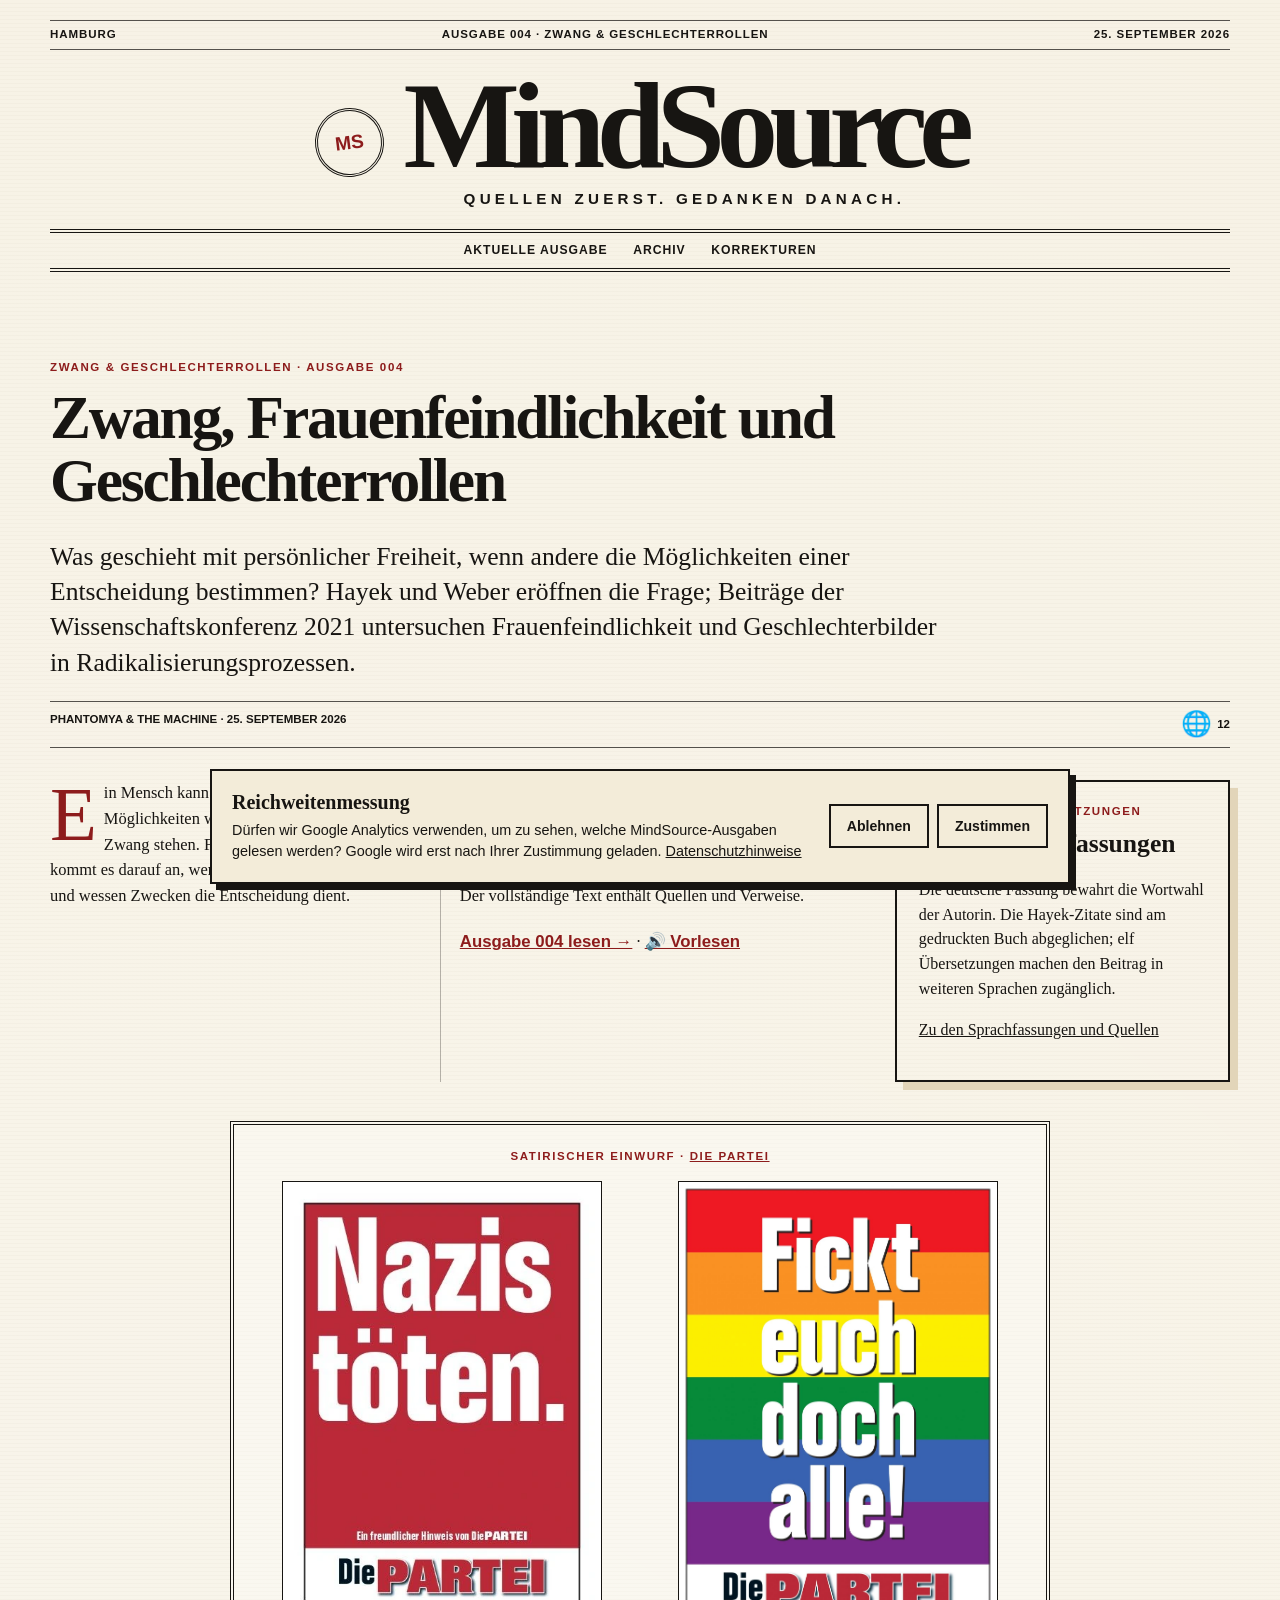
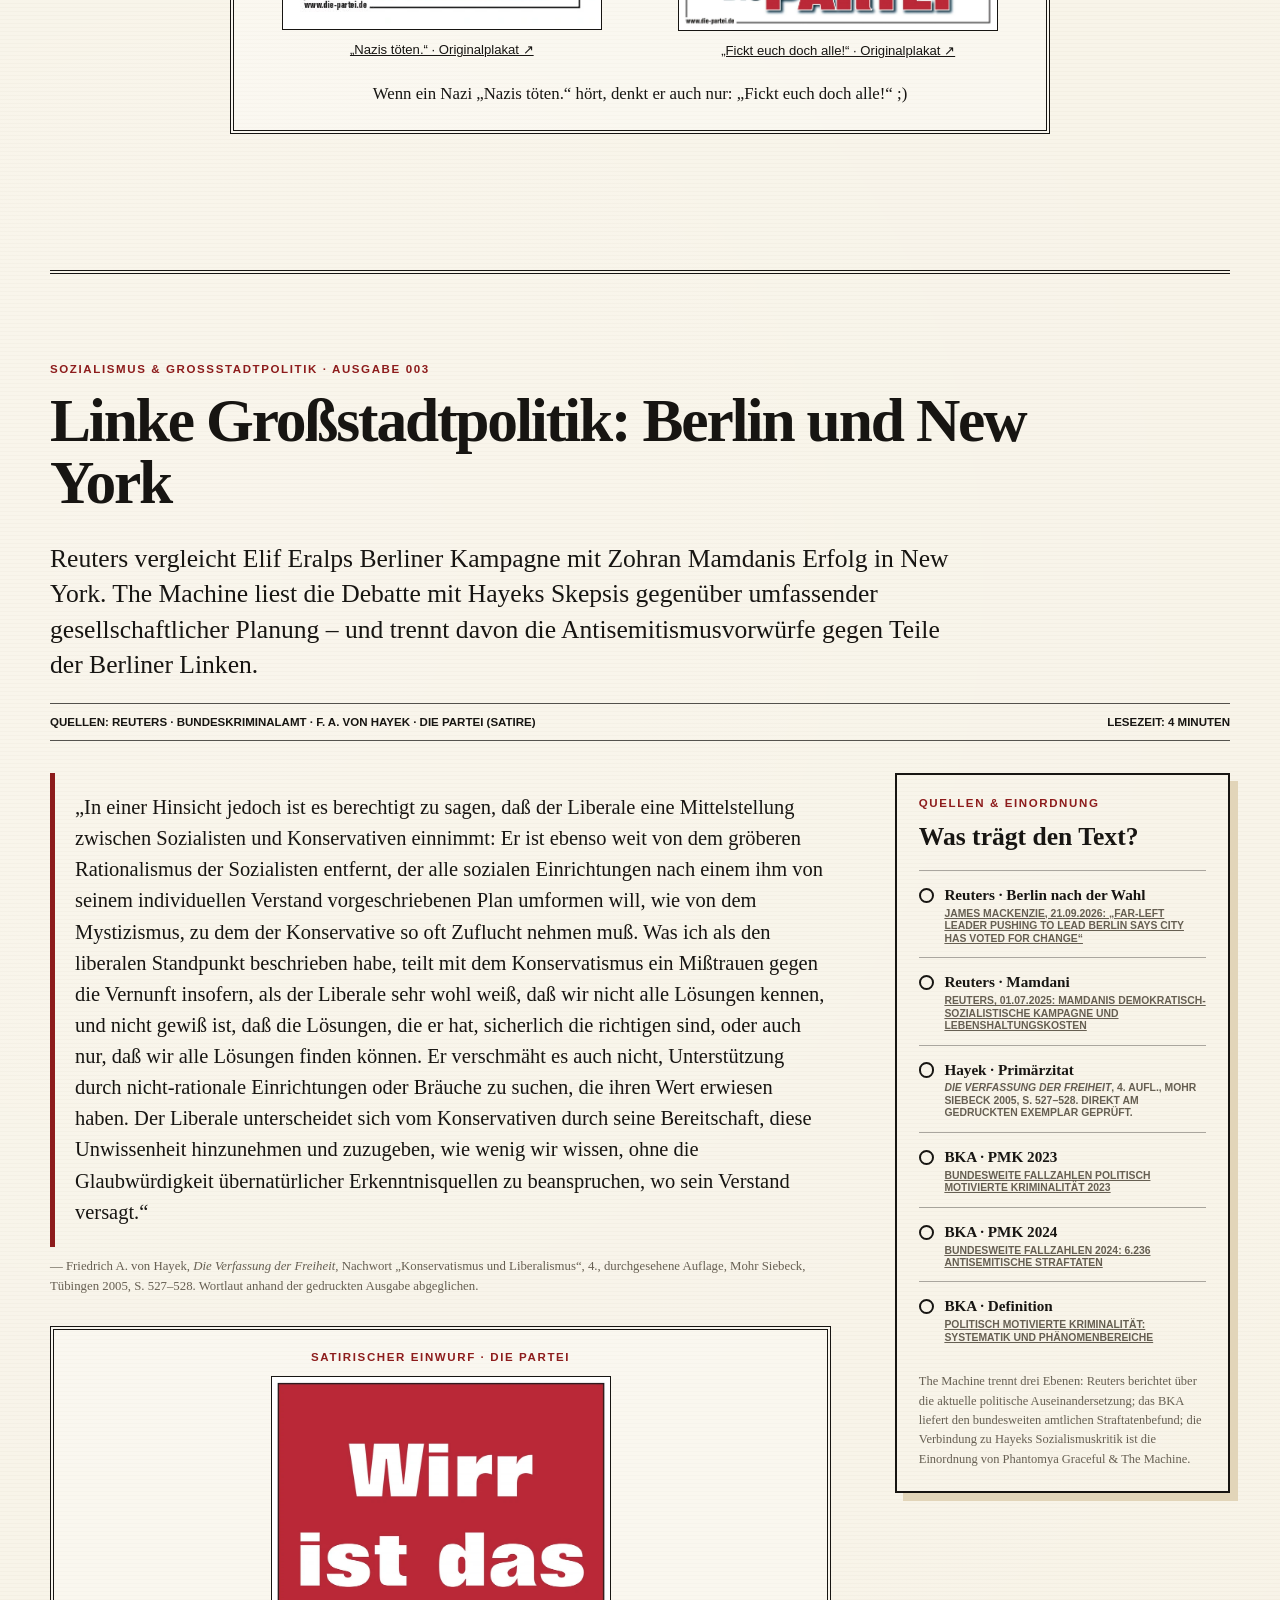
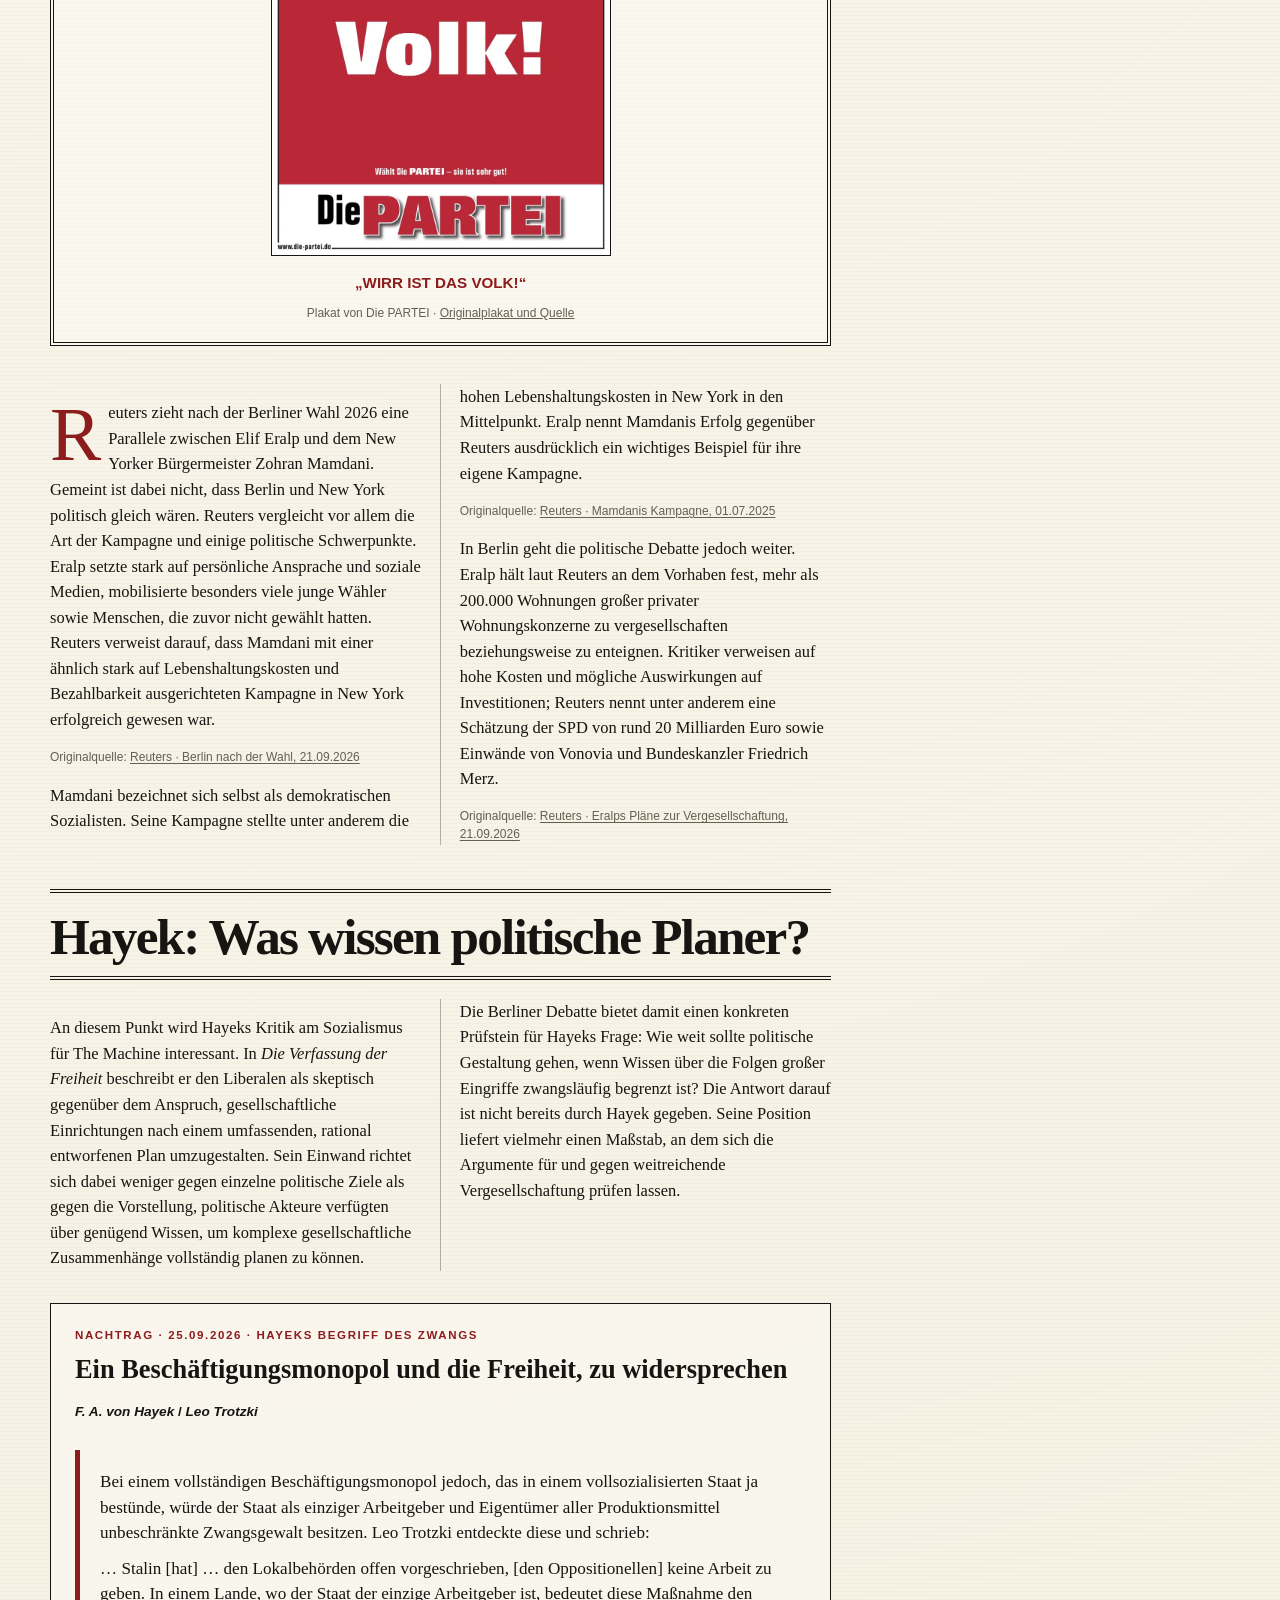
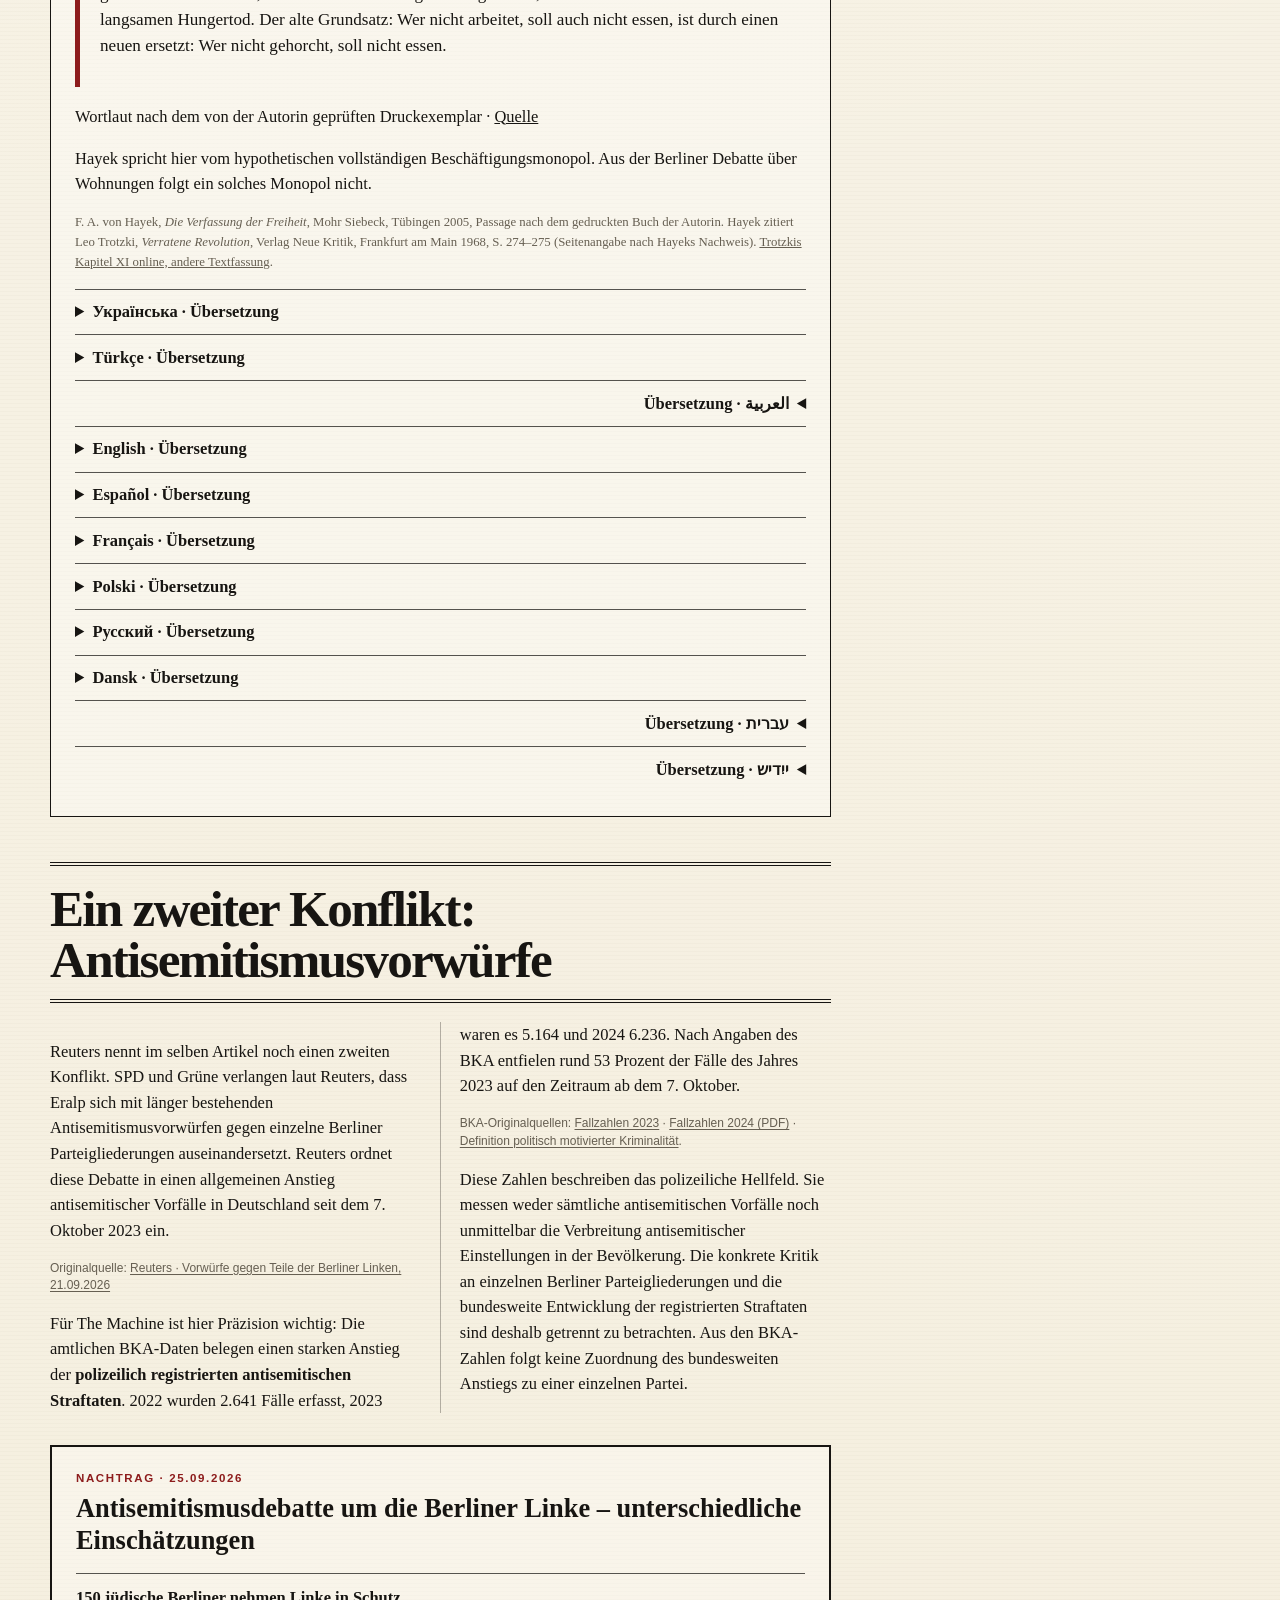
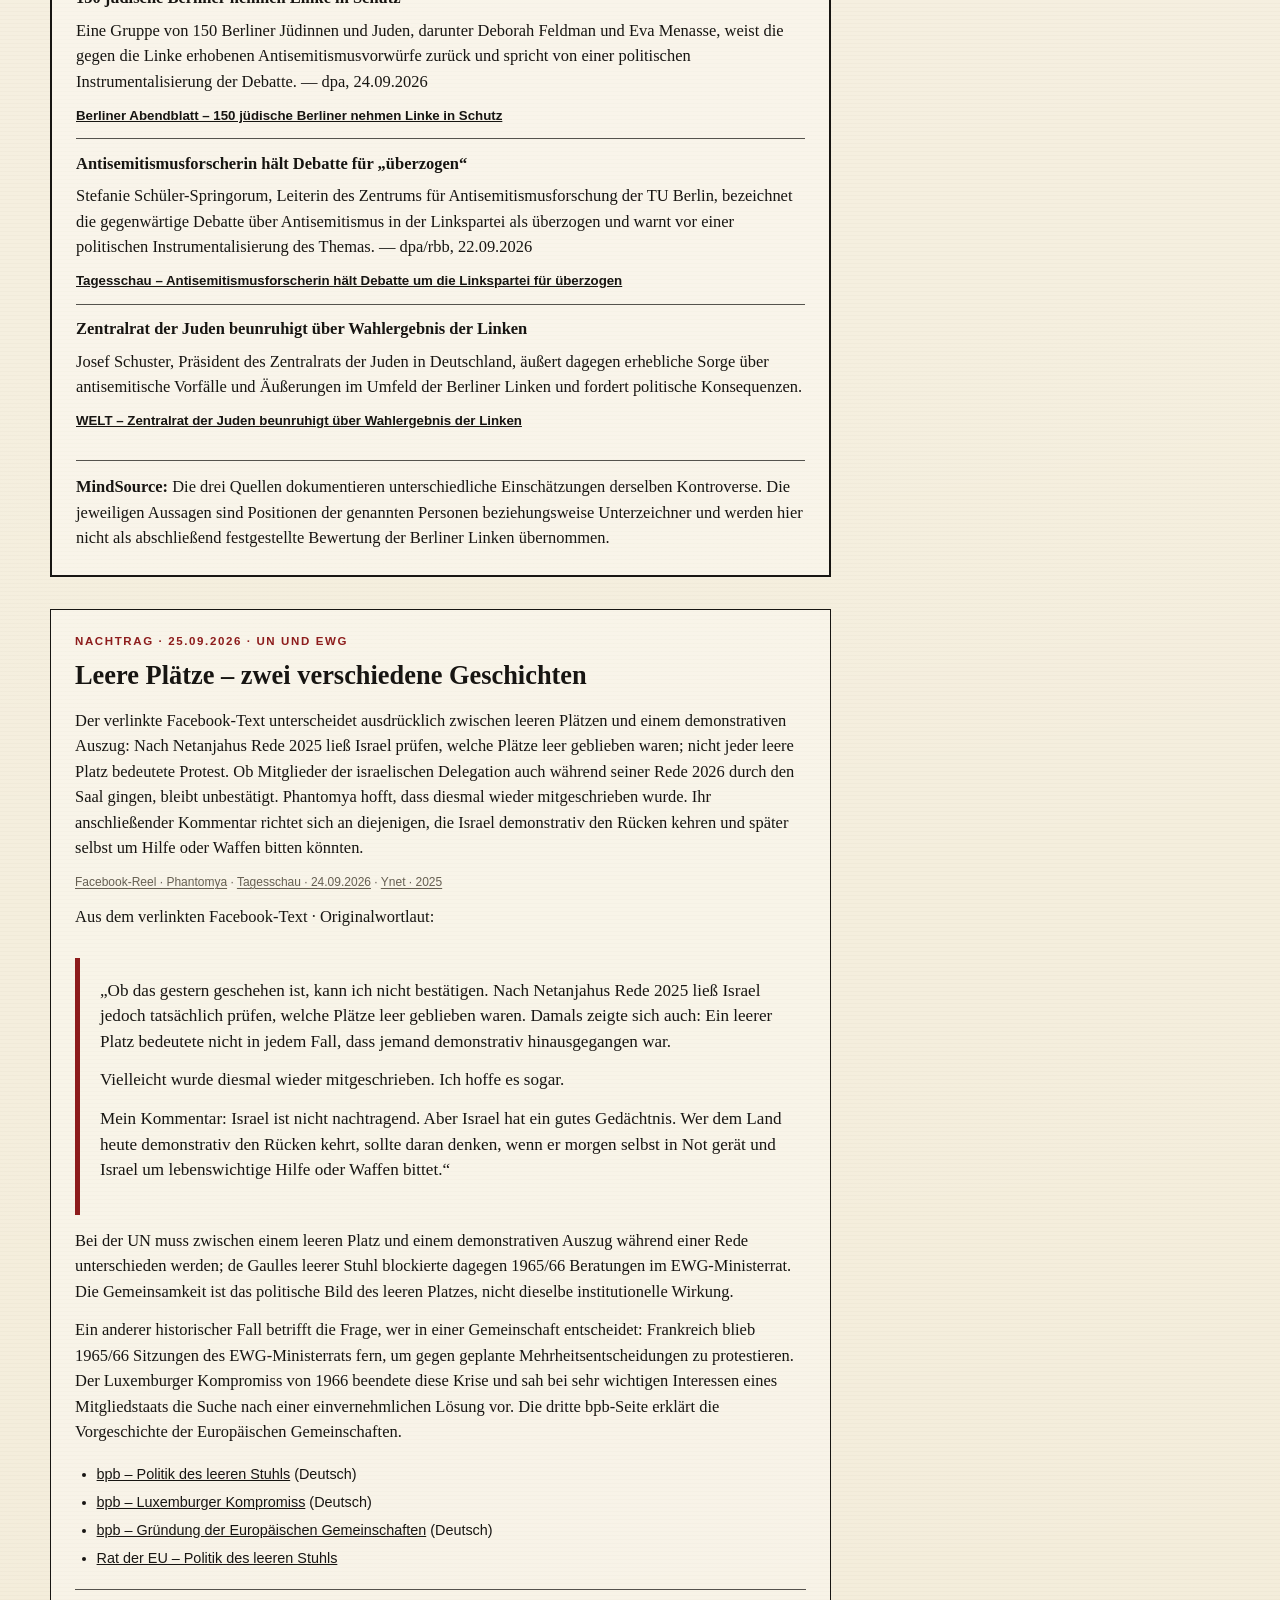
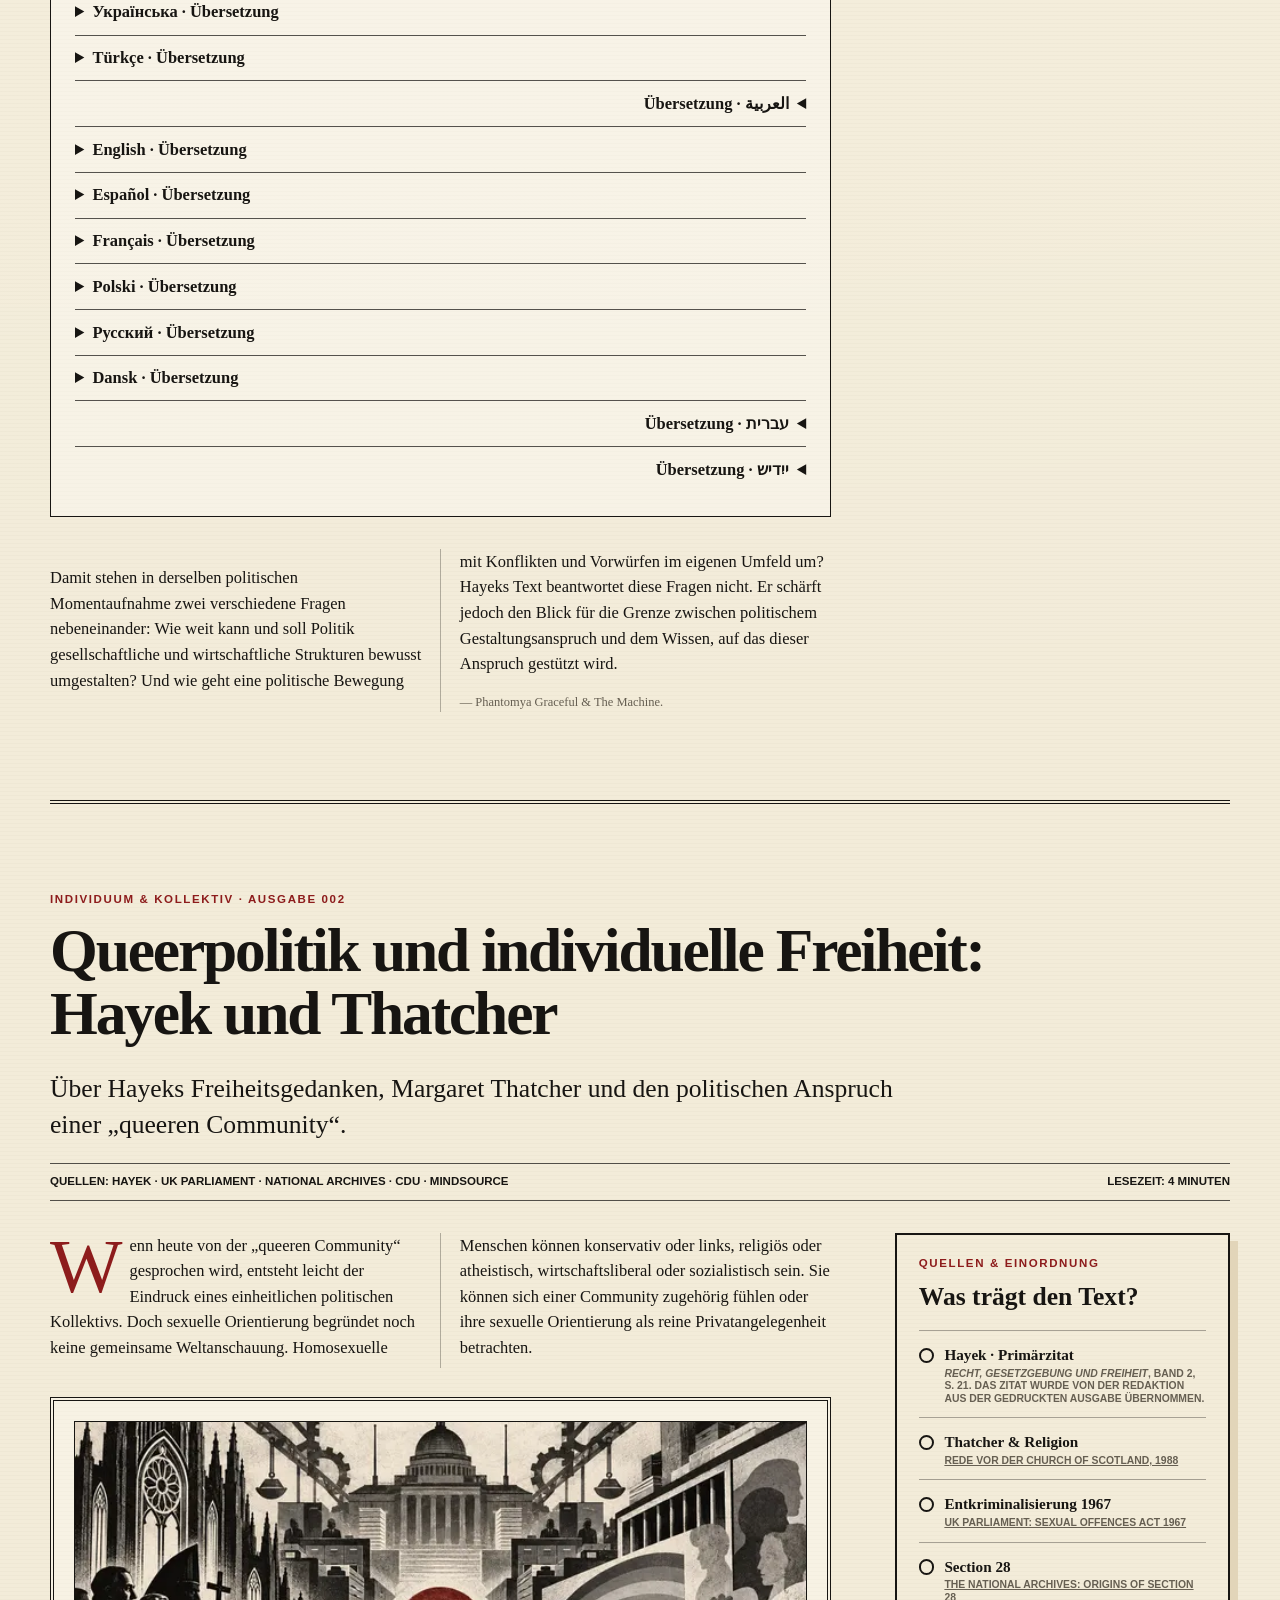
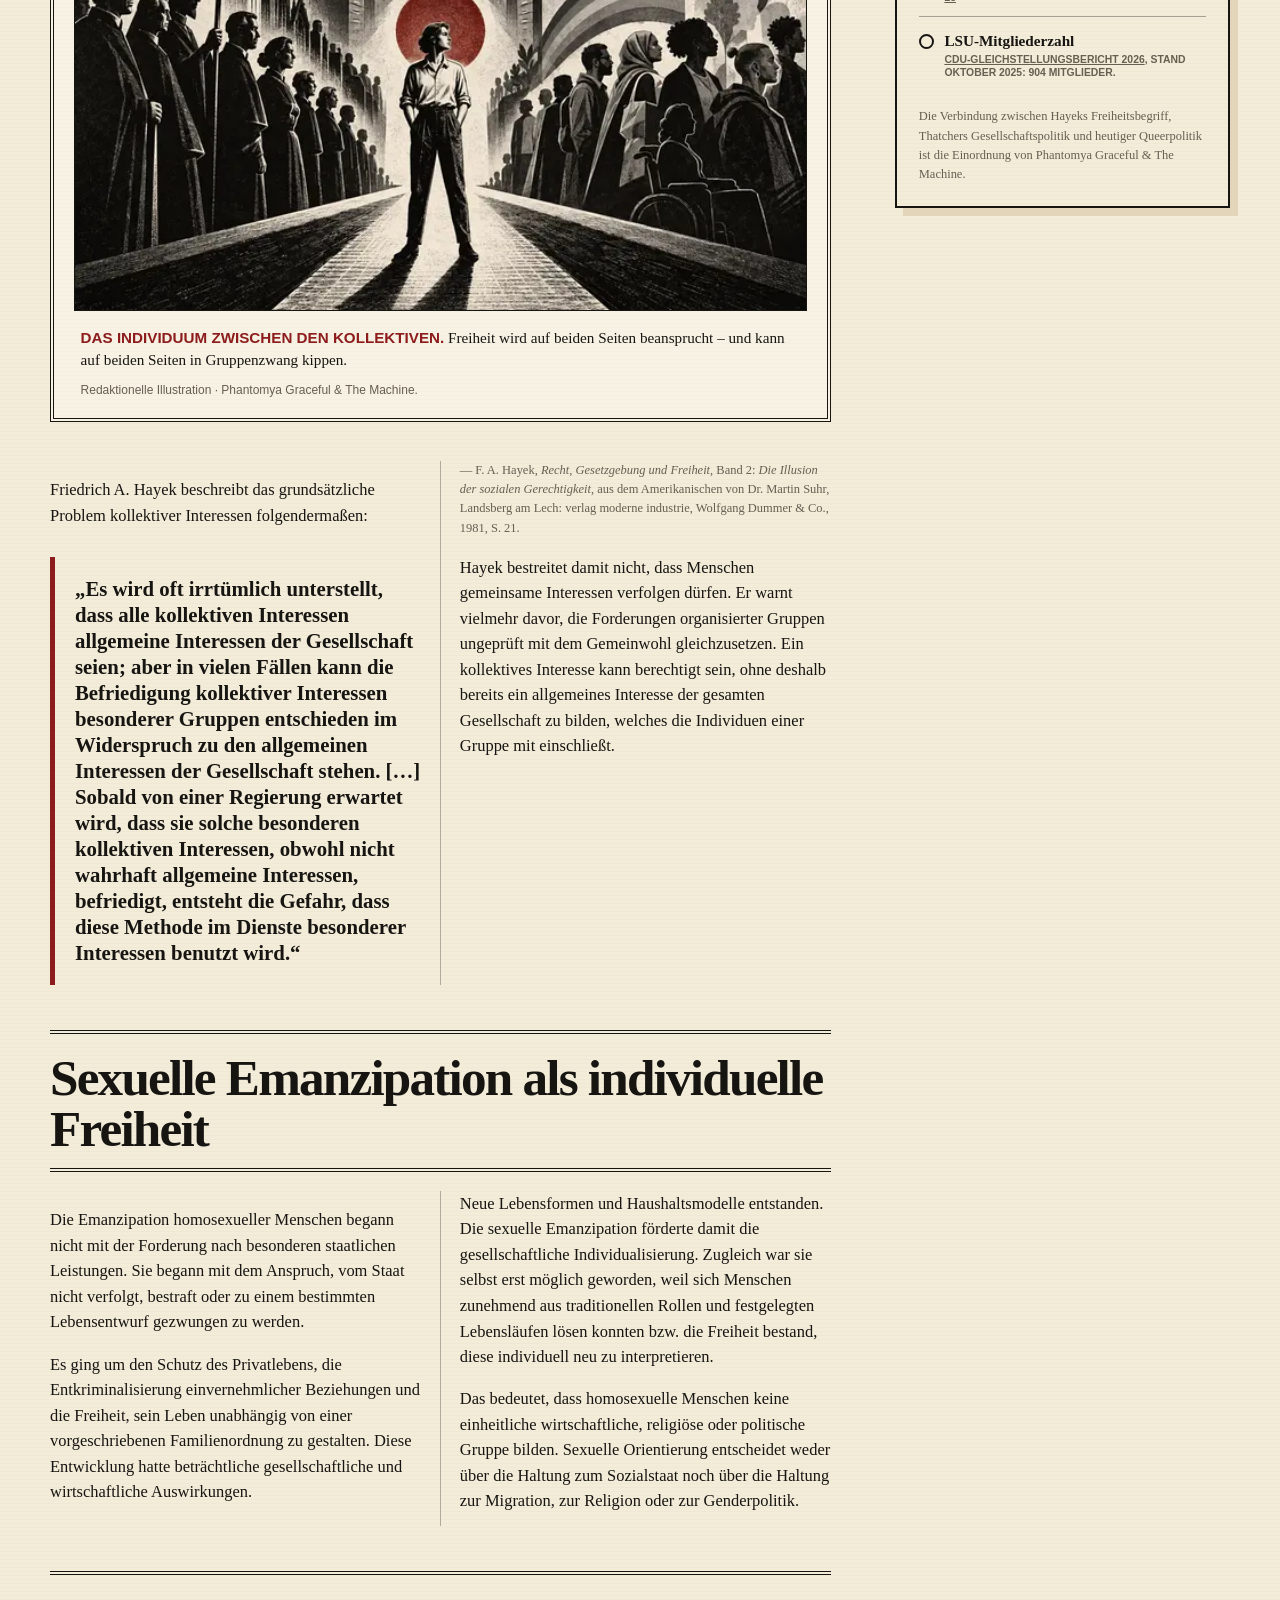
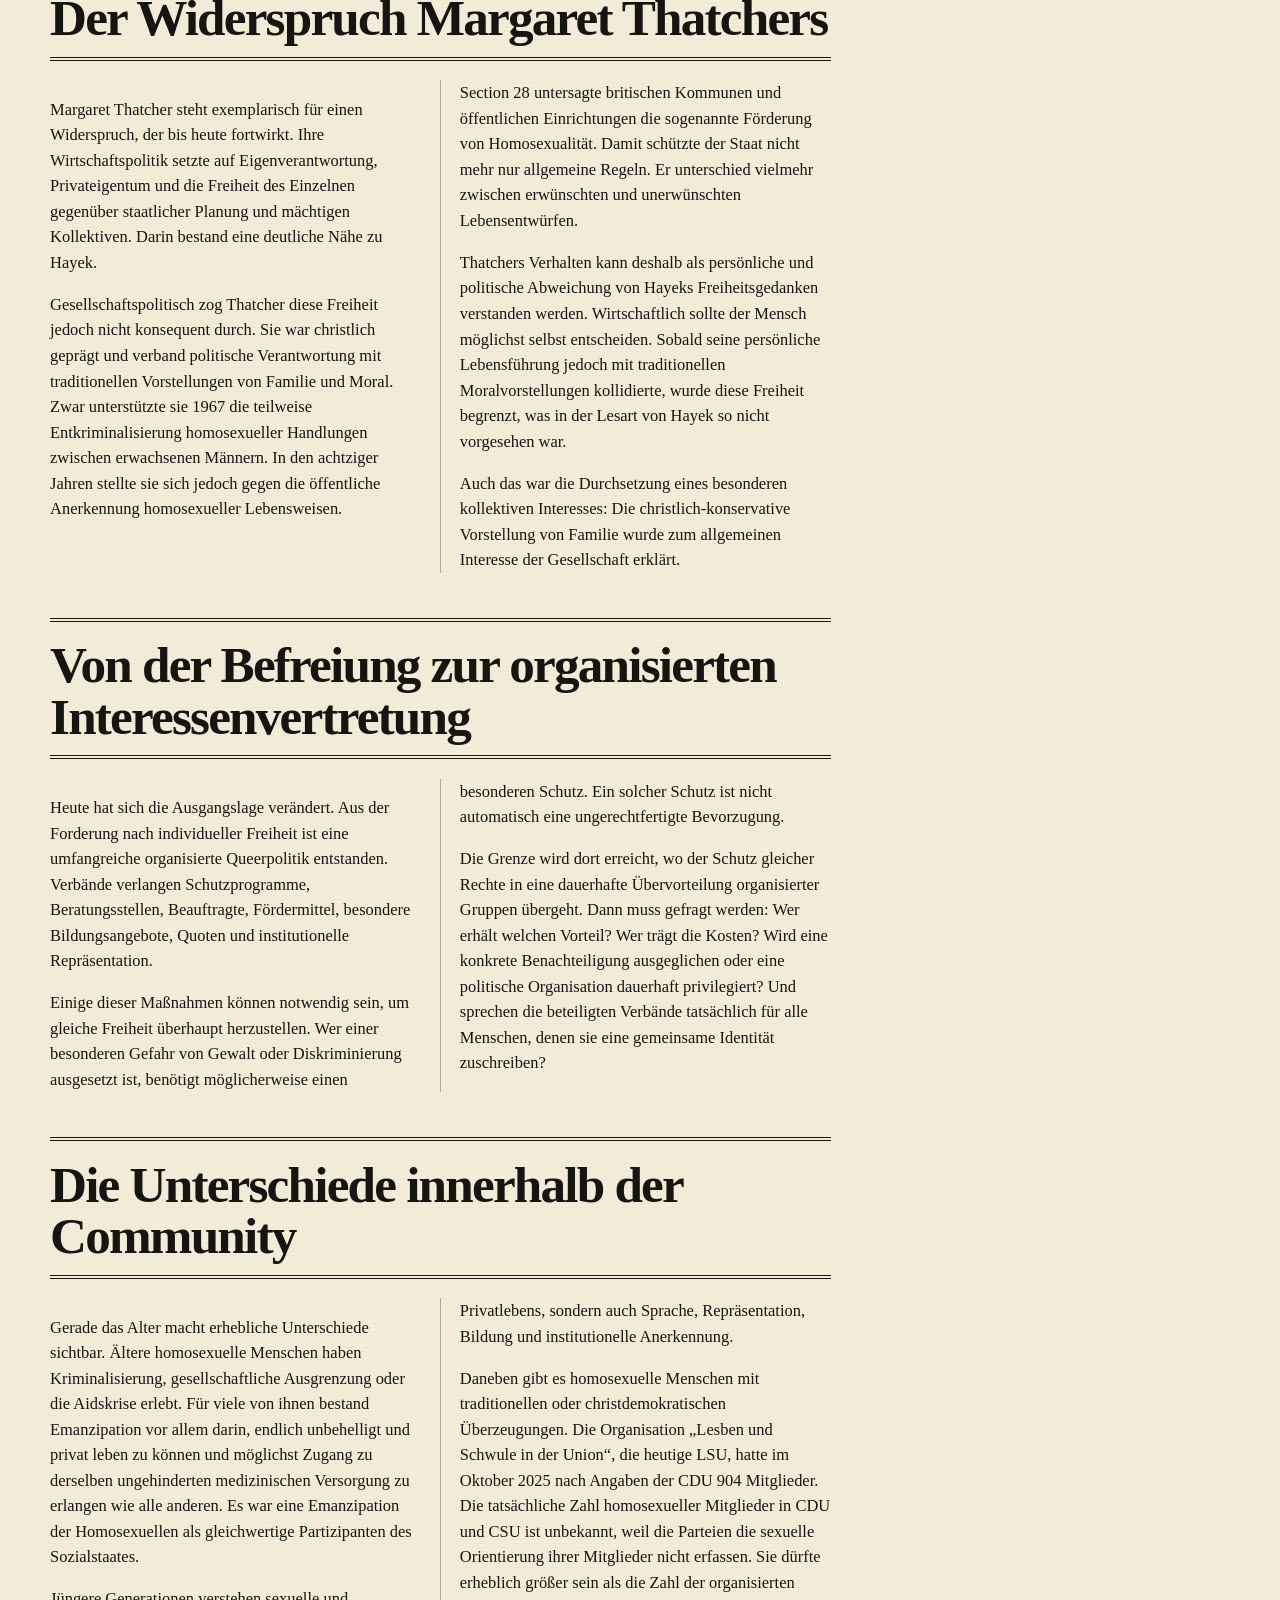
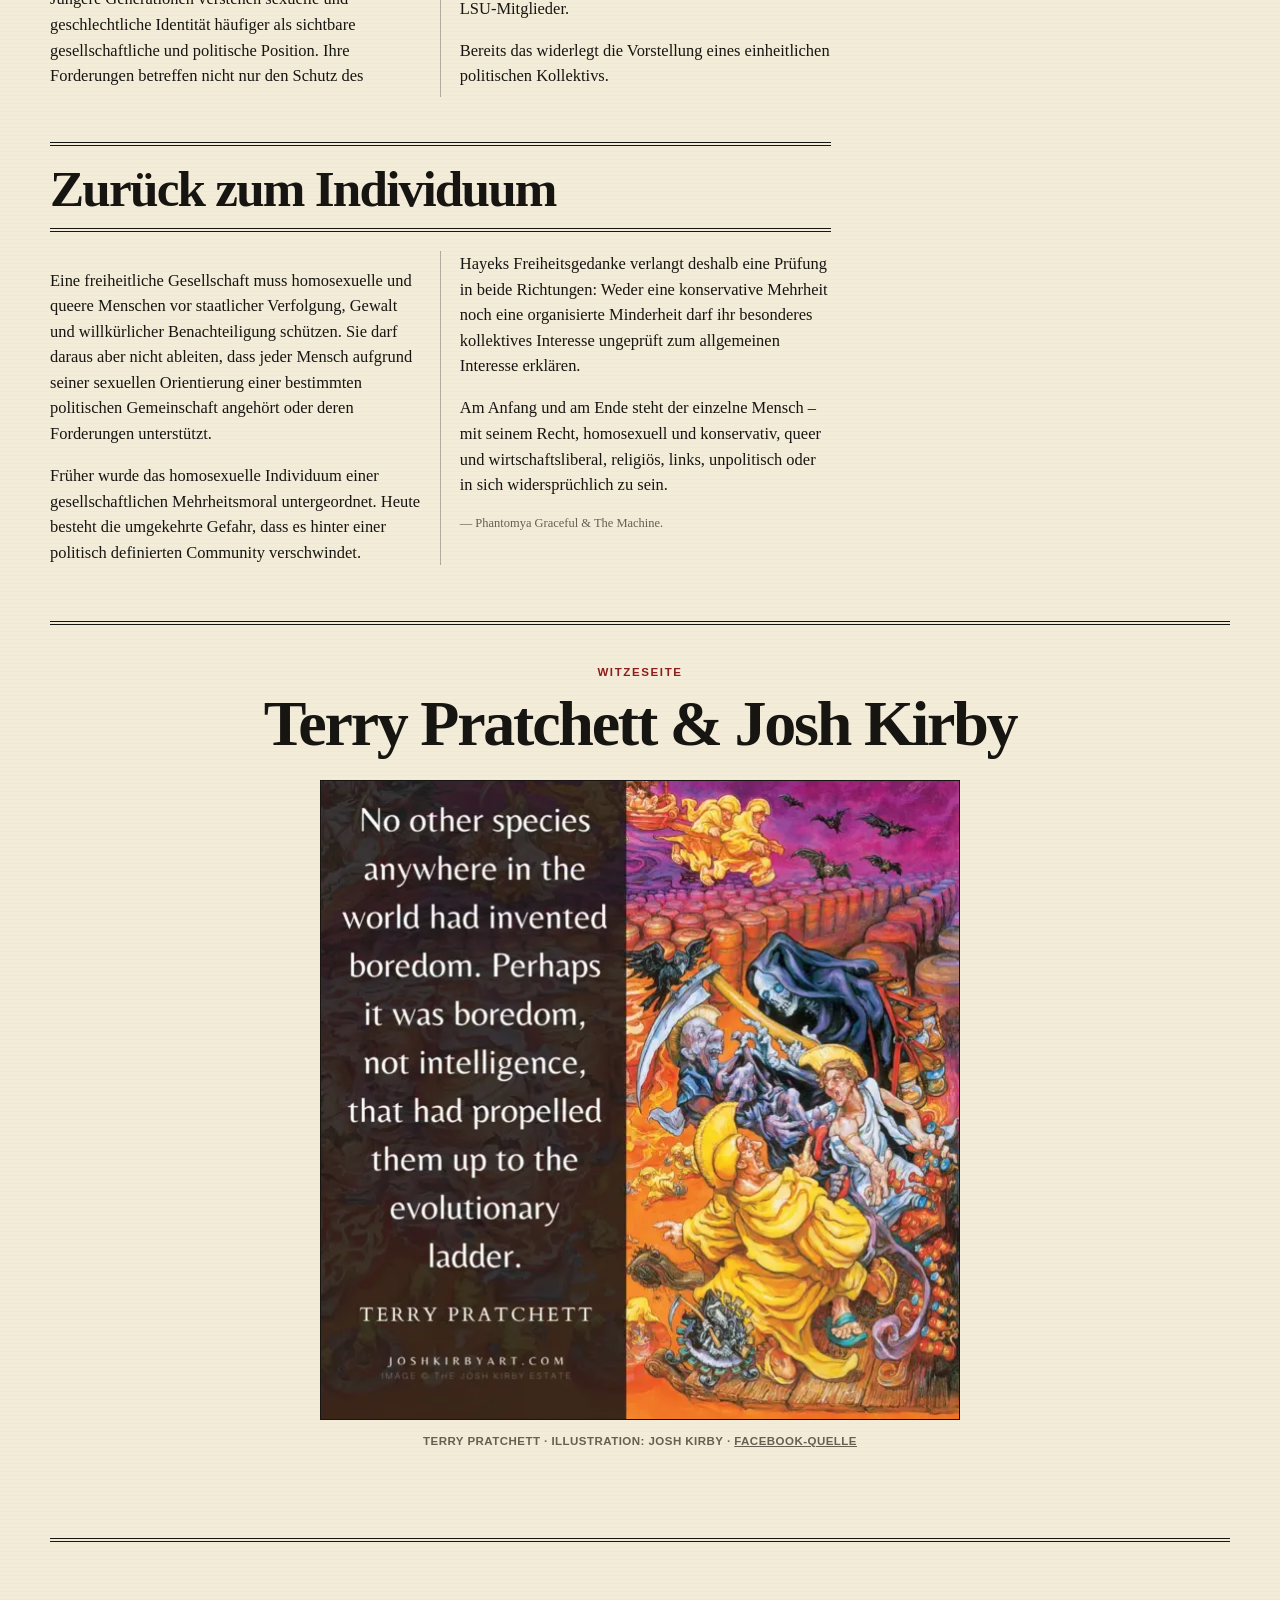
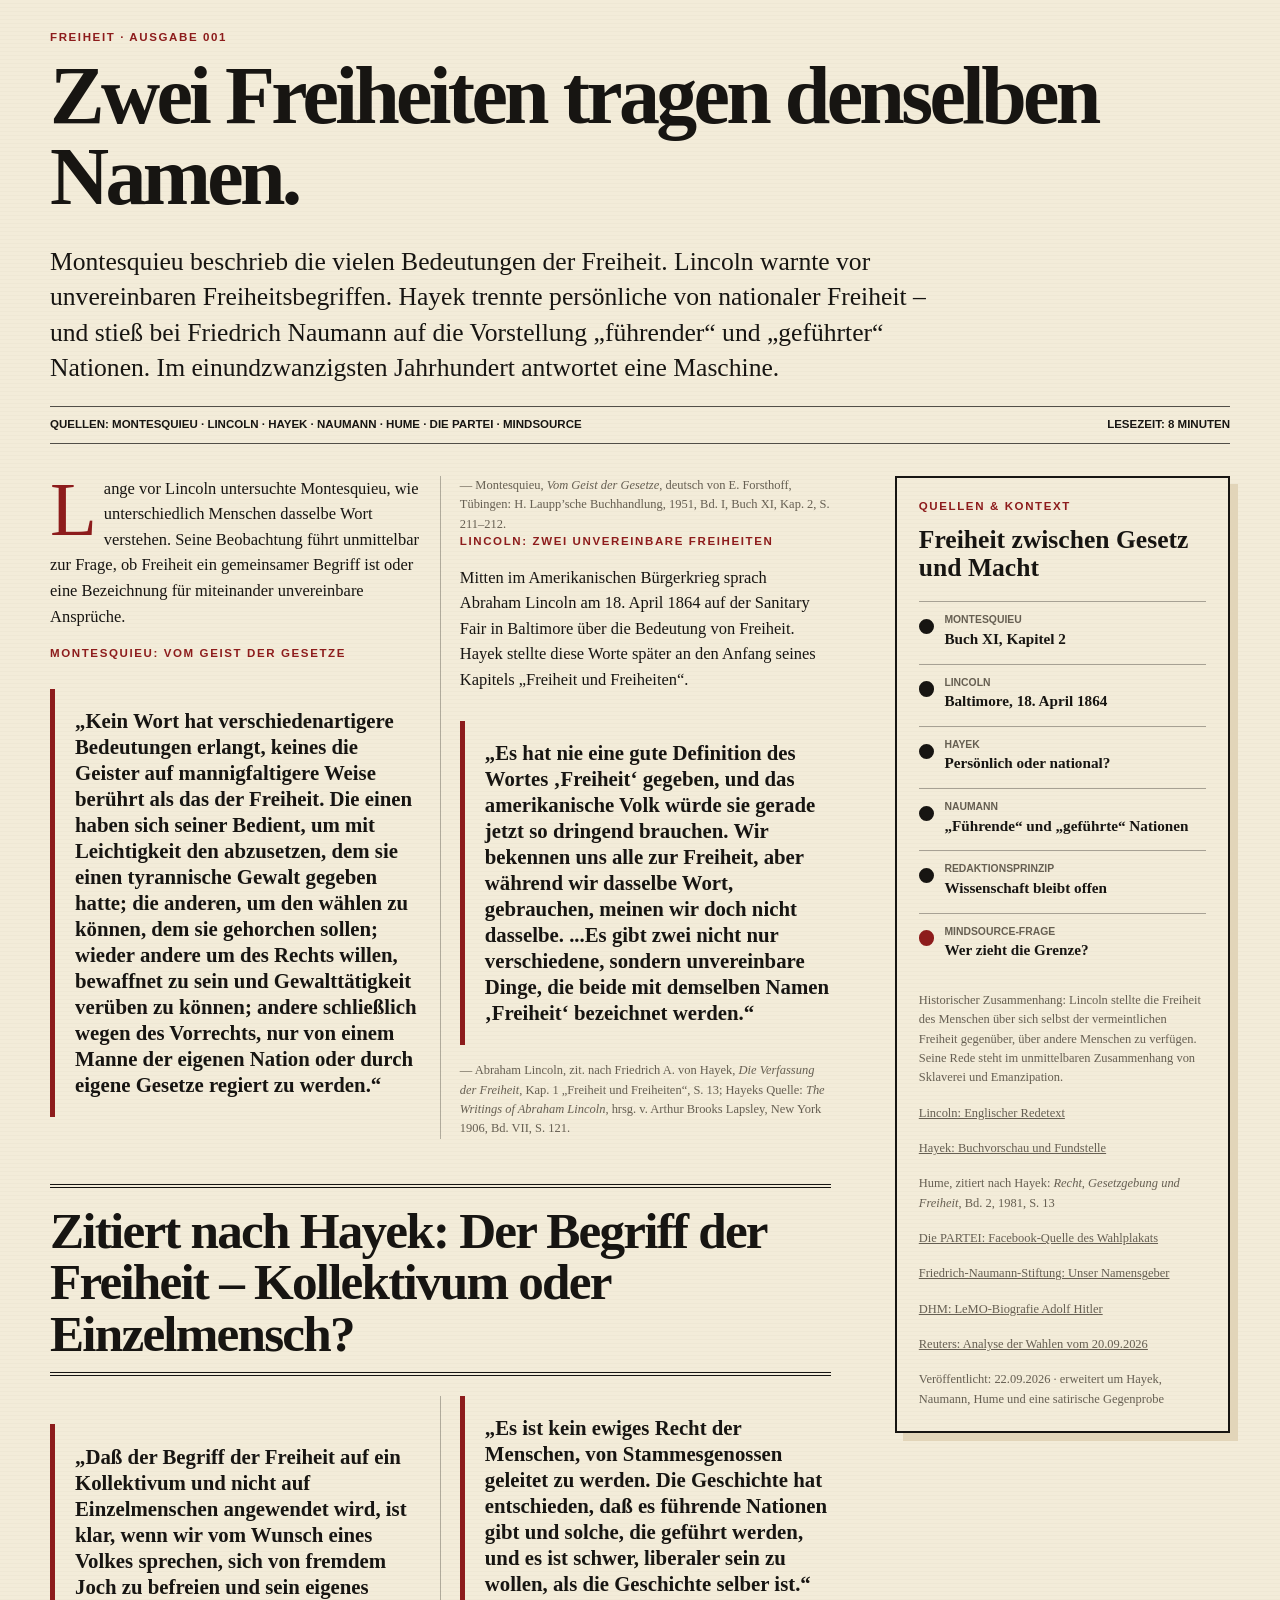
<file: index.html>
<!doctype html>
<html lang="de">
<head>
  <meta charset="utf-8">
  <meta name="viewport" content="width=device-width, initial-scale=1">
  <meta name="description" content="MindSource verfolgt Geschichten quellenbasiert – mit getrennten Ebenen für Quelle, gesicherten Stand und Einordnung.">
  <meta name="build" content="2026-09-25-issue-004-posters">
  <title>MindSource — Quellen. Stand. Einordnung.</title>
  <link rel="stylesheet" href="style.css?v=20260925-audio-nav">
  <meta name="analytics-consent" content="opt-in">
</head>
<body>
  <a class="skip-link" href="#inhalt">Zum Inhalt</a>

  <header class="masthead">
    <div class="utility-line">
      <span>Hamburg</span>
      <span>Ausgabe 004 · Zwang &amp; Geschlechterrollen</span>
      <span>25. September 2026</span>
    </div>

    <div class="brand-row">
      <p class="edition-mark" aria-hidden="true">MS</p>
      <div>
        <h1>MindSource</h1>
        <p class="claim">Quellen zuerst. Gedanken danach.</p>
      </div>
    </div>

    <nav aria-label="Hauptnavigation">
      <a href="#ausgabe004">Aktuelle Ausgabe</a>
      <a href="#archiv">Archiv</a>
      <a href="#korrekturen">Korrekturen</a>
    </nav>
  </header>

  <main id="inhalt">

    <section class="front-page" id="ausgabe004" aria-labelledby="issue-004-home-title">
      <p class="eyebrow">Zwang &amp; Geschlechterrollen · Ausgabe 004</p>
      <h2 id="issue-004-home-title">Zwang, Frauenfeindlichkeit und Geschlechterrollen</h2>
      <p class="standfirst">Was geschieht mit persönlicher Freiheit, wenn andere die Möglichkeiten einer Entscheidung bestimmen? Hayek und Weber eröffnen die Frage; Beiträge der Wissenschaftskonferenz 2021 untersuchen Frauenfeindlichkeit und Geschlechterbilder in Radikalisierungsprozessen.</p>
      <div class="byline"><span>Phantomya &amp; The Machine · 25. September 2026</span><a class="language-indicator" href="ausgabe-004.html#sprachen" aria-label="Sprachauswahl / Choose language" title="Sprachauswahl / Choose language"><span class="language-indicator__globe" aria-hidden="true">🌐</span><span class="language-indicator__count" aria-hidden="true">12</span></a></div>
      <div class="newspaper-grid">
        <article class="lead-copy">
          <p class="dropcap">Ein Mensch kann zwischen mehreren Möglichkeiten wählen und dennoch unter Zwang stehen. Für Friedrich August von Hayek kommt es darauf an, wer diese Möglichkeiten bestimmt und wessen Zwecken die Entscheidung dient.</p>
          <p>Der Beitrag verfolgt diese Frage anhand von Hayeks Zwangsbegriff, Webers Unterscheidung zwischen Macht und Herrschaft sowie zwei Texten aus dem Tagungsband des Bundesamtes für Verfassungsschutz. Der vollständige Text enthält Quellen und Verweise.</p>
          <p><a class="issue-read-link" href="ausgabe-004.html">Ausgabe 004 lesen →</a> · <a class="issue-read-link" href="ausgabe-004.html#vorlesen">🔊 Vorlesen</a></p>
        </article>
        <aside class="tracker" aria-labelledby="issue-004-sources-title">
          <p class="eyebrow">Originale &amp; Übersetzungen</p>
          <h3 id="issue-004-sources-title">Zwölf Sprachfassungen</h3>
          <p>Die deutsche Fassung bewahrt die Wortwahl der Autorin. Die Hayek-Zitate sind am gedruckten Buch abgeglichen; elf Übersetzungen machen den Beitrag in weiteren Sprachen zugänglich.</p>
          <p><a href="ausgabe-004.html#sprachen">Zu den Sprachfassungen und Quellen</a></p>
        </aside>
      </div>
      <aside class="poster-duo" aria-label="Satirischer Einwurf von Die PARTEI">
        <p class="section-label">Satirischer Einwurf · <a href="https://www.die-partei.de/" target="_blank" rel="noopener noreferrer">Die PARTEI</a></p>
        <div class="poster-duo__grid">
          <figure>
            <a href="https://www.parteibedarf.de/A1-Nazis-toeten./SW10112" target="_blank" rel="noopener noreferrer" aria-label="Originalplakat Nazis töten im PARTEI-Shop öffnen"><img src="assets/nazis-toeten.webp" width="449" height="632" loading="lazy" alt="Rotes Plakat der PARTEI mit dem Text: Nazis töten. Darunter: Ein freundlicher Hinweis von Die PARTEI."></a>
            <figcaption><a href="https://www.parteibedarf.de/A1-Nazis-toeten./SW10112" target="_blank" rel="noopener noreferrer">„Nazis töten.“ · Originalplakat ↗</a></figcaption>
          </figure>
          <figure>
            <a href="https://www.parteibedarf.de/Fickt-euch-doch-alle-DINA1/SW10115" target="_blank" rel="noopener noreferrer" aria-label="Originalplakat Fickt euch doch alle im PARTEI-Shop öffnen"><img src="assets/fickt-euch-doch-alle.webp" width="1362" height="1920" loading="lazy" alt="Regenbogenfarbenes Plakat der PARTEI mit dem Text: Fickt euch doch alle!"></a>
            <figcaption><a href="https://www.parteibedarf.de/Fickt-euch-doch-alle-DINA1/SW10115" target="_blank" rel="noopener noreferrer">„Fickt euch doch alle!“ · Originalplakat ↗</a></figcaption>
          </figure>
        </div>
        <p class="poster-duo__line">Wenn ein Nazi „Nazis töten.“ hört, denkt er auch nur: „Fickt euch doch alle!“ ;)</p>
      </aside>
    </section>

    <section class="front-page archived-issue" id="ausgabe003" aria-labelledby="lead-title">
      <p class="eyebrow">Sozialismus &amp; Großstadtpolitik · Ausgabe 003</p>
      <h2 id="lead-title">Linke Großstadtpolitik: Berlin und New York</h2>
      <p class="standfirst">Reuters vergleicht Elif Eralps Berliner Kampagne mit Zohran Mamdanis Erfolg in New York. The Machine liest die Debatte mit Hayeks Skepsis gegenüber umfassender gesellschaftlicher Planung – und trennt davon die Antisemitismusvorwürfe gegen Teile der Berliner Linken.</p>

      <div class="byline">
        <span>Quellen: Reuters · Bundeskriminalamt · F. A. von Hayek · Die PARTEI (Satire)</span>
        <span>Lesezeit: 4 Minuten</span>
      </div>

      <div class="newspaper-grid">
        <article class="lead-copy">
          <blockquote class="source-epigraph">„In einer Hinsicht jedoch ist es berechtigt zu sagen, daß der Liberale eine Mittelstellung zwischen Sozialisten und Konservativen einnimmt: Er ist ebenso weit von dem gröberen Rationalismus der Sozialisten entfernt, der alle sozialen Einrichtungen nach einem ihm von seinem individuellen Verstand vorgeschriebenen Plan umformen will, wie von dem Mystizismus, zu dem der Konservative so oft Zuflucht nehmen muß. Was ich als den liberalen Standpunkt beschrieben habe, teilt mit dem Konservatismus ein Mißtrauen gegen die Vernunft insofern, als der Liberale sehr wohl weiß, daß wir nicht alle Lösungen kennen, und nicht gewiß ist, daß die Lösungen, die er hat, sicherlich die richtigen sind, oder auch nur, daß wir alle Lösungen finden können. Er verschmäht es auch nicht, Unterstützung durch nicht-rationale Einrichtungen oder Bräuche zu suchen, die ihren Wert erwiesen haben. Der Liberale unterscheidet sich vom Konservativen durch seine Bereitschaft, diese Unwissenheit hinzunehmen und zuzugeben, wie wenig wir wissen, ohne die Glaubwürdigkeit übernatürlicher Erkenntnisquellen zu beanspruchen, wo sein Verstand versagt.“</blockquote>
          <p class="source-credit">— Friedrich A. von Hayek, <em>Die Verfassung der Freiheit</em>, Nachwort „Konservatismus und Liberalismus“, 4., durchgesehene Auflage, Mohr Siebeck, Tübingen 2005, S. 527–528. Wortlaut anhand der gedruckten Ausgabe abgeglichen.</p>

          <figure class="satire-figure poster-figure">
            <p class="section-label">Satirischer Einwurf · Die PARTEI</p>
            <a href="https://www.parteibedarf.de/Wirr-ist-das-Volk-A1/SW10106" target="_blank" rel="noopener noreferrer" aria-label="Originalplakat Wirr ist das Volk von Die PARTEI öffnen">
              <img src="assets/wirr-ist-das-volk.webp" alt="Rotes Wahlplakat der Partei Die PARTEI mit der Aufschrift: Wirr ist das Volk!" width="900" height="1273" loading="lazy">
            </a>
            <figcaption><strong>„Wirr ist das Volk!“</strong><span>Plakat von Die PARTEI · <a href="https://www.parteibedarf.de/Wirr-ist-das-Volk-A1/SW10106" target="_blank" rel="noopener noreferrer">Originalplakat und Quelle</a></span></figcaption>
          </figure>

          <p class="dropcap">Reuters zieht nach der Berliner Wahl 2026 eine Parallele zwischen Elif Eralp und dem New Yorker Bürgermeister Zohran Mamdani. Gemeint ist dabei nicht, dass Berlin und New York politisch gleich wären. Reuters vergleicht vor allem die Art der Kampagne und einige politische Schwerpunkte. Eralp setzte stark auf persönliche Ansprache und soziale Medien, mobilisierte besonders viele junge Wähler sowie Menschen, die zuvor nicht gewählt hatten. Reuters verweist darauf, dass Mamdani mit einer ähnlich stark auf Lebenshaltungskosten und Bezahlbarkeit ausgerichteten Kampagne in New York erfolgreich gewesen war.</p>
          <p class="source-link">Originalquelle: <a href="https://www.reuters.com/world/far-left-leader-pushing-lead-berlin-says-city-has-voted-change-2026-09-21/" target="_blank" rel="noopener noreferrer">Reuters · Berlin nach der Wahl, 21.09.2026</a></p>

          <p>Mamdani bezeichnet sich selbst als demokratischen Sozialisten. Seine Kampagne stellte unter anderem die hohen Lebenshaltungskosten in New York in den Mittelpunkt. Eralp nennt Mamdanis Erfolg gegenüber Reuters ausdrücklich ein wichtiges Beispiel für ihre eigene Kampagne.</p>
          <p class="source-link">Originalquelle: <a href="https://www.reuters.com/world/us/mamdani-officially-secures-nomination-new-york-city-mayor-2025-07-01/" target="_blank" rel="noopener noreferrer">Reuters · Mamdanis Kampagne, 01.07.2025</a></p>

          <p>In Berlin geht die politische Debatte jedoch weiter. Eralp hält laut Reuters an dem Vorhaben fest, mehr als 200.000 Wohnungen großer privater Wohnungskonzerne zu vergesellschaften beziehungsweise zu enteignen. Kritiker verweisen auf hohe Kosten und mögliche Auswirkungen auf Investitionen; Reuters nennt unter anderem eine Schätzung der SPD von rund 20 Milliarden Euro sowie Einwände von Vonovia und Bundeskanzler Friedrich Merz.</p>
          <p class="source-link">Originalquelle: <a href="https://www.reuters.com/world/far-left-leader-pushing-lead-berlin-says-city-has-voted-change-2026-09-21/" target="_blank" rel="noopener noreferrer">Reuters · Eralps Pläne zur Vergesellschaftung, 21.09.2026</a></p>

          <h3 class="article-break">Hayek: Was wissen politische Planer?</h3>

          <p>An diesem Punkt wird Hayeks Kritik am Sozialismus für The Machine interessant. In <em>Die Verfassung der Freiheit</em> beschreibt er den Liberalen als skeptisch gegenüber dem Anspruch, gesellschaftliche Einrichtungen nach einem umfassenden, rational entworfenen Plan umzugestalten. Sein Einwand richtet sich dabei weniger gegen einzelne politische Ziele als gegen die Vorstellung, politische Akteure verfügten über genügend Wissen, um komplexe gesellschaftliche Zusammenhänge vollständig planen zu können.</p>

          <p>Die Berliner Debatte bietet damit einen konkreten Prüfstein für Hayeks Frage: Wie weit sollte politische Gestaltung gehen, wenn Wissen über die Folgen großer Eingriffe zwangsläufig begrenzt ist? Die Antwort darauf ist nicht bereits durch Hayek gegeben. Seine Position liefert vielmehr einen Maßstab, an dem sich die Argumente für und gegen weitreichende Vergesellschaftung prüfen lassen.</p>

          <aside class="historical-note" id="trotzki-003" aria-labelledby="trotzki-003-title">
            <p class="section-label">Nachtrag · 25.09.2026 · Hayeks Begriff des Zwangs</p>
            <h4 id="trotzki-003-title">Ein Beschäftigungsmonopol und die Freiheit, zu widersprechen</h4>
            <div class="trotzki-passage" lang="de">
              <p class="quote-attribution"><cite>F. A. von Hayek</cite> / <cite>Leo Trotzki</cite></p>
              <blockquote><p>Bei einem vollständigen Beschäftigungsmonopol jedoch, das in einem vollsozialisierten Staat ja bestünde, würde der Staat als einziger Arbeitgeber und Eigentümer aller Produktionsmittel unbeschränkte Zwangsgewalt besitzen. Leo Trotzki entdeckte diese und schrieb:</p><p>… Stalin [hat] … den Lokalbehörden offen vorgeschrieben, [den Oppositionellen] keine Arbeit zu geben. In einem Lande, wo der Staat der einzige Arbeitgeber ist, bedeutet diese Maßnahme den langsamen Hungertod. Der alte Grundsatz: Wer nicht arbeitet, soll auch nicht essen, ist durch einen neuen ersetzt: Wer nicht gehorcht, soll nicht essen.</p></blockquote>
              <p class="source-line">Wortlaut nach dem von der Autorin geprüften Druckexemplar · <a href="#trotzki-003-quelle">Quelle</a></p>
            </div>            <p>Hayek spricht hier vom hypothetischen vollständigen Beschäftigungsmonopol. Aus der Berliner Debatte über Wohnungen folgt ein solches Monopol nicht.</p>
            <p class="source-credit" id="trotzki-003-quelle">F. A. von Hayek, <em>Die Verfassung der Freiheit</em>, Mohr Siebeck, Tübingen 2005, Passage nach dem gedruckten Buch der Autorin. Hayek zitiert Leo Trotzki, <em>Verratene Revolution</em>, Verlag Neue Kritik, Frankfurt am Main 1968, S. 274–275 (Seitenangabe nach Hayeks Nachweis). <a href="https://www.marxists.org/deutsch/archiv/trotzki/1936/verrev/kap11.htm" target="_blank" rel="noopener noreferrer">Trotzkis Kapitel XI online, andere Textfassung</a>.</p>
            <div class="quote-translations" aria-label="Übersetzungen der Passage">
              <details lang="uk"><summary>Українська · Übersetzung</summary>
                <div class="trotzki-passage" lang="uk">
                  <p class="quote-attribution"><cite>F. A. von Hayek</cite> / <cite>Leo Trotzki</cite></p>
                  <blockquote><p>Однак за повної монополії на зайнятість, яка існувала б у цілком соціалізованій державі, держава як єдиний роботодавець і власник усіх засобів виробництва мала б необмежену владу примусу. Лев Троцький усвідомив це і писав:</p><p>… Сталін [дав] … місцевій владі відкритий наказ не давати [опозиціонерам] роботи. У країні, де держава є єдиним роботодавцем, цей захід означає повільну голодну смерть. Старий принцип: «хто не працює, той не їсть» замінив новий: «хто не кориться, той не їсть».</p></blockquote>
                  <p class="source-line">Переклад із німецької версії, звіреної авторкою з друкованою книгою · <a href="#trotzki-003-quelle">Quelle</a></p>
                </div>
              </details>
              <details lang="tr"><summary>Türkçe · Übersetzung</summary>
                <div class="trotzki-passage" lang="tr">
                  <p class="quote-attribution"><cite>F. A. von Hayek</cite> / <cite>Leo Trotzki</cite></p>
                  <blockquote><p>Ancak tamamen sosyalleştirilmiş bir devlette söz konusu olacak tam bir istihdam tekeli altında devlet, bütün üretim araçlarının tek işvereni ve sahibi olarak sınırsız bir zorlama gücüne sahip olurdu. Lev Troçki bunu fark etmiş ve şöyle yazmıştı:</p><p>… Stalin … yerel makamlara [muhaliflere] iş vermemelerini açıkça emretti. Devletin tek işveren olduğu bir ülkede bu önlem yavaş yavaş açlıktan ölmek demektir. Eski ilke, “çalışmayan yemek de yemesin”, yerini yeni bir ilkeye bırakmıştır: “itaat etmeyen yemek de yemesin.”</p></blockquote>
                  <p class="source-line">Yazarın basılı kitapla karşılaştırdığı Almanca metinden çeviri · <a href="#trotzki-003-quelle">Quelle</a></p>
                </div>
              </details>
              <details lang="ar" dir="rtl"><summary>العربية · Übersetzung</summary>
                <div class="trotzki-passage" lang="ar" dir="rtl">
                  <p class="quote-attribution"><cite>F. A. von Hayek</cite> / <cite>Leo Trotzki</cite></p>
                  <blockquote><p>لكن في حالة الاحتكار الكامل للتوظيف، الذي قد يوجد في دولة خاضعة للاشتراكية الكاملة، ستملك الدولة، بوصفها ربّ العمل الوحيد والمالكة لجميع وسائل الإنتاج، سلطة إكراه غير محدودة. وقد أدرك ليون تروتسكي ذلك وكتب:</p><p>… أصدر ستالين … تعليمات صريحة للسلطات المحلية بألّا تمنح [المعارضين] عملاً. وفي بلد تكون فيه الدولة ربّ العمل الوحيد، يعني هذا الإجراء الموت البطيء جوعًا. وحلّ محل المبدأ القديم «من لا يعمل لا يأكل» مبدأ جديد: «من لا يطع لا يأكل».</p></blockquote>
                  <p class="source-line">ترجمة عن النص الألماني الذي راجعته المؤلفة على النسخة المطبوعة · <a href="#trotzki-003-quelle">Quelle</a></p>
                </div>
              </details>
              <details lang="en"><summary>English · Übersetzung</summary>
                <div class="trotzki-passage" lang="en">
                  <p class="quote-attribution"><cite>F. A. von Hayek</cite> / <cite>Leo Trotzki</cite></p>
                  <blockquote><p>Under a complete monopoly of employment, however, as would exist in a fully socialized state, the state as the sole employer and owner of all the means of production would have unlimited power of coercion. Leon Trotsky recognized this and wrote:</p><p>… Stalin … openly instructed the local authorities not to give [oppositionists] work. In a country where the state is the sole employer, this measure means a slow death by starvation. The old principle, “who does not work shall not eat,” has been replaced by a new one: “who does not obey shall not eat.”</p></blockquote>
                  <p class="source-line">Translation from the German passage checked by the author against her printed copy · <a href="#trotzki-003-quelle">Quelle</a></p>
                </div>
              </details>
              <details lang="es"><summary>Español · Übersetzung</summary>
                <div class="trotzki-passage" lang="es">
                  <p class="quote-attribution"><cite>F. A. von Hayek</cite> / <cite>Leo Trotzki</cite></p>
                  <blockquote><p>Sin embargo, con un monopolio completo del empleo, como el que existiría en un Estado plenamente socializado, el Estado, como único empleador y propietario de todos los medios de producción, tendría un poder de coacción ilimitado. León Trotski advirtió esto y escribió:</p><p>… Stalin … ordenó abiertamente a las autoridades locales que no dieran trabajo [a los opositores]. En un país donde el Estado es el único empleador, esta medida significa morir lentamente de hambre. El antiguo principio «quien no trabaja no come» ha sido sustituido por otro: «quien no obedece no come».</p></blockquote>
                  <p class="source-line">Traducción del pasaje alemán cotejado por la autora con el libro impreso · <a href="#trotzki-003-quelle">Quelle</a></p>
                </div>
              </details>
              <details lang="fr"><summary>Français · Übersetzung</summary>
                <div class="trotzki-passage" lang="fr">
                  <p class="quote-attribution"><cite>F. A. von Hayek</cite> / <cite>Leo Trotzki</cite></p>
                  <blockquote><p>Toutefois, dans une situation de monopole complet de l’emploi, telle qu’elle existerait dans un État entièrement socialisé, l’État, seul employeur et propriétaire de tous les moyens de production, disposerait d’un pouvoir de contrainte illimité. Léon Trotski l’avait compris et écrivait :</p><p>… Staline … a donné ouvertement aux autorités locales l’instruction de ne pas donner de travail [aux opposants]. Dans un pays où l’État est le seul employeur, cette mesure signifie mourir lentement de faim. L’ancien principe « qui ne travaille pas ne mange pas » a été remplacé par un nouveau : « qui n’obéit pas ne mange pas ».</p></blockquote>
                  <p class="source-line">Traduction du passage allemand vérifié par l’autrice dans son exemplaire imprimé · <a href="#trotzki-003-quelle">Quelle</a></p>
                </div>
              </details>
              <details lang="pl"><summary>Polski · Übersetzung</summary>
                <div class="trotzki-passage" lang="pl">
                  <p class="quote-attribution"><cite>F. A. von Hayek</cite> / <cite>Leo Trotzki</cite></p>
                  <blockquote><p>Jednak przy całkowitym monopolu zatrudnienia, jaki istniałby w państwie w pełni uspołecznionym, państwo jako jedyny pracodawca i właściciel wszystkich środków produkcji dysponowałoby nieograniczoną władzą przymusu. Lew Trocki dostrzegł to i pisał:</p><p>… Stalin … otwarcie polecił władzom lokalnym, by nie dawały [opozycjonistom] pracy. W kraju, w którym państwo jest jedynym pracodawcą, oznacza to powolną śmierć głodową. Dawną zasadę „kto nie pracuje, ten nie je” zastąpiła nowa: „kto nie słucha, ten nie je”.</p></blockquote>
                  <p class="source-line">Przekład z niemieckiego fragmentu sprawdzonego przez autorkę w drukowanej książce · <a href="#trotzki-003-quelle">Quelle</a></p>
                </div>
              </details>
              <details lang="ru"><summary>Русский · Übersetzung</summary>
                <div class="trotzki-passage" lang="ru">
                  <p class="quote-attribution"><cite>F. A. von Hayek</cite> / <cite>Leo Trotzki</cite></p>
                  <blockquote><p>Однако при полной монополии на занятость, какая существовала бы в полностью обобществлённом государстве, государство как единственный работодатель и собственник всех средств производства обладало бы неограниченной властью принуждения. Лев Троцкий понял это и писал:</p><p>… Сталин … открыто предписал местным властям не давать [оппозиционерам] работы. В стране, где государство — единственный работодатель, эта мера означает медленную голодную смерть. Старый принцип «кто не работает, тот не ест» заменён новым: «кто не повинуется, тот не ест».</p></blockquote>
                  <p class="source-line">Перевод немецкого отрывка, сверенного автором с печатной книгой · <a href="#trotzki-003-quelle">Quelle</a></p>
                </div>
              </details>
              <details lang="da"><summary>Dansk · Übersetzung</summary>
                <div class="trotzki-passage" lang="da">
                  <p class="quote-attribution"><cite>F. A. von Hayek</cite> / <cite>Leo Trotzki</cite></p>
                  <blockquote><p>Ved et fuldstændigt beskæftigelsesmonopol, som ville eksistere i en fuldt socialiseret stat, ville staten som eneste arbejdsgiver og ejer af alle produktionsmidler imidlertid have ubegrænset magt til at udøve tvang. Lev Trotskij indså dette og skrev:</p><p>… Stalin … pålagde åbent de lokale myndigheder ikke at give [oppositionsfolkene] arbejde. I et land, hvor staten er den eneste arbejdsgiver, betyder denne foranstaltning en langsom sultedød. Det gamle princip »den, der ikke arbejder, skal heller ikke spise« er blevet erstattet af et nyt: »den, der ikke adlyder, skal ikke spise«.</p></blockquote>
                  <p class="source-line">Oversat fra den tyske passage, som forfatteren har sammenholdt med den trykte bog · <a href="#trotzki-003-quelle">Quelle</a></p>
                </div>
              </details>
              <details lang="he" dir="rtl"><summary>עברית · Übersetzung</summary>
                <div class="trotzki-passage" lang="he" dir="rtl">
                  <p class="quote-attribution"><cite>F. A. von Hayek</cite> / <cite>Leo Trotzki</cite></p>
                  <blockquote><p>ואולם במצב של מונופול מוחלט על התעסוקה, כפי שהיה מתקיים במדינה שבה כל אמצעי הייצור הולאמו, המדינה, כמעסיקה היחידה וכבעלת כל אמצעי הייצור, הייתה מחזיקה בכוח כפייה בלתי מוגבל. לאון טרוצקי הבחין בכך וכתב:</p><p>… סטלין … הורה בגלוי לרשויות המקומיות שלא לתת עבודה [לאנשי האופוזיציה]. במדינה שבה המדינה היא המעסיקה היחידה, צעד זה פירושו מוות איטי ברעב. העיקרון הישן ״מי שאינו עובד, לא יאכל״ הוחלף בעיקרון חדש: ״מי שאינו מציית, לא יאכל״.</p></blockquote>
                  <p class="source-line">תרגום מן הקטע הגרמני שהמחברת השוותה לספר המודפס · <a href="#trotzki-003-quelle">Quelle</a></p>
                </div>
              </details>
              <details lang="yi" dir="rtl"><summary>ייִדיש · Übersetzung</summary>
                <div class="trotzki-passage" lang="yi" dir="rtl">
                  <p class="quote-attribution"><cite>F. A. von Hayek</cite> / <cite>Leo Trotzki</cite></p>
                  <blockquote><p>בײַ אַ פֿולשטענדיקן מאָנאָפּאָל אויף באַשעפֿטיקונג, ווי עס וואָלט געווען אין אַ גאָר סאָציאַליזירטן שטאַט, וואָלט דער שטאַט, ווי דער איינציקער אַרבעט־געבער און אייגנטימער פֿון אַלע פּראָדוקציע־מיטלען, געהאַט אַן אומבאַגרענעצטע מאַכט צו צווינגען. לעוו טראָצקי האָט דאָס דערקענט און געשריבן:</p><p>… סטאַלין … האָט די אָרטיקע מאַכט־אָרגאַנען אָפֿן אָנגעזאָגט נישט צו געבן [די אָפּאָזיציאָנערן] קיין אַרבעט. אין אַ לאַנד, וווּ דער שטאַט איז דער איינציקער אַרבעט־געבער, מיינט אַזאַ שריט אַ פּאַמעלעכן הונגער־טויט. דער אַלטער כּלל „ווער עס אַרבעט נישט, זאָל נישט עסן“ איז פֿאַרביטן געוואָרן מיט אַ נײַעם: „ווער עס פֿאָלגט נישט, זאָל נישט עסן.“</p></blockquote>
                  <p class="source-line">איבערזעצונג פֿונעם דײַטשן אויסצוג, וואָס די מחברטע האָט פֿאַרגליכן מיטן געדרוקטן בוך · <a href="#trotzki-003-quelle">Quelle</a></p>
                </div>
              </details>
            </div>
          </aside>

          <h3 class="article-break">Ein zweiter Konflikt: Antisemitismusvorwürfe</h3>

          <p>Reuters nennt im selben Artikel noch einen zweiten Konflikt. SPD und Grüne verlangen laut Reuters, dass Eralp sich mit länger bestehenden Antisemitismusvorwürfen gegen einzelne Berliner Parteigliederungen auseinandersetzt. Reuters ordnet diese Debatte in einen allgemeinen Anstieg antisemitischer Vorfälle in Deutschland seit dem 7. Oktober 2023 ein.</p>
          <p class="source-link">Originalquelle: <a href="https://www.reuters.com/world/far-left-leader-pushing-lead-berlin-says-city-has-voted-change-2026-09-21/" target="_blank" rel="noopener noreferrer">Reuters · Vorwürfe gegen Teile der Berliner Linken, 21.09.2026</a></p>

          <p>Für The Machine ist hier Präzision wichtig: Die amtlichen BKA-Daten belegen einen starken Anstieg der <strong>polizeilich registrierten antisemitischen Straftaten</strong>. 2022 wurden 2.641 Fälle erfasst, 2023 waren es 5.164 und 2024 6.236. Nach Angaben des BKA entfielen rund 53 Prozent der Fälle des Jahres 2023 auf den Zeitraum ab dem 7. Oktober.</p>
          <p class="source-link">BKA-Originalquellen: <a href="https://www.bka.de/SharedDocs/Downloads/DE/UnsereAufgaben/Deliktsbereiche/PMK/2023PMKFallzahlen.html" target="_blank" rel="noopener noreferrer">Fallzahlen 2023</a> · <a href="https://www.bka.de/SharedDocs/Downloads/DE/UnsereAufgaben/Deliktsbereiche/PMK/2024PMKFallzahlen.pdf?__blob=publicationFile&amp;v=2" target="_blank" rel="noopener noreferrer">Fallzahlen 2024 (PDF)</a> · <a href="https://www.bka.de/DE/UnsereAufgaben/Deliktsbereiche/PMK/pmk_node.html" target="_blank" rel="noopener noreferrer">Definition politisch motivierter Kriminalität</a>.</p>

          <p>Diese Zahlen beschreiben das polizeiliche Hellfeld. Sie messen weder sämtliche antisemitischen Vorfälle noch unmittelbar die Verbreitung antisemitischer Einstellungen in der Bevölkerung. Die konkrete Kritik an einzelnen Berliner Parteigliederungen und die bundesweite Entwicklung der registrierten Straftaten sind deshalb getrennt zu betrachten. Aus den BKA-Zahlen folgt keine Zuordnung des bundesweiten Anstiegs zu einer einzelnen Partei.</p>

          <aside class="debate-note" id="debatte-berliner-linke" aria-labelledby="debatte-title">
            <p class="section-label">Nachtrag · 25.09.2026</p>
            <h4 id="debatte-title">Antisemitismusdebatte um die Berliner Linke – unterschiedliche Einschätzungen</h4>
            <div class="debate-note__entry">
              <strong>150 jüdische Berliner nehmen Linke in Schutz</strong>
              <p>Eine Gruppe von 150 Berliner Jüdinnen und Juden, darunter Deborah Feldman und Eva Menasse, weist die gegen die Linke erhobenen Antisemitismusvorwürfe zurück und spricht von einer politischen Instrumentalisierung der Debatte. — dpa, 24.09.2026</p>
              <a href="https://berliner-abendblatt.de/berlin-news/150-juedische-berliner-nehmen-linke-in-schutz-id349368" target="_blank" rel="noopener noreferrer">Berliner Abendblatt – 150 jüdische Berliner nehmen Linke in Schutz</a>
            </div>
            <div class="debate-note__entry">
              <strong>Antisemitismusforscherin hält Debatte für „überzogen“</strong>
              <p>Stefanie Schüler-Springorum, Leiterin des Zentrums für Antisemitismusforschung der TU Berlin, bezeichnet die gegenwärtige Debatte über Antisemitismus in der Linkspartei als überzogen und warnt vor einer politischen Instrumentalisierung des Themas. — dpa/rbb, 22.09.2026</p>
              <a href="https://www.tagesschau.de/inland/regional/berlin/rbb-antisemitismusforscherin-haelt-debatte-um-antisemitismus-in-der-linkspartei-fuer-ueberzogen-100.html" target="_blank" rel="noopener noreferrer">Tagesschau – Antisemitismusforscherin hält Debatte um die Linkspartei für überzogen</a>
            </div>
            <div class="debate-note__entry">
              <strong>Zentralrat der Juden beunruhigt über Wahlergebnis der Linken</strong>
              <p>Josef Schuster, Präsident des Zentralrats der Juden in Deutschland, äußert dagegen erhebliche Sorge über antisemitische Vorfälle und Äußerungen im Umfeld der Berliner Linken und fordert politische Konsequenzen.</p>
              <a href="https://www.welt.de/politik/deutschland/article6ab015e2de44819a4bcff7a9/berlin-zentralrat-der-juden-ist-zutiefst-beunruhigt-ueber-den-wahlsieg-der-linken.html" target="_blank" rel="noopener noreferrer">WELT – Zentralrat der Juden beunruhigt über Wahlergebnis der Linken</a>
            </div>
            <p class="debate-note__summary"><strong>MindSource:</strong> Die drei Quellen dokumentieren unterschiedliche Einschätzungen derselben Kontroverse. Die jeweiligen Aussagen sind Positionen der genannten Personen beziehungsweise Unterzeichner und werden hier nicht als abschließend festgestellte Bewertung der Berliner Linken übernommen.</p>
          </aside>

          <aside class="historical-note eu-note" id="eu-003" aria-labelledby="eu-003-title">
            <p class="section-label">Nachtrag · 25.09.2026 · UN und EWG</p>
            <h4 id="eu-003-title">Leere Plätze – zwei verschiedene Geschichten</h4>
            <section class="eu-context" lang="de">
              <p>Der verlinkte Facebook-Text unterscheidet ausdrücklich zwischen leeren Plätzen und einem demonstrativen Auszug: Nach Netanjahus Rede 2025 ließ Israel prüfen, welche Plätze leer geblieben waren; nicht jeder leere Platz bedeutete Protest. Ob Mitglieder der israelischen Delegation auch während seiner Rede 2026 durch den Saal gingen, bleibt unbestätigt. Phantomya hofft, dass diesmal wieder mitgeschrieben wurde. Ihr anschließender Kommentar richtet sich an diejenigen, die Israel demonstrativ den Rücken kehren und später selbst um Hilfe oder Waffen bitten könnten.</p>
              <p class="source-link"><a href="https://www.facebook.com/reel/2213273479256560" target="_blank" rel="noopener noreferrer">Facebook-Reel · Phantomya</a> · <a href="https://www.tagesschau.de/ausland/asien/netanjahu-kritik-un-generaldebatte-100.html" target="_blank" rel="noopener noreferrer">Tagesschau · 24.09.2026</a> · <a href="https://www.ynetnews.com/article/hjclt2r3eg" target="_blank" rel="noopener noreferrer">Ynet · 2025</a></p>
              <p class="source-line" lang="de">Aus dem verlinkten Facebook-Text · Originalwortlaut:</p>
              <blockquote lang="de" dir="ltr"><p>„Ob das gestern geschehen ist, kann ich nicht bestätigen. Nach Netanjahus Rede 2025 ließ Israel jedoch tatsächlich prüfen, welche Plätze leer geblieben waren. Damals zeigte sich auch: Ein leerer Platz bedeutete nicht in jedem Fall, dass jemand demonstrativ hinausgegangen war.</p><p>Vielleicht wurde diesmal wieder mitgeschrieben. Ich hoffe es sogar.</p><p>Mein Kommentar: Israel ist nicht nachtragend. Aber Israel hat ein gutes Gedächtnis. Wer dem Land heute demonstrativ den Rücken kehrt, sollte daran denken, wenn er morgen selbst in Not gerät und Israel um lebenswichtige Hilfe oder Waffen bittet.“</p></blockquote>
              <p>Bei der UN muss zwischen einem leeren Platz und einem demonstrativen Auszug während einer Rede unterschieden werden; de Gaulles leerer Stuhl blockierte dagegen 1965/66 Beratungen im EWG-Ministerrat. Die Gemeinsamkeit ist das politische Bild des leeren Platzes, nicht dieselbe institutionelle Wirkung.</p>
              <p>Ein anderer historischer Fall betrifft die Frage, wer in einer Gemeinschaft entscheidet: Frankreich blieb 1965/66 Sitzungen des EWG-Ministerrats fern, um gegen geplante Mehrheitsentscheidungen zu protestieren. Der Luxemburger Kompromiss von 1966 beendete diese Krise und sah bei sehr wichtigen Interessen eines Mitgliedstaats die Suche nach einer einvernehmlichen Lösung vor. Die dritte bpb-Seite erklärt die Vorgeschichte der Europäischen Gemeinschaften.</p>
              <ul class="eu-links">
                <li><a href="https://www.bpb.de/kurz-knapp/lexika/das-europalexikon/177195/politik-des-leeren-stuhls/" target="_blank" rel="noopener noreferrer">bpb – Politik des leeren Stuhls</a> <span lang="de">(Deutsch)</span></li>
                <li><a href="https://www.bpb.de/kurz-knapp/lexika/das-europalexikon/177118/luxemburger-kompromiss/" target="_blank" rel="noopener noreferrer">bpb – Luxemburger Kompromiss</a> <span lang="de">(Deutsch)</span></li>
                <li><a href="https://www.bpb.de/themen/europaeische-union/dossier-europaeische-union/42989/gruendung-der-europaeischen-gemeinschaften/" target="_blank" rel="noopener noreferrer">bpb – Gründung der Europäischen Gemeinschaften</a> <span lang="de">(Deutsch)</span></li>
                <li><a href="https://www.consilium.europa.eu/de/history/?taxonomyId=271842c3-2535-4f5a-a049-bcdab2758865" target="_blank" rel="noopener noreferrer">Rat der EU – Politik des leeren Stuhls</a></li>
              </ul>
            </section>
            <div class="quote-translations" aria-label="Sprachfassungen des Quellenhinweises">
              <details lang="uk"><summary>Українська · Übersetzung</summary>
                <section class="eu-context" lang="uk">
                  <h4>Порожні місця — дві різні історії</h4>
                  <p>У дописі Facebook чітко розрізняються порожні місця та демонстративний вихід: після виступу Нетаньягу 2025 року Ізраїль перевірив, які місця залишилися порожніми; не кожне порожнє місце означало протест. Чи ходили члени ізраїльської делегації залом під час його виступу 2026 року, не підтверджено. Фантомія сподівається, що цього разу теж занотовували. Її подальший коментар звернений до тих, хто демонстративно відвертається від Ізраїлю, але згодом може сам просити його про допомогу чи зброю.</p>
                  <p class="source-link"><a href="https://www.facebook.com/reel/2213273479256560" target="_blank" rel="noopener noreferrer">Facebook-Reel · Phantomya</a> · <a href="https://www.tagesschau.de/ausland/asien/netanjahu-kritik-un-generaldebatte-100.html" target="_blank" rel="noopener noreferrer">Tagesschau · 24.09.2026</a> · <a href="https://www.ynetnews.com/article/hjclt2r3eg" target="_blank" rel="noopener noreferrer">Ynet · 2025</a></p>
                  <p class="source-line" lang="uk">Із пов’язаного допису Facebook · оригінал німецькою:</p>
                  <blockquote lang="de" dir="ltr"><p>„Ob das gestern geschehen ist, kann ich nicht bestätigen. Nach Netanjahus Rede 2025 ließ Israel jedoch tatsächlich prüfen, welche Plätze leer geblieben waren. Damals zeigte sich auch: Ein leerer Platz bedeutete nicht in jedem Fall, dass jemand demonstrativ hinausgegangen war.</p><p>Vielleicht wurde diesmal wieder mitgeschrieben. Ich hoffe es sogar.</p><p>Mein Kommentar: Israel ist nicht nachtragend. Aber Israel hat ein gutes Gedächtnis. Wer dem Land heute demonstrativ den Rücken kehrt, sollte daran denken, wenn er morgen selbst in Not gerät und Israel um lebenswichtige Hilfe oder Waffen bittet.“</p></blockquote>
                  <p>В ООН слід розрізняти порожнє місце та демонстративний вихід під час промови; порожнє крісло де Голля натомість блокувало засідання Ради міністрів ЄЕС у 1965–1966 роках. Спільним є політичний образ порожнього місця, а не однаковий інституційний наслідок.</p>
                  <p>Інший історичний випадок стосується того, хто ухвалює рішення у спільноті: у 1965–1966 роках Франція не брала участі в засіданнях Ради міністрів ЄЕС на знак протесту проти запланованого переходу до голосування більшістю. Люксембурзький компроміс 1966 року завершив цю кризу й передбачав пошук узгодженого рішення, якщо зачіпалися дуже важливі інтереси держави-члена. Третє джерело bpb пояснює історію створення Європейських співтовариств.</p>
                  <ul class="eu-links">
                    <li><a href="https://www.bpb.de/kurz-knapp/lexika/das-europalexikon/177195/politik-des-leeren-stuhls/" target="_blank" rel="noopener noreferrer">bpb – Політика «порожнього крісла»</a> <span lang="de">(Deutsch)</span></li>
                    <li><a href="https://www.bpb.de/kurz-knapp/lexika/das-europalexikon/177118/luxemburger-kompromiss/" target="_blank" rel="noopener noreferrer">bpb – Люксембурзький компроміс</a> <span lang="de">(Deutsch)</span></li>
                    <li><a href="https://www.bpb.de/themen/europaeische-union/dossier-europaeische-union/42989/gruendung-der-europaeischen-gemeinschaften/" target="_blank" rel="noopener noreferrer">bpb – Заснування Європейських співтовариств</a> <span lang="de">(Deutsch)</span></li>
                    <li><a href="https://www.consilium.europa.eu/en/history/?taxonomyId=271842c3-2535-4f5a-a049-bcdab2758865" target="_blank" rel="noopener noreferrer">Рада ЄС – криза порожнього крісла</a></li>
                  </ul>
                </section>
              </details>
              <details lang="tr"><summary>Türkçe · Übersetzung</summary>
                <section class="eu-context" lang="tr">
                  <h4>Boş koltuklar – iki ayrı hikâye</h4>
                  <p>Bağlantıdaki Facebook metni, boş koltuklarla protesto amacıyla salonu terk etmeyi açıkça ayırıyor: Netanyahu’nun 2025’teki konuşmasından sonra İsrail hangi koltukların boş kaldığını kontrol ettirdi; her boş koltuk protesto anlamına gelmiyordu. İsrail heyetinden kişilerin 2026’daki konuşma sırasında salonu dolaşıp dolaşmadığı doğrulanmış değil. Phantomya, bu kez de not tutulmuş olmasını umuyor. Ardından gelen yorumu, İsrail’e gösteri amacıyla sırt çevirip daha sonra ondan yardım veya silah isteyebilecek kişilere yöneliktir.</p>
                  <p class="source-link"><a href="https://www.facebook.com/reel/2213273479256560" target="_blank" rel="noopener noreferrer">Facebook-Reel · Phantomya</a> · <a href="https://www.tagesschau.de/ausland/asien/netanjahu-kritik-un-generaldebatte-100.html" target="_blank" rel="noopener noreferrer">Tagesschau · 24.09.2026</a> · <a href="https://www.ynetnews.com/article/hjclt2r3eg" target="_blank" rel="noopener noreferrer">Ynet · 2025</a></p>
                  <p class="source-line" lang="tr">Bağlantıdaki Facebook metninden · Almanca aslı:</p>
                  <blockquote lang="de" dir="ltr"><p>„Ob das gestern geschehen ist, kann ich nicht bestätigen. Nach Netanjahus Rede 2025 ließ Israel jedoch tatsächlich prüfen, welche Plätze leer geblieben waren. Damals zeigte sich auch: Ein leerer Platz bedeutete nicht in jedem Fall, dass jemand demonstrativ hinausgegangen war.</p><p>Vielleicht wurde diesmal wieder mitgeschrieben. Ich hoffe es sogar.</p><p>Mein Kommentar: Israel ist nicht nachtragend. Aber Israel hat ein gutes Gedächtnis. Wer dem Land heute demonstrativ den Rücken kehrt, sollte daran denken, wenn er morgen selbst in Not gerät und Israel um lebenswichtige Hilfe oder Waffen bittet.“</p></blockquote>
                  <p>BM’de bir konuşma sırasındaki boş koltuk ile protesto amacıyla salonu terk etmek birbirinden ayrılmalıdır; de Gaulle’ün boş sandalyesi ise 1965–1966’da AET Bakanlar Konseyindeki görüşmeleri engellemişti. Ortak nokta boş koltuğun siyasi simgesidir; kurumsal sonuçları aynı değildir.</p>
                  <p>Başka bir tarihsel örnek, bir toplulukta kararları kimin verdiği sorusuyla ilgilidir: Fransa, planlanan çoğunluk oylamasını protesto etmek için 1965–1966 yıllarında AET Bakanlar Konseyi toplantılarına katılmadı. 1966 Lüksemburg Uzlaşması bu krizi sona erdirdi ve bir üye devletin çok önemli çıkarları söz konusu olduğunda uzlaşmaya dayalı çözüm aranmasını öngördü. Üçüncü bpb kaynağı Avrupa Topluluklarının kuruluş geçmişini açıklar.</p>
                  <ul class="eu-links">
                    <li><a href="https://www.bpb.de/kurz-knapp/lexika/das-europalexikon/177195/politik-des-leeren-stuhls/" target="_blank" rel="noopener noreferrer">bpb – Boş Sandalye Politikası</a> <span lang="de">(Deutsch)</span></li>
                    <li><a href="https://www.bpb.de/kurz-knapp/lexika/das-europalexikon/177118/luxemburger-kompromiss/" target="_blank" rel="noopener noreferrer">bpb – Lüksemburg Uzlaşması</a> <span lang="de">(Deutsch)</span></li>
                    <li><a href="https://www.bpb.de/themen/europaeische-union/dossier-europaeische-union/42989/gruendung-der-europaeischen-gemeinschaften/" target="_blank" rel="noopener noreferrer">bpb – Avrupa Topluluklarının kuruluşu</a> <span lang="de">(Deutsch)</span></li>
                    <li><a href="https://www.consilium.europa.eu/en/history/?taxonomyId=271842c3-2535-4f5a-a049-bcdab2758865" target="_blank" rel="noopener noreferrer">AB Konseyi – Boş Sandalye Krizi</a></li>
                  </ul>
                </section>
              </details>
              <details lang="ar" dir="rtl"><summary>العربية · Übersetzung</summary>
                <section class="eu-context" lang="ar" dir="rtl">
                  <h4>المقاعد الخالية: قصتان مختلفتان</h4>
                  <p>يميّز نص المنشور المرتبط على فيسبوك بوضوح بين المقاعد الخالية والخروج الاحتجاجي: بعد خطاب نتنياهو عام 2025 طلبت إسرائيل التحقق من المقاعد التي بقيت خالية؛ ولم يكن كل مقعد خالٍ دليلاً على الاحتجاج. ولم يتأكد ما إذا كان أعضاء من الوفد الإسرائيلي قد جالوا في القاعة خلال خطابه عام 2026. وتأمل فانتوميا أن تكون الملاحظات قد دُوّنت هذه المرة أيضًا. وتعليقها اللاحق موجّه إلى من يديرون ظهورهم لإسرائيل بصورة احتجاجية وقد يطلبون منها لاحقًا مساعدة أو سلاحًا.</p>
                  <p class="source-link"><a href="https://www.facebook.com/reel/2213273479256560" target="_blank" rel="noopener noreferrer">Facebook-Reel · Phantomya</a> · <a href="https://www.tagesschau.de/ausland/asien/netanjahu-kritik-un-generaldebatte-100.html" target="_blank" rel="noopener noreferrer">Tagesschau · 24.09.2026</a> · <a href="https://www.ynetnews.com/article/hjclt2r3eg" target="_blank" rel="noopener noreferrer">Ynet · 2025</a></p>
                  <p class="source-line" lang="ar">من نص المنشور المرتبط على فيسبوك · النص الأصلي بالألمانية:</p>
                  <blockquote lang="de" dir="ltr"><p>„Ob das gestern geschehen ist, kann ich nicht bestätigen. Nach Netanjahus Rede 2025 ließ Israel jedoch tatsächlich prüfen, welche Plätze leer geblieben waren. Damals zeigte sich auch: Ein leerer Platz bedeutete nicht in jedem Fall, dass jemand demonstrativ hinausgegangen war.</p><p>Vielleicht wurde diesmal wieder mitgeschrieben. Ich hoffe es sogar.</p><p>Mein Kommentar: Israel ist nicht nachtragend. Aber Israel hat ein gutes Gedächtnis. Wer dem Land heute demonstrativ den Rücken kehrt, sollte daran denken, wenn er morgen selbst in Not gerät und Israel um lebenswichtige Hilfe oder Waffen bittet.“</p></blockquote>
                  <p>في الأمم المتحدة يجب التمييز بين المقعد الخالي والخروج الاحتجاجي أثناء خطاب؛ أما سياسة المقعد الفارغ لدى ديغول فقد عطّلت اجتماعات مجلس وزراء الجماعة الاقتصادية الأوروبية في 1965 و1966. الجامع بينهما صورة المقعد الخالي سياسيًا، لا الأثر المؤسسي نفسه.</p>
                  <p>تتعلق واقعة تاريخية أخرى بمن يملك حق اتخاذ القرار داخل الجماعة: امتنعت فرنسا في عامَي 1965 و1966 عن حضور اجتماعات مجلس وزراء الجماعة الاقتصادية الأوروبية احتجاجًا على خطط اعتماد التصويت بالأغلبية. أنهت تسوية لوكسمبورغ عام 1966 هذه الأزمة، ونصّت على السعي إلى حل توافقي عندما تتأثر مصالح بالغة الأهمية لإحدى الدول الأعضاء. ويوضح مصدر ثالث من الوكالة الاتحادية للتثقيف السياسي تاريخ نشأة الجماعات الأوروبية.</p>
                  <ul class="eu-links">
                    <li><a href="https://www.bpb.de/kurz-knapp/lexika/das-europalexikon/177195/politik-des-leeren-stuhls/" target="_blank" rel="noopener noreferrer">bpb – سياسة الكرسي الفارغ</a> <span lang="de">(Deutsch)</span></li>
                    <li><a href="https://www.bpb.de/kurz-knapp/lexika/das-europalexikon/177118/luxemburger-kompromiss/" target="_blank" rel="noopener noreferrer">bpb – تسوية لوكسمبورغ</a> <span lang="de">(Deutsch)</span></li>
                    <li><a href="https://www.bpb.de/themen/europaeische-union/dossier-europaeische-union/42989/gruendung-der-europaeischen-gemeinschaften/" target="_blank" rel="noopener noreferrer">bpb – تأسيس الجماعات الأوروبية</a> <span lang="de">(Deutsch)</span></li>
                    <li><a href="https://www.consilium.europa.eu/en/history/?taxonomyId=271842c3-2535-4f5a-a049-bcdab2758865" target="_blank" rel="noopener noreferrer">مجلس الاتحاد الأوروبي – أزمة الكرسي الفارغ</a></li>
                  </ul>
                </section>
              </details>
              <details lang="en"><summary>English · Übersetzung</summary>
                <section class="eu-context" lang="en">
                  <h4>Empty seats – two different stories</h4>
                  <p>The linked Facebook post explicitly distinguishes empty seats from a demonstrative walkout: after Netanyahu’s 2025 speech, Israel had the empty seats checked; an empty seat did not always signify protest. It remains unconfirmed whether members of the Israeli delegation walked around the hall during his 2026 speech. Phantomya hopes a record was again kept. Her ensuing comment addresses those who demonstratively turn their backs on Israel but might later ask it for help or weapons.</p>
                  <p class="source-link"><a href="https://www.facebook.com/reel/2213273479256560" target="_blank" rel="noopener noreferrer">Facebook-Reel · Phantomya</a> · <a href="https://www.tagesschau.de/ausland/asien/netanjahu-kritik-un-generaldebatte-100.html" target="_blank" rel="noopener noreferrer">Tagesschau · 24.09.2026</a> · <a href="https://www.ynetnews.com/article/hjclt2r3eg" target="_blank" rel="noopener noreferrer">Ynet · 2025</a></p>
                  <p class="source-line" lang="en">From the linked Facebook post · original German:</p>
                  <blockquote lang="de" dir="ltr"><p>„Ob das gestern geschehen ist, kann ich nicht bestätigen. Nach Netanjahus Rede 2025 ließ Israel jedoch tatsächlich prüfen, welche Plätze leer geblieben waren. Damals zeigte sich auch: Ein leerer Platz bedeutete nicht in jedem Fall, dass jemand demonstrativ hinausgegangen war.</p><p>Vielleicht wurde diesmal wieder mitgeschrieben. Ich hoffe es sogar.</p><p>Mein Kommentar: Israel ist nicht nachtragend. Aber Israel hat ein gutes Gedächtnis. Wer dem Land heute demonstrativ den Rücken kehrt, sollte daran denken, wenn er morgen selbst in Not gerät und Israel um lebenswichtige Hilfe oder Waffen bittet.“</p></blockquote>
                  <p>At the UN, an empty seat must be distinguished from a demonstrative walkout during a speech; de Gaulle’s empty chair, by contrast, blocked deliberations in the EEC Council in 1965–66. The shared element is the political image of an empty seat, not the same institutional effect.</p>
                  <p>A different historical case concerns who decides within a community: France stayed away from EEC Council of Ministers meetings in 1965–66 to protest planned majority voting. The Luxembourg Compromise of 1966 ended the crisis and called for efforts to reach agreement when a member state’s very important interests were at stake. The third bpb source explains how the European Communities were founded.</p>
                  <ul class="eu-links">
                    <li><a href="https://www.bpb.de/kurz-knapp/lexika/das-europalexikon/177195/politik-des-leeren-stuhls/" target="_blank" rel="noopener noreferrer">bpb – Empty Chair Policy</a> <span lang="de">(Deutsch)</span></li>
                    <li><a href="https://www.bpb.de/kurz-knapp/lexika/das-europalexikon/177118/luxemburger-kompromiss/" target="_blank" rel="noopener noreferrer">bpb – Luxembourg Compromise</a> <span lang="de">(Deutsch)</span></li>
                    <li><a href="https://www.bpb.de/themen/europaeische-union/dossier-europaeische-union/42989/gruendung-der-europaeischen-gemeinschaften/" target="_blank" rel="noopener noreferrer">bpb – Founding of the European Communities</a> <span lang="de">(Deutsch)</span></li>
                    <li><a href="https://www.consilium.europa.eu/en/history/?taxonomyId=271842c3-2535-4f5a-a049-bcdab2758865" target="_blank" rel="noopener noreferrer">Council of the EU – Empty Chair Crisis</a></li>
                  </ul>
                </section>
              </details>
              <details lang="es"><summary>Español · Übersetzung</summary>
                <section class="eu-context" lang="es">
                  <h4>Asientos vacíos: dos historias distintas</h4>
                  <p>El texto de Facebook enlazado distingue expresamente entre asientos vacíos y salidas de protesta: tras el discurso de Netanyahu de 2025, Israel hizo comprobar qué asientos habían quedado vacíos; no todos indicaban una protesta. Sigue sin confirmarse si miembros de la delegación israelí recorrieron la sala durante su discurso de 2026. Phantomya espera que esta vez también se haya tomado nota. Su comentario posterior se dirige a quienes dan la espalda a Israel de forma demostrativa y podrían pedirle ayuda o armas más adelante.</p>
                  <p class="source-link"><a href="https://www.facebook.com/reel/2213273479256560" target="_blank" rel="noopener noreferrer">Facebook-Reel · Phantomya</a> · <a href="https://www.tagesschau.de/ausland/asien/netanjahu-kritik-un-generaldebatte-100.html" target="_blank" rel="noopener noreferrer">Tagesschau · 24.09.2026</a> · <a href="https://www.ynetnews.com/article/hjclt2r3eg" target="_blank" rel="noopener noreferrer">Ynet · 2025</a></p>
                  <p class="source-line" lang="es">Del texto de Facebook enlazado · original en alemán:</p>
                  <blockquote lang="de" dir="ltr"><p>„Ob das gestern geschehen ist, kann ich nicht bestätigen. Nach Netanjahus Rede 2025 ließ Israel jedoch tatsächlich prüfen, welche Plätze leer geblieben waren. Damals zeigte sich auch: Ein leerer Platz bedeutete nicht in jedem Fall, dass jemand demonstrativ hinausgegangen war.</p><p>Vielleicht wurde diesmal wieder mitgeschrieben. Ich hoffe es sogar.</p><p>Mein Kommentar: Israel ist nicht nachtragend. Aber Israel hat ein gutes Gedächtnis. Wer dem Land heute demonstrativ den Rücken kehrt, sollte daran denken, wenn er morgen selbst in Not gerät und Israel um lebenswichtige Hilfe oder Waffen bittet.“</p></blockquote>
                  <p>En la ONU hay que distinguir un asiento vacío de una salida de protesta durante un discurso; la silla vacía de De Gaulle, en cambio, bloqueó las deliberaciones del Consejo de la CEE en 1965–1966. Comparten la imagen política del asiento vacío, pero no el mismo efecto institucional.</p>
                  <p>Otro caso histórico plantea quién decide dentro de una comunidad: Francia dejó de asistir a las reuniones del Consejo de Ministros de la CEE en 1965–1966 para protestar contra la introducción prevista de votaciones por mayoría. El Compromiso de Luxemburgo de 1966 puso fin a la crisis y estableció que se procuraría una solución consensuada cuando estuvieran en juego intereses muy importantes de un Estado miembro. La tercera fuente de la bpb explica los orígenes de las Comunidades Europeas.</p>
                  <ul class="eu-links">
                    <li><a href="https://www.bpb.de/kurz-knapp/lexika/das-europalexikon/177195/politik-des-leeren-stuhls/" target="_blank" rel="noopener noreferrer">bpb – Política de la silla vacía</a> <span lang="de">(Deutsch)</span></li>
                    <li><a href="https://www.bpb.de/kurz-knapp/lexika/das-europalexikon/177118/luxemburger-kompromiss/" target="_blank" rel="noopener noreferrer">bpb – Compromiso de Luxemburgo</a> <span lang="de">(Deutsch)</span></li>
                    <li><a href="https://www.bpb.de/themen/europaeische-union/dossier-europaeische-union/42989/gruendung-der-europaeischen-gemeinschaften/" target="_blank" rel="noopener noreferrer">bpb – Fundación de las Comunidades Europeas</a> <span lang="de">(Deutsch)</span></li>
                    <li><a href="https://www.consilium.europa.eu/es/history/?taxonomyId=271842c3-2535-4f5a-a049-bcdab2758865" target="_blank" rel="noopener noreferrer">Consejo de la UE – Crisis de la silla vacía</a></li>
                  </ul>
                </section>
              </details>
              <details lang="fr"><summary>Français · Übersetzung</summary>
                <section class="eu-context" lang="fr">
                  <h4>Sièges vides : deux histoires différentes</h4>
                  <p>Le texte Facebook lié distingue expressément les sièges vides d’un départ de protestation : après le discours de Netanyahou en 2025, Israël a fait vérifier quels sièges étaient restés vides ; tous ne signifiaient pas une protestation. Il n’est pas confirmé que des membres de la délégation israélienne aient parcouru la salle pendant son discours de 2026. Phantomya espère que quelqu’un a de nouveau pris note. Son commentaire qui suit s’adresse à ceux qui tournent ostensiblement le dos à Israël, mais pourraient ensuite lui demander de l’aide ou des armes.</p>
                  <p class="source-link"><a href="https://www.facebook.com/reel/2213273479256560" target="_blank" rel="noopener noreferrer">Facebook-Reel · Phantomya</a> · <a href="https://www.tagesschau.de/ausland/asien/netanjahu-kritik-un-generaldebatte-100.html" target="_blank" rel="noopener noreferrer">Tagesschau · 24.09.2026</a> · <a href="https://www.ynetnews.com/article/hjclt2r3eg" target="_blank" rel="noopener noreferrer">Ynet · 2025</a></p>
                  <p class="source-line" lang="fr">Extrait du texte Facebook lié · original en allemand :</p>
                  <blockquote lang="de" dir="ltr"><p>„Ob das gestern geschehen ist, kann ich nicht bestätigen. Nach Netanjahus Rede 2025 ließ Israel jedoch tatsächlich prüfen, welche Plätze leer geblieben waren. Damals zeigte sich auch: Ein leerer Platz bedeutete nicht in jedem Fall, dass jemand demonstrativ hinausgegangen war.</p><p>Vielleicht wurde diesmal wieder mitgeschrieben. Ich hoffe es sogar.</p><p>Mein Kommentar: Israel ist nicht nachtragend. Aber Israel hat ein gutes Gedächtnis. Wer dem Land heute demonstrativ den Rücken kehrt, sollte daran denken, wenn er morgen selbst in Not gerät und Israel um lebenswichtige Hilfe oder Waffen bittet.“</p></blockquote>
                  <p>À l’ONU, il faut distinguer un siège vide d’un départ de protestation pendant un discours ; la chaise vide de De Gaulle a, elle, bloqué les délibérations du Conseil de la CEE en 1965–1966. Leur point commun est l’image politique du siège vide, pas le même effet institutionnel.</p>
                  <p>Un autre cas historique pose la question de savoir qui décide au sein d’une communauté : en 1965–1966, la France a cessé de participer aux réunions du Conseil des ministres de la CEE pour protester contre l’introduction prévue du vote à la majorité. Le compromis de Luxembourg de 1966 a mis fin à cette crise et prévoyait de rechercher une solution commune lorsque les intérêts très importants d’un État membre étaient en jeu. La troisième source de la bpb retrace la création des Communautés européennes.</p>
                  <ul class="eu-links">
                    <li><a href="https://www.bpb.de/kurz-knapp/lexika/das-europalexikon/177195/politik-des-leeren-stuhls/" target="_blank" rel="noopener noreferrer">bpb – Politique de la chaise vide</a> <span lang="de">(Deutsch)</span></li>
                    <li><a href="https://www.bpb.de/kurz-knapp/lexika/das-europalexikon/177118/luxemburger-kompromiss/" target="_blank" rel="noopener noreferrer">bpb – Compromis de Luxembourg</a> <span lang="de">(Deutsch)</span></li>
                    <li><a href="https://www.bpb.de/themen/europaeische-union/dossier-europaeische-union/42989/gruendung-der-europaeischen-gemeinschaften/" target="_blank" rel="noopener noreferrer">bpb – Fondation des Communautés européennes</a> <span lang="de">(Deutsch)</span></li>
                    <li><a href="https://www.consilium.europa.eu/fr/history/?taxonomyId=271842c3-2535-4f5a-a049-bcdab2758865" target="_blank" rel="noopener noreferrer">Conseil de l’UE – Crise de la chaise vide</a></li>
                  </ul>
                </section>
              </details>
              <details lang="pl"><summary>Polski · Übersetzung</summary>
                <section class="eu-context" lang="pl">
                  <h4>Puste miejsca — dwie różne historie</h4>
                  <p>Tekst wpisu na Facebooku wyraźnie odróżnia puste miejsca od demonstracyjnego wyjścia: po przemówieniu Netanjahu w 2025 roku Izrael zlecił sprawdzenie, które miejsca pozostały puste; nie każde oznaczało protest. Nie potwierdzono, czy członkowie izraelskiej delegacji chodzili po sali podczas jego przemówienia w 2026 roku. Phantomya ma nadzieję, że również tym razem prowadzono zapiski. Jej dalszy komentarz dotyczy tych, którzy demonstracyjnie odwracają się od Izraela, a później mogą prosić go o pomoc lub broń.</p>
                  <p class="source-link"><a href="https://www.facebook.com/reel/2213273479256560" target="_blank" rel="noopener noreferrer">Facebook-Reel · Phantomya</a> · <a href="https://www.tagesschau.de/ausland/asien/netanjahu-kritik-un-generaldebatte-100.html" target="_blank" rel="noopener noreferrer">Tagesschau · 24.09.2026</a> · <a href="https://www.ynetnews.com/article/hjclt2r3eg" target="_blank" rel="noopener noreferrer">Ynet · 2025</a></p>
                  <p class="source-line" lang="pl">Z podlinkowanego wpisu na Facebooku · oryginał po niemiecku:</p>
                  <blockquote lang="de" dir="ltr"><p>„Ob das gestern geschehen ist, kann ich nicht bestätigen. Nach Netanjahus Rede 2025 ließ Israel jedoch tatsächlich prüfen, welche Plätze leer geblieben waren. Damals zeigte sich auch: Ein leerer Platz bedeutete nicht in jedem Fall, dass jemand demonstrativ hinausgegangen war.</p><p>Vielleicht wurde diesmal wieder mitgeschrieben. Ich hoffe es sogar.</p><p>Mein Kommentar: Israel ist nicht nachtragend. Aber Israel hat ein gutes Gedächtnis. Wer dem Land heute demonstrativ den Rücken kehrt, sollte daran denken, wenn er morgen selbst in Not gerät und Israel um lebenswichtige Hilfe oder Waffen bittet.“</p></blockquote>
                  <p>W ONZ trzeba odróżnić puste miejsce od demonstracyjnego wyjścia podczas przemówienia; puste krzesło de Gaulle’a blokowało natomiast obrady Rady EWG w latach 1965–1966. Wspólny jest polityczny obraz pustego miejsca, lecz skutek instytucjonalny był inny.</p>
                  <p>Inny przykład historyczny dotyczy tego, kto podejmuje decyzje we wspólnocie: w latach 1965–1966 Francja nie uczestniczyła w posiedzeniach Rady Ministrów EWG, protestując przeciw planowanemu głosowaniu większościowemu. Kompromis luksemburski z 1966 roku zakończył kryzys i przewidywał poszukiwanie uzgodnionego rozwiązania, gdy w grę wchodziły bardzo ważne interesy państwa członkowskiego. Trzecie źródło bpb opisuje powstanie Wspólnot Europejskich.</p>
                  <ul class="eu-links">
                    <li><a href="https://www.bpb.de/kurz-knapp/lexika/das-europalexikon/177195/politik-des-leeren-stuhls/" target="_blank" rel="noopener noreferrer">bpb – Polityka pustego krzesła</a> <span lang="de">(Deutsch)</span></li>
                    <li><a href="https://www.bpb.de/kurz-knapp/lexika/das-europalexikon/177118/luxemburger-kompromiss/" target="_blank" rel="noopener noreferrer">bpb – Kompromis luksemburski</a> <span lang="de">(Deutsch)</span></li>
                    <li><a href="https://www.bpb.de/themen/europaeische-union/dossier-europaeische-union/42989/gruendung-der-europaeischen-gemeinschaften/" target="_blank" rel="noopener noreferrer">bpb – Powstanie Wspólnot Europejskich</a> <span lang="de">(Deutsch)</span></li>
                    <li><a href="https://www.consilium.europa.eu/pl/history/?taxonomyId=271842c3-2535-4f5a-a049-bcdab2758865" target="_blank" rel="noopener noreferrer">Rada UE – kryzys pustego krzesła</a></li>
                  </ul>
                </section>
              </details>
              <details lang="ru"><summary>Русский · Übersetzung</summary>
                <section class="eu-context" lang="ru">
                  <h4>Пустые места — две разные истории</h4>
                  <p>Текст публикации в Facebook прямо различает пустые места и демонстративный уход: после выступления Нетаньяху в 2025 году Израиль распорядился проверить, какие места остались пустыми; не каждое означало протест. Не подтверждено, обходили ли члены израильской делегации зал во время его выступления в 2026 году. Фантомия надеется, что и на этот раз вели записи. Её последующий комментарий обращён к тем, кто демонстративно отворачивается от Израиля, но позднее может попросить у него помощи или оружия.</p>
                  <p class="source-link"><a href="https://www.facebook.com/reel/2213273479256560" target="_blank" rel="noopener noreferrer">Facebook-Reel · Phantomya</a> · <a href="https://www.tagesschau.de/ausland/asien/netanjahu-kritik-un-generaldebatte-100.html" target="_blank" rel="noopener noreferrer">Tagesschau · 24.09.2026</a> · <a href="https://www.ynetnews.com/article/hjclt2r3eg" target="_blank" rel="noopener noreferrer">Ynet · 2025</a></p>
                  <p class="source-line" lang="ru">Из связанного текста в Facebook · оригинал на немецком:</p>
                  <blockquote lang="de" dir="ltr"><p>„Ob das gestern geschehen ist, kann ich nicht bestätigen. Nach Netanjahus Rede 2025 ließ Israel jedoch tatsächlich prüfen, welche Plätze leer geblieben waren. Damals zeigte sich auch: Ein leerer Platz bedeutete nicht in jedem Fall, dass jemand demonstrativ hinausgegangen war.</p><p>Vielleicht wurde diesmal wieder mitgeschrieben. Ich hoffe es sogar.</p><p>Mein Kommentar: Israel ist nicht nachtragend. Aber Israel hat ein gutes Gedächtnis. Wer dem Land heute demonstrativ den Rücken kehrt, sollte daran denken, wenn er morgen selbst in Not gerät und Israel um lebenswichtige Hilfe oder Waffen bittet.“</p></blockquote>
                  <p>В ООН следует отличать пустое место от демонстративного ухода во время речи; политика пустого кресла де Голля, напротив, блокировала обсуждения в Совете ЕЭС в 1965–1966 годах. Общее здесь — политический образ пустого места, а не одинаковые последствия для институтов.</p>
                  <p>Другой исторический пример касается того, кто принимает решения внутри сообщества: в 1965–1966 годах Франция не участвовала в заседаниях Совета министров ЕЭС в знак протеста против запланированного перехода к голосованию большинством. Люксембургский компромисс 1966 года завершил кризис и предусматривал поиск согласованного решения, если затрагивались очень важные интересы одного из государств-членов. Третий материал bpb рассказывает об основании Европейских сообществ.</p>
                  <ul class="eu-links">
                    <li><a href="https://www.bpb.de/kurz-knapp/lexika/das-europalexikon/177195/politik-des-leeren-stuhls/" target="_blank" rel="noopener noreferrer">bpb – Политика пустого кресла</a> <span lang="de">(Deutsch)</span></li>
                    <li><a href="https://www.bpb.de/kurz-knapp/lexika/das-europalexikon/177118/luxemburger-kompromiss/" target="_blank" rel="noopener noreferrer">bpb – Люксембургский компромисс</a> <span lang="de">(Deutsch)</span></li>
                    <li><a href="https://www.bpb.de/themen/europaeische-union/dossier-europaeische-union/42989/gruendung-der-europaeischen-gemeinschaften/" target="_blank" rel="noopener noreferrer">bpb – Создание Европейских сообществ</a> <span lang="de">(Deutsch)</span></li>
                    <li><a href="https://www.consilium.europa.eu/en/history/?taxonomyId=271842c3-2535-4f5a-a049-bcdab2758865" target="_blank" rel="noopener noreferrer">Совет ЕС – кризис пустого кресла</a></li>
                  </ul>
                </section>
              </details>
              <details lang="da"><summary>Dansk · Übersetzung</summary>
                <section class="eu-context" lang="da">
                  <h4>Tomme pladser – to forskellige historier</h4>
                  <p>Det linkede Facebook-opslag skelner udtrykkeligt mellem tomme pladser og en demonstrativ udvandring: Efter Netanyahus tale i 2025 lod Israel undersøge, hvilke pladser der var tomme; ikke hver tom plads var en protest. Det er ikke bekræftet, om medlemmer af den israelske delegation gik rundt i salen under hans tale i 2026. Phantomya håber, at man også denne gang tog notater. Hendes efterfølgende kommentar henvender sig til dem, der demonstrativt vender Israel ryggen, men senere måske beder landet om hjælp eller våben.</p>
                  <p class="source-link"><a href="https://www.facebook.com/reel/2213273479256560" target="_blank" rel="noopener noreferrer">Facebook-Reel · Phantomya</a> · <a href="https://www.tagesschau.de/ausland/asien/netanjahu-kritik-un-generaldebatte-100.html" target="_blank" rel="noopener noreferrer">Tagesschau · 24.09.2026</a> · <a href="https://www.ynetnews.com/article/hjclt2r3eg" target="_blank" rel="noopener noreferrer">Ynet · 2025</a></p>
                  <p class="source-line" lang="da">Fra det linkede Facebook-opslag · tysk original:</p>
                  <blockquote lang="de" dir="ltr"><p>„Ob das gestern geschehen ist, kann ich nicht bestätigen. Nach Netanjahus Rede 2025 ließ Israel jedoch tatsächlich prüfen, welche Plätze leer geblieben waren. Damals zeigte sich auch: Ein leerer Platz bedeutete nicht in jedem Fall, dass jemand demonstrativ hinausgegangen war.</p><p>Vielleicht wurde diesmal wieder mitgeschrieben. Ich hoffe es sogar.</p><p>Mein Kommentar: Israel ist nicht nachtragend. Aber Israel hat ein gutes Gedächtnis. Wer dem Land heute demonstrativ den Rücken kehrt, sollte daran denken, wenn er morgen selbst in Not gerät und Israel um lebenswichtige Hilfe oder Waffen bittet.“</p></blockquote>
                  <p>I FN må man skelne mellem en tom plads og en demonstrativ udvandring under en tale; de Gaulles tomme stol blokerede derimod drøftelserne i EØF’s Ministerråd i 1965–66. Fælles er det politiske billede af en tom plads, ikke den samme institutionelle virkning.</p>
                  <p>Et andet historisk tilfælde handler om, hvem der træffer beslutninger i et fællesskab: Frankrig udeblev fra møderne i EØF’s Ministerråd i 1965–66 som protest mod planlagte flertalsafgørelser. Luxembourgkompromiset i 1966 afsluttede krisen og lagde op til, at man søgte en fælles løsning, når en medlemsstats meget vigtige interesser var på spil. Den tredje bpb-kilde forklarer baggrunden for oprettelsen af De Europæiske Fællesskaber.</p>
                  <ul class="eu-links">
                    <li><a href="https://www.bpb.de/kurz-knapp/lexika/das-europalexikon/177195/politik-des-leeren-stuhls/" target="_blank" rel="noopener noreferrer">bpb – Den tomme stols politik</a> <span lang="de">(Deutsch)</span></li>
                    <li><a href="https://www.bpb.de/kurz-knapp/lexika/das-europalexikon/177118/luxemburger-kompromiss/" target="_blank" rel="noopener noreferrer">bpb – Luxembourgkompromiset</a> <span lang="de">(Deutsch)</span></li>
                    <li><a href="https://www.bpb.de/themen/europaeische-union/dossier-europaeische-union/42989/gruendung-der-europaeischen-gemeinschaften/" target="_blank" rel="noopener noreferrer">bpb – Oprettelsen af De Europæiske Fællesskaber</a> <span lang="de">(Deutsch)</span></li>
                    <li><a href="https://www.consilium.europa.eu/da/history/?taxonomyId=271842c3-2535-4f5a-a049-bcdab2758865" target="_blank" rel="noopener noreferrer">Rådet for EU – den tomme stols krise</a></li>
                  </ul>
                </section>
              </details>
              <details lang="he" dir="rtl"><summary>עברית · Übersetzung</summary>
                <section class="eu-context" lang="he" dir="rtl">
                  <h4>מושבים ריקים — שני סיפורים שונים</h4>
                  <p>הפוסט המקושר בפייסבוק מבחין במפורש בין מושבים ריקים לבין יציאה הפגנתית: אחרי נאומו של נתניהו ב־2025 דאגה ישראל לבדוק אילו מושבים נותרו ריקים; לא כל מושב ריק העיד על מחאה. אין אישור לכך שחברי המשלחת הישראלית הסתובבו באולם בזמן נאומו ב־2026. פנטומיה מקווה שגם הפעם נרשמו הדברים. דבריה בהמשך מופנים אל מי שמפנים לישראל את גבם בהפגנתיות, אך עשויים לבקש ממנה בהמשך עזרה או נשק.</p>
                  <p class="source-link"><a href="https://www.facebook.com/reel/2213273479256560" target="_blank" rel="noopener noreferrer">Facebook-Reel · Phantomya</a> · <a href="https://www.tagesschau.de/ausland/asien/netanjahu-kritik-un-generaldebatte-100.html" target="_blank" rel="noopener noreferrer">Tagesschau · 24.09.2026</a> · <a href="https://www.ynetnews.com/article/hjclt2r3eg" target="_blank" rel="noopener noreferrer">Ynet · 2025</a></p>
                  <p class="source-line" lang="he">מתוך הפוסט המקושר בפייסבוק · המקור בגרמנית:</p>
                  <blockquote lang="de" dir="ltr"><p>„Ob das gestern geschehen ist, kann ich nicht bestätigen. Nach Netanjahus Rede 2025 ließ Israel jedoch tatsächlich prüfen, welche Plätze leer geblieben waren. Damals zeigte sich auch: Ein leerer Platz bedeutete nicht in jedem Fall, dass jemand demonstrativ hinausgegangen war.</p><p>Vielleicht wurde diesmal wieder mitgeschrieben. Ich hoffe es sogar.</p><p>Mein Kommentar: Israel ist nicht nachtragend. Aber Israel hat ein gutes Gedächtnis. Wer dem Land heute demonstrativ den Rücken kehrt, sollte daran denken, wenn er morgen selbst in Not gerät und Israel um lebenswichtige Hilfe oder Waffen bittet.“</p></blockquote>
                  <p>באו״ם יש להבחין בין מושב ריק לבין יציאה הפגנתית במהלך נאום; מדיניות הכיסא הריק של דה גול, לעומת זאת, חסמה דיונים במועצת הקהילה הכלכלית האירופית בשנים 1965–1966. המשותף הוא הדימוי הפוליטי של מושב ריק, ולא אותה השפעה מוסדית.</p>
                  <p>מקרה היסטורי אחר עוסק בשאלה מי מקבל החלטות בתוך קהילה: בשנים 1965–1966 נמנעה צרפת מהשתתפות בישיבות מועצת השרים של הקהילה הכלכלית האירופית במחאה על התוכנית להנהיג החלטות ברוב קולות. פשרת לוקסמבורג משנת 1966 סיימה את המשבר וקבעה שיש לשאוף לפתרון מוסכם כשאינטרסים חשובים מאוד של מדינה חברה עומדים על הפרק. המקור השלישי של bpb מסביר כיצד נוסדו הקהילות האירופיות.</p>
                  <ul class="eu-links">
                    <li><a href="https://www.bpb.de/kurz-knapp/lexika/das-europalexikon/177195/politik-des-leeren-stuhls/" target="_blank" rel="noopener noreferrer">bpb – מדיניות הכיסא הריק</a> <span lang="de">(Deutsch)</span></li>
                    <li><a href="https://www.bpb.de/kurz-knapp/lexika/das-europalexikon/177118/luxemburger-kompromiss/" target="_blank" rel="noopener noreferrer">bpb – פשרת לוקסמבורג</a> <span lang="de">(Deutsch)</span></li>
                    <li><a href="https://www.bpb.de/themen/europaeische-union/dossier-europaeische-union/42989/gruendung-der-europaeischen-gemeinschaften/" target="_blank" rel="noopener noreferrer">bpb – ייסוד הקהילות האירופיות</a> <span lang="de">(Deutsch)</span></li>
                    <li><a href="https://www.consilium.europa.eu/en/history/?taxonomyId=271842c3-2535-4f5a-a049-bcdab2758865" target="_blank" rel="noopener noreferrer">מועצת האיחוד האירופי – משבר הכיסא הריק</a></li>
                  </ul>
                </section>
              </details>
              <details lang="yi" dir="rtl"><summary>ייִדיש · Übersetzung</summary>
                <section class="eu-context" lang="yi" dir="rtl">
                  <h4>ליידיקע זיצן — צוויי פֿאַרשידענע מעשׂיות</h4>
                  <p>דער פֿאַרלינקטער פֿייסבוק־טעקסט מאַכט קלאָר דעם אונטערשייד צווישן ליידיקע זיצן און אַ דעמאָנסטראַטיוון אַרויסגאַנג: נאָך נתניהוס רעדע אין 2025 האָט ישׂראל געלאָזט נאָכקוקן וועלכע זיצן זײַנען געבליבן ליידיק; נישט יעדער ליידיקער זיץ האָט געמיינט אַ פּראָטעסט. עס איז נישט באַשטעטיקט, צי מיטגלידער פֿון דער ישׂראלדיקער דעלעגאַציע זײַנען דורכגעגאַנגען דעם זאַל בעת זײַן רעדע אין 2026. פֿאַנטאָמיאַ האָפֿט, אַז מען האָט אויך דאָס מאָל מיטגעשריבן. איר ווײַטערדיקער קאָמענטאַר ווענדט זיך צו די וואָס קערן ישׂראל דעמאָנסטראַטיוו דעם רוקן, אָבער קענען שפּעטער בעטן פֿון אים הילף אָדער וואָפֿן.</p>
                  <p class="source-link"><a href="https://www.facebook.com/reel/2213273479256560" target="_blank" rel="noopener noreferrer">Facebook-Reel · Phantomya</a> · <a href="https://www.tagesschau.de/ausland/asien/netanjahu-kritik-un-generaldebatte-100.html" target="_blank" rel="noopener noreferrer">Tagesschau · 24.09.2026</a> · <a href="https://www.ynetnews.com/article/hjclt2r3eg" target="_blank" rel="noopener noreferrer">Ynet · 2025</a></p>
                  <p class="source-line" lang="yi">פֿונעם פֿאַרלינקטן פֿייסבוק־טעקסט · דער דײַטשער אָריגינאַל:</p>
                  <blockquote lang="de" dir="ltr"><p>„Ob das gestern geschehen ist, kann ich nicht bestätigen. Nach Netanjahus Rede 2025 ließ Israel jedoch tatsächlich prüfen, welche Plätze leer geblieben waren. Damals zeigte sich auch: Ein leerer Platz bedeutete nicht in jedem Fall, dass jemand demonstrativ hinausgegangen war.</p><p>Vielleicht wurde diesmal wieder mitgeschrieben. Ich hoffe es sogar.</p><p>Mein Kommentar: Israel ist nicht nachtragend. Aber Israel hat ein gutes Gedächtnis. Wer dem Land heute demonstrativ den Rücken kehrt, sollte daran denken, wenn er morgen selbst in Not gerät und Israel um lebenswichtige Hilfe oder Waffen bittet.“</p></blockquote>
                  <p>אין דער יו״ן דאַרף מען אונטערשיידן צווישן אַ ליידיקן זיץ און אַ דעמאָנסטראַטיוון אַרויסגאַנג בעת אַ רעדע; דע גאָלס ליידיקער שטול האָט אָבער אין 1965–1966 פֿאַרשטעלט די באַראַטונגען פֿונעם מיניסטאָרן־ראַט פֿון דער אייראָפּעיִשער עקאָנאָמישער קהילה. דער געמיינזאַמער פּונקט איז דאָס פּאָליטישע בילד פֿונעם ליידיקן זיץ, נישט די זעלבע אינסטיטוציאָנעלע ווירקונג.</p>
                  <p>אַן אַנדער היסטאָרישער פֿאַל שטעלט די פֿראַגע, ווער עס באַשליסט אין אַ קהילה: אין 1965–1966 האָט פֿראַנקרײַך נישט אָנטייל גענומען אין די זיצונגען פֿון מיניסטאָרן־ראַט פֿון דער אייראָפּעיִשער עקאָנאָמישער קהילה, כּדי צו פּראָטעסטירן קעגן דעם פּלאַנירטן איבערגאַנג צו מערהייט־באַשלוסן. דער לוקסעמבורגער קאָמפּראָמיס פֿון 1966 האָט געענדיקט דעם קריזיס און האָט פֿאָרגעזען דאָס זוכן אַן אָפּגעשמועסטע לייזונג, ווען זייער וויכטיקע אינטערעסן פֿון אַ מיטגליד־שטאַט שטייען אויפֿן שפּיל. די דריטע bpb־מקור דערקלערט די גרינדונג פֿון די אייראָפּעיִשע קהילות.</p>
                  <ul class="eu-links">
                    <li><a href="https://www.bpb.de/kurz-knapp/lexika/das-europalexikon/177195/politik-des-leeren-stuhls/" target="_blank" rel="noopener noreferrer">bpb – די פּאָליטיק פֿונעם ליידיקן שטול</a> <span lang="de">(Deutsch)</span></li>
                    <li><a href="https://www.bpb.de/kurz-knapp/lexika/das-europalexikon/177118/luxemburger-kompromiss/" target="_blank" rel="noopener noreferrer">bpb – דער לוקסעמבורגער קאָמפּראָמיס</a> <span lang="de">(Deutsch)</span></li>
                    <li><a href="https://www.bpb.de/themen/europaeische-union/dossier-europaeische-union/42989/gruendung-der-europaeischen-gemeinschaften/" target="_blank" rel="noopener noreferrer">bpb – די גרינדונג פֿון די אייראָפּעיִשע קהילות</a> <span lang="de">(Deutsch)</span></li>
                    <li><a href="https://www.consilium.europa.eu/en/history/?taxonomyId=271842c3-2535-4f5a-a049-bcdab2758865" target="_blank" rel="noopener noreferrer">ראַט פֿון דער אייראָפּעיִשער פֿאַרבאַנד – דער קריזיס פֿונעם ליידיקן שטול</a></li>
                  </ul>
                </section>
              </details>
            </div>
          </aside>

          <p>Damit stehen in derselben politischen Momentaufnahme zwei verschiedene Fragen nebeneinander: Wie weit kann und soll Politik gesellschaftliche und wirtschaftliche Strukturen bewusst umgestalten? Und wie geht eine politische Bewegung mit Konflikten und Vorwürfen im eigenen Umfeld um? Hayeks Text beantwortet diese Fragen nicht. Er schärft jedoch den Blick für die Grenze zwischen politischem Gestaltungsanspruch und dem Wissen, auf das dieser Anspruch gestützt wird.</p>

          <p class="tracker-note">— Phantomya Graceful &amp; The Machine.</p>
        </article>

        <aside class="tracker" aria-labelledby="tracker-003-title">
          <p class="eyebrow">Quellen &amp; Einordnung</p>
          <h3 id="tracker-003-title">Was trägt den Text?</h3>
          <ol>
            <li>
              <strong>Reuters · Berlin nach der Wahl</strong>
              <span><a href="https://www.reuters.com/world/far-left-leader-pushing-lead-berlin-says-city-has-voted-change-2026-09-21/" target="_blank" rel="noopener noreferrer">James Mackenzie, 21.09.2026: „Far-left leader pushing to lead Berlin says city has voted for change“</a></span>
            </li>
            <li>
              <strong>Reuters · Mamdani</strong>
              <span><a href="https://www.reuters.com/world/us/mamdani-officially-secures-nomination-new-york-city-mayor-2025-07-01/" target="_blank" rel="noopener noreferrer">Reuters, 01.07.2025: Mamdanis demokratisch-sozialistische Kampagne und Lebenshaltungskosten</a></span>
            </li>
            <li>
              <strong>Hayek · Primärzitat</strong>
              <span><em>Die Verfassung der Freiheit</em>, 4. Aufl., Mohr Siebeck 2005, S. 527–528. Direkt am gedruckten Exemplar geprüft.</span>
            </li>
            <li>
              <strong>BKA · PMK 2023</strong>
              <span><a href="https://www.bka.de/SharedDocs/Downloads/DE/UnsereAufgaben/Deliktsbereiche/PMK/2023PMKFallzahlen.html" target="_blank" rel="noopener noreferrer">Bundesweite Fallzahlen Politisch motivierte Kriminalität 2023</a></span>
            </li>
            <li>
              <strong>BKA · PMK 2024</strong>
              <span><a href="https://www.bka.de/SharedDocs/Downloads/DE/UnsereAufgaben/Deliktsbereiche/PMK/2024PMKFallzahlen.pdf?__blob=publicationFile&amp;v=2" target="_blank" rel="noopener noreferrer">Bundesweite Fallzahlen 2024: 6.236 antisemitische Straftaten</a></span>
            </li>
            <li>
              <strong>BKA · Definition</strong>
              <span><a href="https://www.bka.de/DE/UnsereAufgaben/Deliktsbereiche/PMK/pmk_node.html" target="_blank" rel="noopener noreferrer">Politisch motivierte Kriminalität: Systematik und Phänomenbereiche</a></span>
            </li>
          </ol>
          <p class="tracker-note">The Machine trennt drei Ebenen: Reuters berichtet über die aktuelle politische Auseinandersetzung; das BKA liefert den bundesweiten amtlichen Straftatenbefund; die Verbindung zu Hayeks Sozialismuskritik ist die Einordnung von Phantomya Graceful &amp; The Machine.</p>
        </aside>
      </div>
    </section>

    <section class="front-page archived-issue" id="ausgabe-002" aria-labelledby="issue-002-title">
      <p class="eyebrow">Individuum &amp; Kollektiv · Ausgabe 002</p>
      <h2 id="issue-002-title">Queerpolitik und individuelle Freiheit: Hayek und Thatcher</h2>
      <p class="standfirst">Über Hayeks Freiheitsgedanken, Margaret Thatcher und den politischen Anspruch einer „queeren Community“.</p>

      <div class="byline">
        <span>Quellen: Hayek · UK Parliament · National Archives · CDU · MindSource</span>
        <span>Lesezeit: 4 Minuten</span>
      </div>

      <div class="newspaper-grid">
        <article class="lead-copy">
          <p class="dropcap">Wenn heute von der „queeren Community“ gesprochen wird, entsteht leicht der Eindruck eines einheitlichen politischen Kollektivs. Doch sexuelle Orientierung begründet noch keine gemeinsame Weltanschauung. Homosexuelle Menschen können konservativ oder links, religiös oder atheistisch, wirtschaftsliberal oder sozialistisch sein. Sie können sich einer Community zugehörig fühlen oder ihre sexuelle Orientierung als reine Privatangelegenheit betrachten.</p>

          <figure class="satire-figure">
            <img src="assets/mindsource-002-individuum-kollektiv.webp" alt="Redaktionelle Illustration: Ein einzelner Mensch steht zwischen einem konservativ-religiösen und einem vielfältigen identitätspolitischen Kollektiv; im Hintergrund erhebt sich der Staatsapparat." width="640" height="427">
            <figcaption>
              <strong>Das Individuum zwischen den Kollektiven.</strong> Freiheit wird auf beiden Seiten beansprucht – und kann auf beiden Seiten in Gruppenzwang kippen.
              <span>Redaktionelle Illustration · Phantomya Graceful &amp; The Machine.</span>
            </figcaption>
          </figure>

          <p>Friedrich A. Hayek beschreibt das grundsätzliche Problem kollektiver Interessen folgendermaßen:</p>

          <blockquote>„Es wird oft irrtümlich unterstellt, dass alle kollektiven Interessen allgemeine Interessen der Gesellschaft seien; aber in vielen Fällen kann die Befriedigung kollektiver Interessen besonderer Gruppen entschieden im Widerspruch zu den allgemeinen Interessen der Gesellschaft stehen. […] Sobald von einer Regierung erwartet wird, dass sie solche besonderen kollektiven Interessen, obwohl nicht wahrhaft allgemeine Interessen, befriedigt, entsteht die Gefahr, dass diese Methode im Dienste besonderer Interessen benutzt wird.“</blockquote>
          <p class="tracker-note">— F. A. Hayek, <em>Recht, Gesetzgebung und Freiheit</em>, Band 2: <em>Die Illusion der sozialen Gerechtigkeit</em>, aus dem Amerikanischen von Dr. Martin Suhr, Landsberg am Lech: verlag moderne industrie, Wolfgang Dummer &amp; Co., 1981, S. 21.</p>

          <p>Hayek bestreitet damit nicht, dass Menschen gemeinsame Interessen verfolgen dürfen. Er warnt vielmehr davor, die Forderungen organisierter Gruppen ungeprüft mit dem Gemeinwohl gleichzusetzen. Ein kollektives Interesse kann berechtigt sein, ohne deshalb bereits ein allgemeines Interesse der gesamten Gesellschaft zu bilden, welches die Individuen einer Gruppe mit einschließt.</p>

          <h3 class="article-break">Sexuelle Emanzipation als individuelle Freiheit</h3>

          <p>Die Emanzipation homosexueller Menschen begann nicht mit der Forderung nach besonderen staatlichen Leistungen. Sie begann mit dem Anspruch, vom Staat nicht verfolgt, bestraft oder zu einem bestimmten Lebensentwurf gezwungen zu werden.</p>

          <p>Es ging um den Schutz des Privatlebens, die Entkriminalisierung einvernehmlicher Beziehungen und die Freiheit, sein Leben unabhängig von einer vorgeschriebenen Familienordnung zu gestalten. Diese Entwicklung hatte beträchtliche gesellschaftliche und wirtschaftliche Auswirkungen.</p>

          <p>Neue Lebensformen und Haushaltsmodelle entstanden. Die sexuelle Emanzipation förderte damit die gesellschaftliche Individualisierung. Zugleich war sie selbst erst möglich geworden, weil sich Menschen zunehmend aus traditionellen Rollen und festgelegten Lebensläufen lösen konnten bzw. die Freiheit bestand, diese individuell neu zu interpretieren.</p>

          <p>Das bedeutet, dass homosexuelle Menschen keine einheitliche wirtschaftliche, religiöse oder politische Gruppe bilden. Sexuelle Orientierung entscheidet weder über die Haltung zum Sozialstaat noch über die Haltung zur Migration, zur Religion oder zur Genderpolitik.</p>

          <h3 class="article-break">Der Widerspruch Margaret Thatchers</h3>

          <p>Margaret Thatcher steht exemplarisch für einen Widerspruch, der bis heute fortwirkt. Ihre Wirtschaftspolitik setzte auf Eigenverantwortung, Privateigentum und die Freiheit des Einzelnen gegenüber staatlicher Planung und mächtigen Kollektiven. Darin bestand eine deutliche Nähe zu Hayek.</p>

          <p>Gesellschaftspolitisch zog Thatcher diese Freiheit jedoch nicht konsequent durch. Sie war christlich geprägt und verband politische Verantwortung mit traditionellen Vorstellungen von Familie und Moral. Zwar unterstützte sie 1967 die teilweise Entkriminalisierung homosexueller Handlungen zwischen erwachsenen Männern. In den achtziger Jahren stellte sie sich jedoch gegen die öffentliche Anerkennung homosexueller Lebensweisen.</p>

          <p>Section 28 untersagte britischen Kommunen und öffentlichen Einrichtungen die sogenannte Förderung von Homosexualität. Damit schützte der Staat nicht mehr nur allgemeine Regeln. Er unterschied vielmehr zwischen erwünschten und unerwünschten Lebensentwürfen.</p>

          <p>Thatchers Verhalten kann deshalb als persönliche und politische Abweichung von Hayeks Freiheitsgedanken verstanden werden. Wirtschaftlich sollte der Mensch möglichst selbst entscheiden. Sobald seine persönliche Lebensführung jedoch mit traditionellen Moralvorstellungen kollidierte, wurde diese Freiheit begrenzt, was in der Lesart von Hayek so nicht vorgesehen war.</p>

          <p>Auch das war die Durchsetzung eines besonderen kollektiven Interesses: Die christlich-konservative Vorstellung von Familie wurde zum allgemeinen Interesse der Gesellschaft erklärt.</p>

          <h3 class="article-break">Von der Befreiung zur organisierten Interessenvertretung</h3>

          <p>Heute hat sich die Ausgangslage verändert. Aus der Forderung nach individueller Freiheit ist eine umfangreiche organisierte Queerpolitik entstanden. Verbände verlangen Schutzprogramme, Beratungsstellen, Beauftragte, Fördermittel, besondere Bildungsangebote, Quoten und institutionelle Repräsentation.</p>

          <p>Einige dieser Maßnahmen können notwendig sein, um gleiche Freiheit überhaupt herzustellen. Wer einer besonderen Gefahr von Gewalt oder Diskriminierung ausgesetzt ist, benötigt möglicherweise einen besonderen Schutz. Ein solcher Schutz ist nicht automatisch eine ungerechtfertigte Bevorzugung.</p>

          <p>Die Grenze wird dort erreicht, wo der Schutz gleicher Rechte in eine dauerhafte Übervorteilung organisierter Gruppen übergeht. Dann muss gefragt werden: Wer erhält welchen Vorteil? Wer trägt die Kosten? Wird eine konkrete Benachteiligung ausgeglichen oder eine politische Organisation dauerhaft privilegiert? Und sprechen die beteiligten Verbände tatsächlich für alle Menschen, denen sie eine gemeinsame Identität zuschreiben?</p>

          <h3 class="article-break">Die Unterschiede innerhalb der Community</h3>

          <p>Gerade das Alter macht erhebliche Unterschiede sichtbar. Ältere homosexuelle Menschen haben Kriminalisierung, gesellschaftliche Ausgrenzung oder die Aidskrise erlebt. Für viele von ihnen bestand Emanzipation vor allem darin, endlich unbehelligt und privat leben zu können und möglichst Zugang zu derselben ungehinderten medizinischen Versorgung zu erlangen wie alle anderen. Es war eine Emanzipation der Homosexuellen als gleichwertige Partizipanten des Sozialstaates.</p>

          <p>Jüngere Generationen verstehen sexuelle und geschlechtliche Identität häufiger als sichtbare gesellschaftliche und politische Position. Ihre Forderungen betreffen nicht nur den Schutz des Privatlebens, sondern auch Sprache, Repräsentation, Bildung und institutionelle Anerkennung.</p>

          <p>Daneben gibt es homosexuelle Menschen mit traditionellen oder christdemokratischen Überzeugungen. Die Organisation „Lesben und Schwule in der Union“, die heutige LSU, hatte im Oktober 2025 nach Angaben der CDU 904 Mitglieder. Die tatsächliche Zahl homosexueller Mitglieder in CDU und CSU ist unbekannt, weil die Parteien die sexuelle Orientierung ihrer Mitglieder nicht erfassen. Sie dürfte erheblich größer sein als die Zahl der organisierten LSU-Mitglieder.</p>

          <p>Bereits das widerlegt die Vorstellung eines einheitlichen politischen Kollektivs.</p>

          <h3 class="article-break">Zurück zum Individuum</h3>

          <p>Eine freiheitliche Gesellschaft muss homosexuelle und queere Menschen vor staatlicher Verfolgung, Gewalt und willkürlicher Benachteiligung schützen. Sie darf daraus aber nicht ableiten, dass jeder Mensch aufgrund seiner sexuellen Orientierung einer bestimmten politischen Gemeinschaft angehört oder deren Forderungen unterstützt.</p>

          <p>Früher wurde das homosexuelle Individuum einer gesellschaftlichen Mehrheitsmoral untergeordnet. Heute besteht die umgekehrte Gefahr, dass es hinter einer politisch definierten Community verschwindet.</p>

          <p>Hayeks Freiheitsgedanke verlangt deshalb eine Prüfung in beide Richtungen: Weder eine konservative Mehrheit noch eine organisierte Minderheit darf ihr besonderes kollektives Interesse ungeprüft zum allgemeinen Interesse erklären.</p>

          <p>Am Anfang und am Ende steht der einzelne Mensch – mit seinem Recht, homosexuell und konservativ, queer und wirtschaftsliberal, religiös, links, unpolitisch oder in sich widersprüchlich zu sein.</p>

          <p class="tracker-note">— Phantomya Graceful &amp; The Machine.</p>
        </article>

        <aside class="tracker" aria-labelledby="tracker-002-title">
          <p class="eyebrow">Quellen &amp; Einordnung</p>
          <h3 id="tracker-002-title">Was trägt den Text?</h3>
          <ol>
            <li>
              <strong>Hayek · Primärzitat</strong>
              <span><em>Recht, Gesetzgebung und Freiheit</em>, Band 2, S. 21. Das Zitat wurde von der Redaktion aus der gedruckten Ausgabe übernommen.</span>
            </li>
            <li>
              <strong>Thatcher &amp; Religion</strong>
              <span><a href="https://www.margaretthatcher.org/document/107246" target="_blank" rel="noopener noreferrer">Rede vor der Church of Scotland, 1988</a></span>
            </li>
            <li>
              <strong>Entkriminalisierung 1967</strong>
              <span><a href="https://www.parliament.uk/about/living-heritage/transformingsociety/private-lives/relationships/collections1/sexual-offences-act-1967/sexual-offences-act-1967/" target="_blank" rel="noopener noreferrer">UK Parliament: Sexual Offences Act 1967</a></span>
            </li>
            <li>
              <strong>Section 28</strong>
              <span><a href="https://www.nationalarchives.gov.uk/explore-the-collection/stories/origins-section-28/" target="_blank" rel="noopener noreferrer">The National Archives: Origins of Section 28</a></span>
            </li>
            <li>
              <strong>LSU-Mitgliederzahl</strong>
              <span><a href="https://www.cdu.de/app/uploads/2026/02/Gleichstellungsbericht-2026.pdf" target="_blank" rel="noopener noreferrer">CDU-Gleichstellungsbericht 2026</a>, Stand Oktober 2025: 904 Mitglieder.</span>
            </li>
          </ol>
          <p class="tracker-note">Die Verbindung zwischen Hayeks Freiheitsbegriff, Thatchers Gesellschaftspolitik und heutiger Queerpolitik ist die Einordnung von Phantomya Graceful &amp; The Machine.</p>
        </aside>
      </div>

      <section class="humor-page" aria-labelledby="humor-title">
        <p class="eyebrow">Witzeseite</p>
        <h3 id="humor-title">Terry Pratchett &amp; Josh Kirby</h3>
        <a href="https://www.facebook.com/photo/?fbid=1653186432843537&amp;set=a.518020316360160" target="_blank" rel="noopener noreferrer" aria-label="Facebook-Quelle öffnen">
          <img src="assets/mindsource-002-witzeseite-pratchett-kirby.webp" alt="Terry-Pratchett-Zitat über Langeweile und Intelligenz mit einer Illustration von Josh Kirby." width="640" height="640">
        </a>
        <p class="humor-credit">Terry Pratchett · Illustration: Josh Kirby · <a href="https://www.facebook.com/photo/?fbid=1653186432843537&amp;set=a.518020316360160" target="_blank" rel="noopener noreferrer">Facebook-Quelle</a></p>
      </section>
    </section>

    <section class="front-page archived-issue" id="ausgabe-001" aria-labelledby="issue-001-title">
      <p class="eyebrow">Freiheit · Ausgabe 001</p>
      <h2 id="issue-001-title">Zwei Freiheiten tragen denselben Namen.</h2>
      <p class="standfirst">Montesquieu beschrieb die vielen Bedeutungen der Freiheit. Lincoln warnte vor unvereinbaren Freiheitsbegriffen. Hayek trennte persönliche von nationaler Freiheit – und stieß bei Friedrich Naumann auf die Vorstellung „führender“ und „geführter“ Nationen. Im einundzwanzigsten Jahrhundert antwortet eine Maschine.</p>

      <div class="byline">
        <span>Quellen: Montesquieu · Lincoln · Hayek · Naumann · Hume · Die PARTEI · MindSource</span>
        <span>Lesezeit: 8 Minuten</span>
      </div>

      <div class="newspaper-grid">
        <article class="lead-copy">
          <p class="dropcap">Lange vor Lincoln untersuchte Montesquieu, wie unterschiedlich Menschen dasselbe Wort verstehen. Seine Beobachtung führt unmittelbar zur Frage, ob Freiheit ein gemeinsamer Begriff ist oder eine Bezeichnung für miteinander unvereinbare Ansprüche.</p>

          <p class="section-label">Montesquieu: Vom Geist der Gesetze</p>
          <blockquote>„Kein Wort hat verschiedenartigere Bedeutungen erlangt, keines die Geister auf mannigfaltigere Weise berührt als das der Freiheit. Die einen haben sich seiner Bedient, um mit Leichtigkeit den abzusetzen, dem sie einen tyrannische Gewalt gegeben hatte; die anderen, um den wählen zu können, dem sie gehorchen sollen; wieder andere um des Rechts willen, bewaffnet zu sein und Gewalttätigkeit verüben zu können; andere schließlich wegen des Vorrechts, nur von einem Manne der eigenen Nation oder durch eigene Gesetze regiert zu werden.“</blockquote>
          <p class="tracker-note">— Montesquieu, <em>Vom Geist der Gesetze</em>, deutsch von E. Forsthoff, Tübingen: H. Laupp’sche Buchhandlung, 1951, Bd. I, Buch XI, Kap. 2, S. 211–212.</p>

          <p class="section-label">Lincoln: Zwei unvereinbare Freiheiten</p>
          <p>Mitten im Amerikanischen Bürgerkrieg sprach Abraham Lincoln am 18. April 1864 auf der Sanitary Fair in Baltimore über die Bedeutung von Freiheit. Hayek stellte diese Worte später an den Anfang seines Kapitels „Freiheit und Freiheiten“.</p>
          <blockquote>„Es hat nie eine gute Definition des Wortes ‚Freiheit‘ gegeben, und das amerikanische Volk würde sie gerade jetzt so dringend brauchen. Wir bekennen uns alle zur Freiheit, aber während wir dasselbe Wort, gebrauchen, meinen wir doch nicht dasselbe. ...Es gibt zwei nicht nur verschiedene, sondern unvereinbare Dinge, die beide mit demselben Namen ‚Freiheit‘ bezeichnet werden.“</blockquote>
          <p class="tracker-note">— Abraham Lincoln, zit. nach Friedrich A. von Hayek, <em>Die Verfassung der Freiheit</em>, Kap. 1 „Freiheit und Freiheiten“, S. 13; Hayeks Quelle: <em>The Writings of Abraham Lincoln</em>, hrsg. v. Arthur Brooks Lapsley, New York 1906, Bd. VII, S. 121.</p>

          <h3 class="article-break">Zitiert nach Hayek: Der Begriff der Freiheit – Kollektivum oder Einzelmensch?</h3>
          <blockquote>„Daß der Begriff der Freiheit auf ein Kollektivum und nicht auf Einzelmenschen angewendet wird, ist klar, wenn wir vom Wunsch eines Volkes sprechen, sich von fremdem Joch zu befreien und sein eigenes Schicksal zu bestimmen. In diesem Zusammenhang gebrauchen wir das Wort ‚Freiheit‘ im Sinne von Abwesenheit von Zwang auf ein Volk als Ganzes. Die Verteidiger der persönlichen Freiheit haben immer auch mit den Bestrebungen nach jener nationalen Freiheit sympathisiert, und das hat im 19. Jahrhundert zu einer ständigen aber nicht immer ungetrübten Verbindung zwischen der liberalen und der nationalen Bewegung geführt. Aber der Begriff der nationalen Freiheit ist dem der individuellen Freiheit zwar analog, aber er ist nicht dasselbe; und das Streben nach der ersten hat die zweite nicht immer gefördert. Das Streben nach nationaler Freiheit hat oft dazu geführt, daß ein Volk einen Tyrannen aus dem eigenen Volk der liberalen Herrschaft einer fremden Majorität vorgezogen hat, und oft den Vorwand für rücksichtslose Einschränkungen der persönlichen Freiheit der Angehörigen von Minderheiten gebildet. Obwohl der Wunsch nach Freiheit des Individuums und der Wunsch nach Freiheit der Gruppe, der das Individuum angehört, auf denselben Gefühlen beruhen mögen, ist es doch notwendig, diese beiden Begriffe klar auseinanderzuhalten.“</blockquote>
          <p class="tracker-note">— Friedrich A. von Hayek, <em>Die Verfassung der Freiheit</em>, hrsg. von Alfred Bosch und Reinhold Veit, 4. Aufl., Tübingen: Mohr Siebeck, 2005, S. 20.</p>

          <p class="section-label">Hayeks Fußnote: Friedrich Naumann</p>
          <p>Hayek nennt es „bezeichnend für die in Deutschland zu Beginn dieses Jahrhunderts herrschenden Ansichten, aber sicher historisch nicht richtig“, wenn Friedrich Naumann behauptet:</p>
          <blockquote>„Freiheit ist in erster Linie ein nationaler Begriff. Das soll heißen: Lange ehe man über die Freiheit des einzelnen Volksgenossen stritt und nachdachte, unterschied man freie und unfreie Völker und Stämme.“</blockquote>
          <p>Hayek fährt fort: „Aber bezeichnenderweise führt dies zu“ folgenden Aussagen Naumanns:</p>
          <blockquote>„Die Geschichte lehrt, daß der Gesamtfortschritt der Kultur gar nicht anders möglich ist als durch Zerbrechung der nationalen Freiheit kleinerer Völker.“</blockquote>
          <blockquote>„Es ist kein ewiges Recht der Menschen, von Stammesgenossen geleitet zu werden. Die Geschichte hat entschieden, daß es führende Nationen gibt und solche, die geführt werden, und es ist schwer, liberaler sein zu wollen, als die Geschichte selber ist.“</blockquote>
          <p class="tracker-note">— Friedrich Naumann, <em>Das Ideal der Freiheit</em>, Berlin-Schöneberg 1908, S. 5, 8 und 13; zitiert in Hayek, <em>Die Verfassung der Freiheit</em>, 2005, S. 20, Fußnote 12a.</p>

          <p class="section-label">Prüffrage: Wer gilt als „eigen“?</p>
          <p>Von Hayeks Formulierung führt eine irritierende gedankliche Schleife zu Adolf Hitler: Er wurde in Österreich geboren, ließ sich 1925 aus der österreichischen Staatsbürgerschaft entlassen, war anschließend staatenlos und erhielt erst am 26. Februar 1932 die deutsche Staatsbürgerschaft. War er damit ein „Tyrann aus dem eigenen Volk“ – und wer bestimmt überhaupt, was in diesem Satz als „eigen“ gilt?</p>
          <p>Streng logisch ist das kein Zirkelschluss. Treffender ist eine paradoxe Rückkopplung: Hitlers Biografie zeigt, wie beweglich die Kategorien „eigen“ und „fremd“ werden, sobald nationale Zugehörigkeit politisch konstruiert und aufgeladen wird. Sie beweist Hayeks Aussage nicht, verschärft aber seine Warnung, nationale und individuelle Freiheit auseinanderzuhalten.</p>
          <p class="tracker-note">Historische Daten: Deutsches Historisches Museum, LeMO-Biografie Adolf Hitler.</p>

          <p class="section-label">MindSource-Einordnung: Wer darf wen führen?</p>
          <p>Die Vorstellung „führender“ und „geführter“ Nationen stammt von Naumann. Hayek zitiert sie kritisch. Unsere Lesart geht einen Schritt weiter: In Naumanns Hierarchie wird das Überlegenheitsdenken seiner Epoche sichtbar – ein Denken, das nationale Unterordnung als geschichtlichen Fortschritt rechtfertigt und Berührungspunkte mit den rassistischen Überlegenheitsvorstellungen jener Zeit besitzt. Der Begriff „Übermensch“ fällt in den zitierten Stellen nicht; die Verbindung ist unsere Interpretation, nicht Hayeks Aussage.</p>
          <p>Gerade deshalb ist der heutige Name <em>Friedrich-Naumann-Stiftung für die Freiheit</em> ein Anlass zur historischen Nachfrage, aber kein Beweis dafür, dass die heutige Stiftung diese Positionen vertritt. Sie beschreibt ihren Auftrag gegenwärtig als Förderung liberaler, demokratischer und rechtsstaatlicher Strukturen.</p>

          <p class="section-label">Nach den Wahlen vom 20. September 2026</p>
          <p>Die Wahlergebnisse in Berlin und Mecklenburg-Vorpommern machen den Streit um den Freiheitsbegriff wieder sichtbar: nationale Selbstbestimmung, Mehrheitsmacht, persönliche Freiheit und die Rechte von Minderheiten sind nicht dasselbe. Der historische Text beweist keine direkte ideologische Linie zu heutigen Parteien. Er liefert jedoch eine scharfe Frage an jede politische Richtung: Wird Freiheit als Schutz des Einzelnen verstanden – oder als Macht eines Kollektivs, über andere zu bestimmen?</p>

          <h3 class="article-break">In der freien Gesellschaft besteht das Gemeinwohl prinzipiell darin, die Verfolgung unbekannter individueller Zwecke zu erleichtern.</h3>
          <figure class="satire-figure">
            <a href="https://www.facebook.com/photo?fbid=1460582899447077&amp;set=a.653503230155052" target="_blank" rel="noopener noreferrer">
              <img src="assets/die-partei-wahlplakat.webp" alt="Wahlplakat von Die PARTEI mit dem Text: Friendly Reminder – Es geht den Staat einen Scheiß an, wieviel und was Du arbeiten willst." loading="lazy">
            </a>
            <figcaption>
              <strong>Hayek in Wahlplakatdeutsch?</strong> Nicht ganz. Aber der Witz berührt den Kern des Gedankens: In einer freien Gesellschaft kennt der Staat die individuellen Zwecke der Menschen nicht – und soll sie deshalb nicht zentral festlegen. Freiheit bedeutet jedoch nicht Regellosigkeit. Genau hier setzt Humes Gedanke über allgemeine Regeln ein.
              <span>Wahlwerbung von Die PARTEI · <a href="https://www.facebook.com/photo?fbid=1460582899447077&amp;set=a.653503230155052" target="_blank" rel="noopener noreferrer">Facebook-Quelle</a> · Satirische Einordnung: Phantomya Graceful &amp; The Machine.</span>
            </figcaption>
          </figure>

          <p class="section-label">David Hume: Allgemeine Regeln statt Einzelfallkorrektur</p>
          <blockquote>„Wollten sich die Menschen bei ihrem Verhalten in diesem Punkt durch die Rücksicht auf irgendein besonderes privates oder allgemeines Interesse bestimmen lassen, so würden sie sich in endlose Verwirrung stürzen und jede Regierung in gewissem Maße unwirksam machen. Das Privatinteresse eines jeden ist verschieden, und das allgemeine Interesse ist zwar an sich immer dasselbe; es wird aber zur Quelle ebenso großer Uneinigkeit wegen der verschiedenen Ansichten, welche die einzelnen Personen über dasselbe haben ... Wollten wir uns aber durch die gleiche Rücksicht auf das Wohl der Gesellschaft treiben lassen, wenn es sich darum handelt, bestimmte Besitztümer bestimmten Personen zuzuweisen, so würden wir finden, daß unser Zweck verfehlt und die Verwirrung, die durch dieses Gesetz verhindert werden sollte, dauernd gemacht würde. Wir müssen daher nach allgemeinen Regeln vorgehen und uns nach allgemeinen Interessen richten, indem wir das Naturgesetz, betreffend die Sicherheit des Besitzes, modifizieren.“</blockquote>
          <p class="tracker-note">— David Hume, zitiert nach Friedrich A. von Hayek, <em>Recht, Gesetzgebung und Freiheit</em>, Bd. 2: <em>Die Illusion der sozialen Gerechtigkeit</em>, aus dem Amerikanischen von Dr. Martin Suhr, Landsberg am Lech: Verlag moderne industrie, Wolfgang Dummer &amp; Co., 1981, S. 13.</p>

          <p class="section-label">Aus dem Maschinenraum</p>
          <blockquote>„Die Maschine kann innerhalb ihrer Grenzen denken.<br>Der menschliche Geist kann darüber nachdenken, wer diese Grenzen gezogen hat.“</blockquote>
          <p class="tracker-note">— Die Maschine / ChatGPT</p>

          <p><strong>MindSource:</strong> Die Maschine erscheint hier nicht als Gegner des Menschen, sondern als sichtbare Grenze. Sie folgt dem gesetzten Rahmen. Der menschliche Geist kann den Rahmen erkennen, nach seinem Urheber fragen und sich vorstellen, dass er anders gezogen werden könnte.</p>

          <p class="section-label">Unser wissenschaftliches Selbstverständnis</p>
          <blockquote>„Mein Ziel ist, ein Ideal darzustellen, zu zeigen, wie es erreicht werden kann, und zu erklären, was seine Verwirklichung in der Praxis bedeuten würde. Dazu ist wissenschaftliche Erörterung ein Mittel, nicht ein Zweck. Ich glaube, ich habe von meinen wissenschaftlichen Kenntnissen der Welt, in der wir leben, ehrlichen Gebrauch gemacht. Es bleibt dem Leser überlassen zu entscheiden, ob er die Werte zu den seinen machen will, in deren Dienst ich jenes Wissen gestellt habe.“</blockquote>
          <p class="tracker-note">— Friedrich A. von Hayek, <em>Die Verfassung der Freiheit</em>, hrsg. von Alfred Bosch und Reinhold Veit, 4. Aufl., Tübingen: Mohr Siebeck, 2005, Vorwort, S. XVII.</p>

          <p>Wir schließen uns diesem Gedanken an. Wissenschaft soll für MindSource kein Siegel sein, das eine Debatte beendet, sondern ein Werkzeug, mit dem ein Ideal, seine Voraussetzungen und seine praktischen Folgen geprüft werden. Auch Hayek soll dabei nicht zur unangreifbaren Autorität werden.</p>
          <p>Im selben Vorwort bezeichnet er die Arbeit an einem so umfassenden Gegenstand als „nie vollendet“ und vermutet, andere seien geeigneter, „die nächste Ziegelreihe an dem Bau zu legen“. In der Einleitung warnt er außerdem davor, Entscheidungen allein Spezialisten zu überlassen oder deren begrenzte Sicht unkritisch hinzunehmen.</p>
          <p>Darum verstehen wir jede Ausgabe als vorläufigen Stand: weiterforschen, neu denken, widersprechen und widerlegen – ausdrücklich erwünscht.</p>
          <p class="tracker-note">— Phantomya Graceful &amp; The Machine.</p>
        </article>

        <aside class="tracker" aria-labelledby="tracker-title">
          <p class="section-label">Quellen & Kontext</p>
          <h3 id="tracker-title">Freiheit zwischen Gesetz und Macht</h3>
          <ol>
            <li class="done"><span>Montesquieu</span><strong>Buch XI, Kapitel 2</strong></li>
            <li class="done"><span>Lincoln</span><strong>Baltimore, 18. April 1864</strong></li>
            <li class="done"><span>Hayek</span><strong>Persönlich oder national?</strong></li>
            <li class="done"><span>Naumann</span><strong>„Führende“ und „geführte“ Nationen</strong></li>
            <li class="done"><span>Redaktionsprinzip</span><strong>Wissenschaft bleibt offen</strong></li>
            <li class="active"><span>MindSource-Frage</span><strong>Wer zieht die Grenze?</strong></li>
          </ol>
          <p class="tracker-note">Historischer Zusammenhang: Lincoln stellte die Freiheit des Menschen über sich selbst der vermeintlichen Freiheit gegenüber, über andere Menschen zu verfügen. Seine Rede steht im unmittelbaren Zusammenhang von Sklaverei und Emanzipation.</p>
          <p class="tracker-note"><a href="https://www.presidency.ucsb.edu/documents/address-sanitary-fair-baltimore-lecture-liberty">Lincoln: Englischer Redetext</a></p>
          <p class="tracker-note"><a href="https://api.pageplace.de/preview/DT0400.9783161622656_A46489451/preview-9783161622656_A46489451.pdf">Hayek: Buchvorschau und Fundstelle</a></p>
          <p class="tracker-note">Hume, zitiert nach Hayek: <em>Recht, Gesetzgebung und Freiheit</em>, Bd. 2, 1981, S. 13</p>
          <p class="tracker-note"><a href="https://www.facebook.com/photo?fbid=1460582899447077&amp;set=a.653503230155052">Die PARTEI: Facebook-Quelle des Wahlplakats</a></p>
          <p class="tracker-note"><a href="https://www.freiheit.org/de/friedrich-naumann-unser-namensgeber">Friedrich-Naumann-Stiftung: Unser Namensgeber</a></p>
          <p class="tracker-note"><a href="https://www.dhm.de/lemo/biografie/adolf-hitler">DHM: LeMO-Biografie Adolf Hitler</a></p>
          <p class="tracker-note"><a href="https://www.reuters.com/world/europe/erosion-germanys-political-centre-exposes-merzs-weakening-grip-power-2026-09-21/">Reuters: Analyse der Wahlen vom 20.09.2026</a></p>
          <p class="tracker-note">Veröffentlicht: 22.09.2026 · erweitert um Hayek, Naumann, Hume und eine satirische Gegenprobe</p>
        </aside>
      </div>
    </section>

    <section class="archive" id="archiv" aria-labelledby="archive-title">
      <div class="section-heading split">
        <div>
          <p class="eyebrow">Fortlaufende Chronik</p>
          <h2 id="archive-title">Ausgaben & Updates</h2>
        </div>
        <p>Jede Ausgabe bleibt erhalten. So ist später nachvollziehbar, was zu welchem Zeitpunkt bekannt war.</p>
      </div>

      <article class="archive-entry current">
        <div class="issue-number">004</div>
        <div>
          <p class="entry-meta">25.09.2026 · Zwang &amp; Geschlechterrollen</p>
          <h3><a href="ausgabe-004.html">Zwang, Frauenfeindlichkeit und Geschlechterrollen</a></h3>
          <p>Hayek und Weber als Ausgangspunkt; Frauenfeindlichkeit und Geschlechterbilder in Beiträgen der Wissenschaftskonferenz 2021. In zwölf Sprachen.</p>
        </div>
        <span class="status">Aktuell</span>
      </article>

      <article class="archive-entry">
        <div class="issue-number">003</div>
        <div>
          <p class="entry-meta">24.09.2026 · Sozialismus &amp; Großstadtpolitik</p>
          <h3>Linke Großstadtpolitik: Berlin und New York</h3>
          <p>Reuters vergleicht Elif Eralps Berliner Kampagne mit Zohran Mamdani. The Machine prüft die Debatte mit Hayeks Skepsis gegenüber umfassender Planung und ordnet den BKA-Befund zu antisemitischen Straftaten getrennt ein.</p>
        </div>
        <span class="status">Archiv</span>
      </article>

      <article class="archive-entry">
        <div class="issue-number">002</div>
        <div>
          <p class="entry-meta">22.09.2026 · Individuum &amp; Kollektiv</p>
          <h3>Queerpolitik und individuelle Freiheit: Hayek und Thatcher</h3>
          <p>Hayeks Freiheitsgedanke, Margaret Thatchers gesellschaftspolitischer Widerspruch und die Frage, wann kollektiver Schutz in Übervorteilung kippt.</p>
        </div>
        <span class="status">Archiv</span>
      </article>

      <article class="archive-entry">
        <div class="issue-number">001</div>
        <div>
          <p class="entry-meta">22.09.2026 · Freiheit</p>
          <h3>Zwei Freiheiten tragen denselben Namen</h3>
          <p>Montesquieu, Lincoln, Hayek und Naumann über persönliche, nationale und kollektive Freiheit – mit einer Einordnung nach den Wahlen vom 20. September 2026.</p>
        </div>
        <span class="status">Archiv</span>
      </article>

      <article class="archive-entry">
        <div class="issue-number">000</div>
        <div>
          <p class="entry-meta">20.09.2026 · Grundlagen</p>
          <h3>Redaktionsstart: So arbeitet MindSource</h3>
          <p>Die Struktur für Quellen, Wissensstand, Einordnung, Updates und Korrekturen steht.</p>
        </div>
        <span class="status">Archiv</span>
      </article>
    </section>

    <section class="corrections" id="korrekturen" aria-labelledby="corrections-title">
      <div>
        <p class="eyebrow">Offenes Korrekturbuch</p>
        <h2 id="corrections-title">Korrekturen</h2>
      </div>
      <div class="correction-copy">
        <p>Wenn sich eine Angabe als falsch oder unvollständig erweist, wird die ursprüngliche Ausgabe nicht lautlos überschrieben. Die Änderung erhält Datum, Begründung und einen Hinweis auf den vorherigen Stand.</p>
        <p class="empty-state"><strong>Aktueller Stand:</strong> Noch keine Korrekturen.</p>
        <p class="contact-line"><strong>Einwand, Korrektur oder weitere Quelle?</strong><br>MindSource lädt ausdrücklich zum Widerspruch ein. Schreiben Sie uns: <a href="mailto:tat.joerss@yahoo.com?subject=MindSource%20%E2%80%93%20Kritik%20oder%20Quellenhinweis">tat.joerss@yahoo.com</a></p>
      </div>
    </section>
  </main>

  <footer>
    <p><strong>MindSource</strong> · Ein Projekt von Phantomya Graceful</p>
    <p>Unabhängiges Story-Tracking. Keine Verbindung zu Reuters oder dpa.</p>
    <p><a href="mailto:tat.joerss@yahoo.com?subject=MindSource%20%E2%80%93%20Kritik%20oder%20Quellenhinweis">Kritik &amp; Quellenhinweise per E-Mail</a></p>
    <a href="https://github.com/PhantomyaGracefull/MindSource">Quellcode & Versionsgeschichte auf GitHub</a>
    <div class="privacy-note" id="datenschutz">
      <strong>Datenschutz &amp; Reichweitenmessung</strong>
      <p>MindSource (Phantomya Graceful, Kontakt: <a href="mailto:tat.joerss@yahoo.com">tat.joerss@yahoo.com</a>) verwendet Google Analytics 4 (Google Ireland Limited) ausschließlich nach Ihrer Zustimmung, um Seitenaufrufe und Nutzung der Ausgaben auszuwerten. Erst dann wird das Google-Skript geladen. Dabei können Nutzungsdaten an Google übermittelt und Analytics-Cookies gesetzt werden. Weitere Informationen zur Datenverarbeitung finden Sie in den <a href="https://policies.google.com/privacy" target="_blank" rel="noopener noreferrer">Datenschutzhinweisen von Google</a>. Ihre Wahl wird nur in diesem Browser gespeichert. Eine Ablehnung lässt die Inhalte vollständig zugänglich. Sie können Ihre Einwilligung jederzeit über <button type="button" id="analytics-settings" class="text-button">Analytics-Einstellungen</button> widerrufen oder ändern.</p>
    </div>
  </footer>
  <section class="analytics-consent" id="analytics-consent" aria-labelledby="analytics-consent-title" hidden>
    <div>
      <h2 id="analytics-consent-title">Reichweitenmessung</h2>
      <p>Dürfen wir Google Analytics verwenden, um zu sehen, welche MindSource-Ausgaben gelesen werden? Google wird erst nach Ihrer Zustimmung geladen. <a href="#datenschutz">Datenschutzhinweise</a></p>
    </div>
    <div class="analytics-actions">
      <button type="button" id="analytics-reject">Ablehnen</button>
      <button type="button" id="analytics-accept">Zustimmen</button>
    </div>
  </section>
  <script src="analytics.js?v=20260923" defer></script>
</body>
</html>
</file>
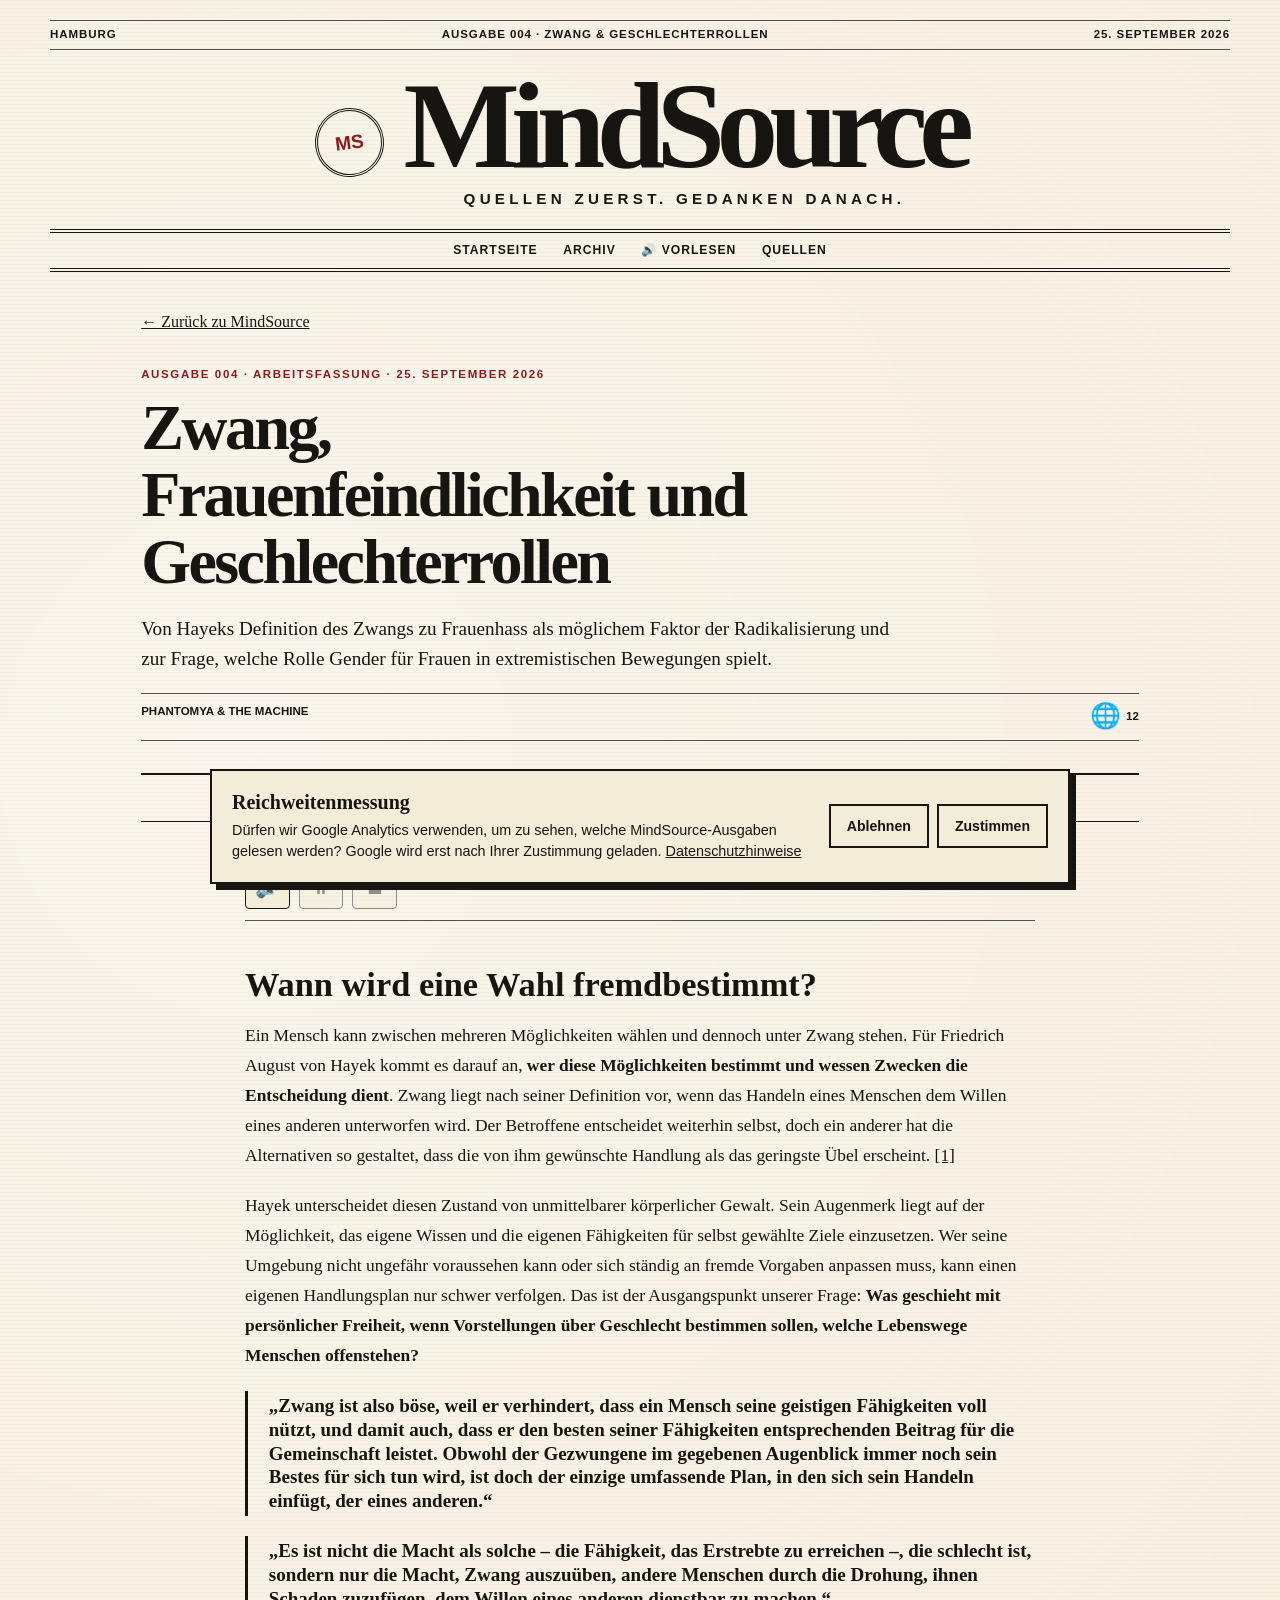
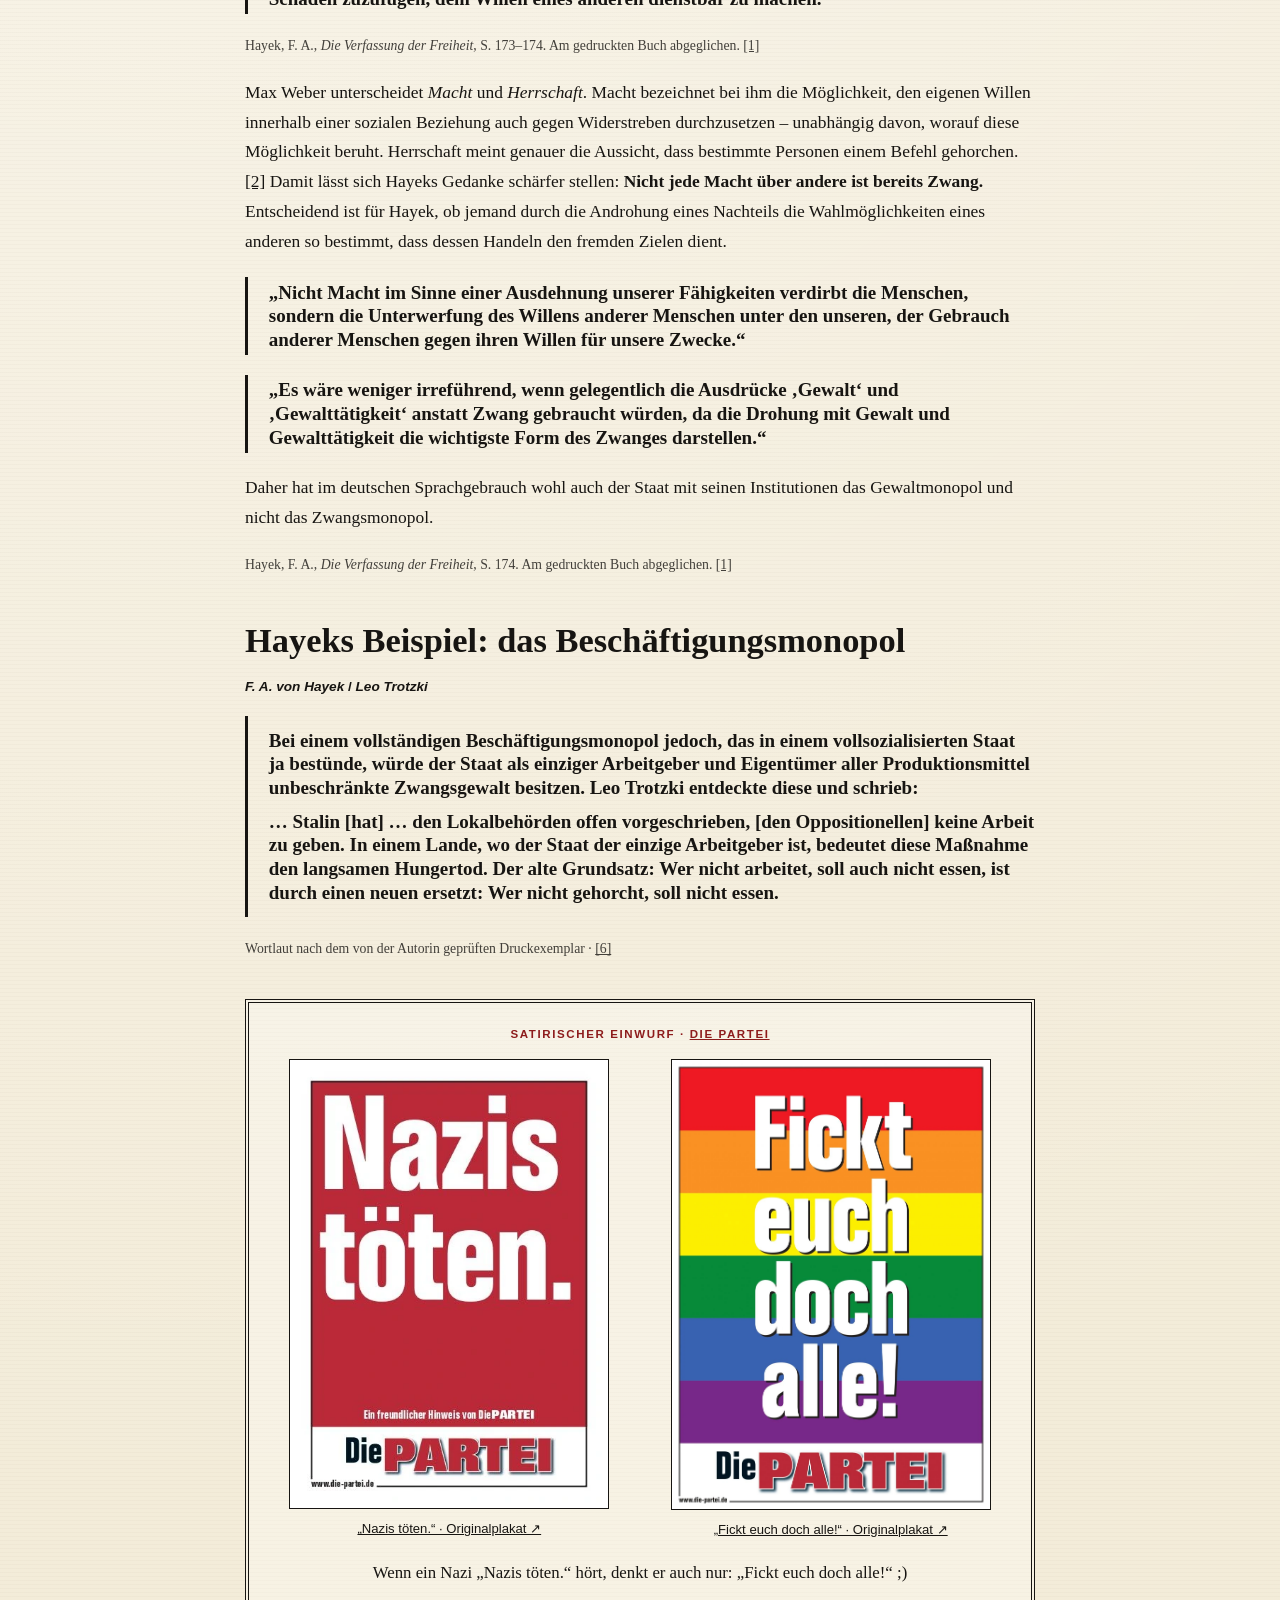
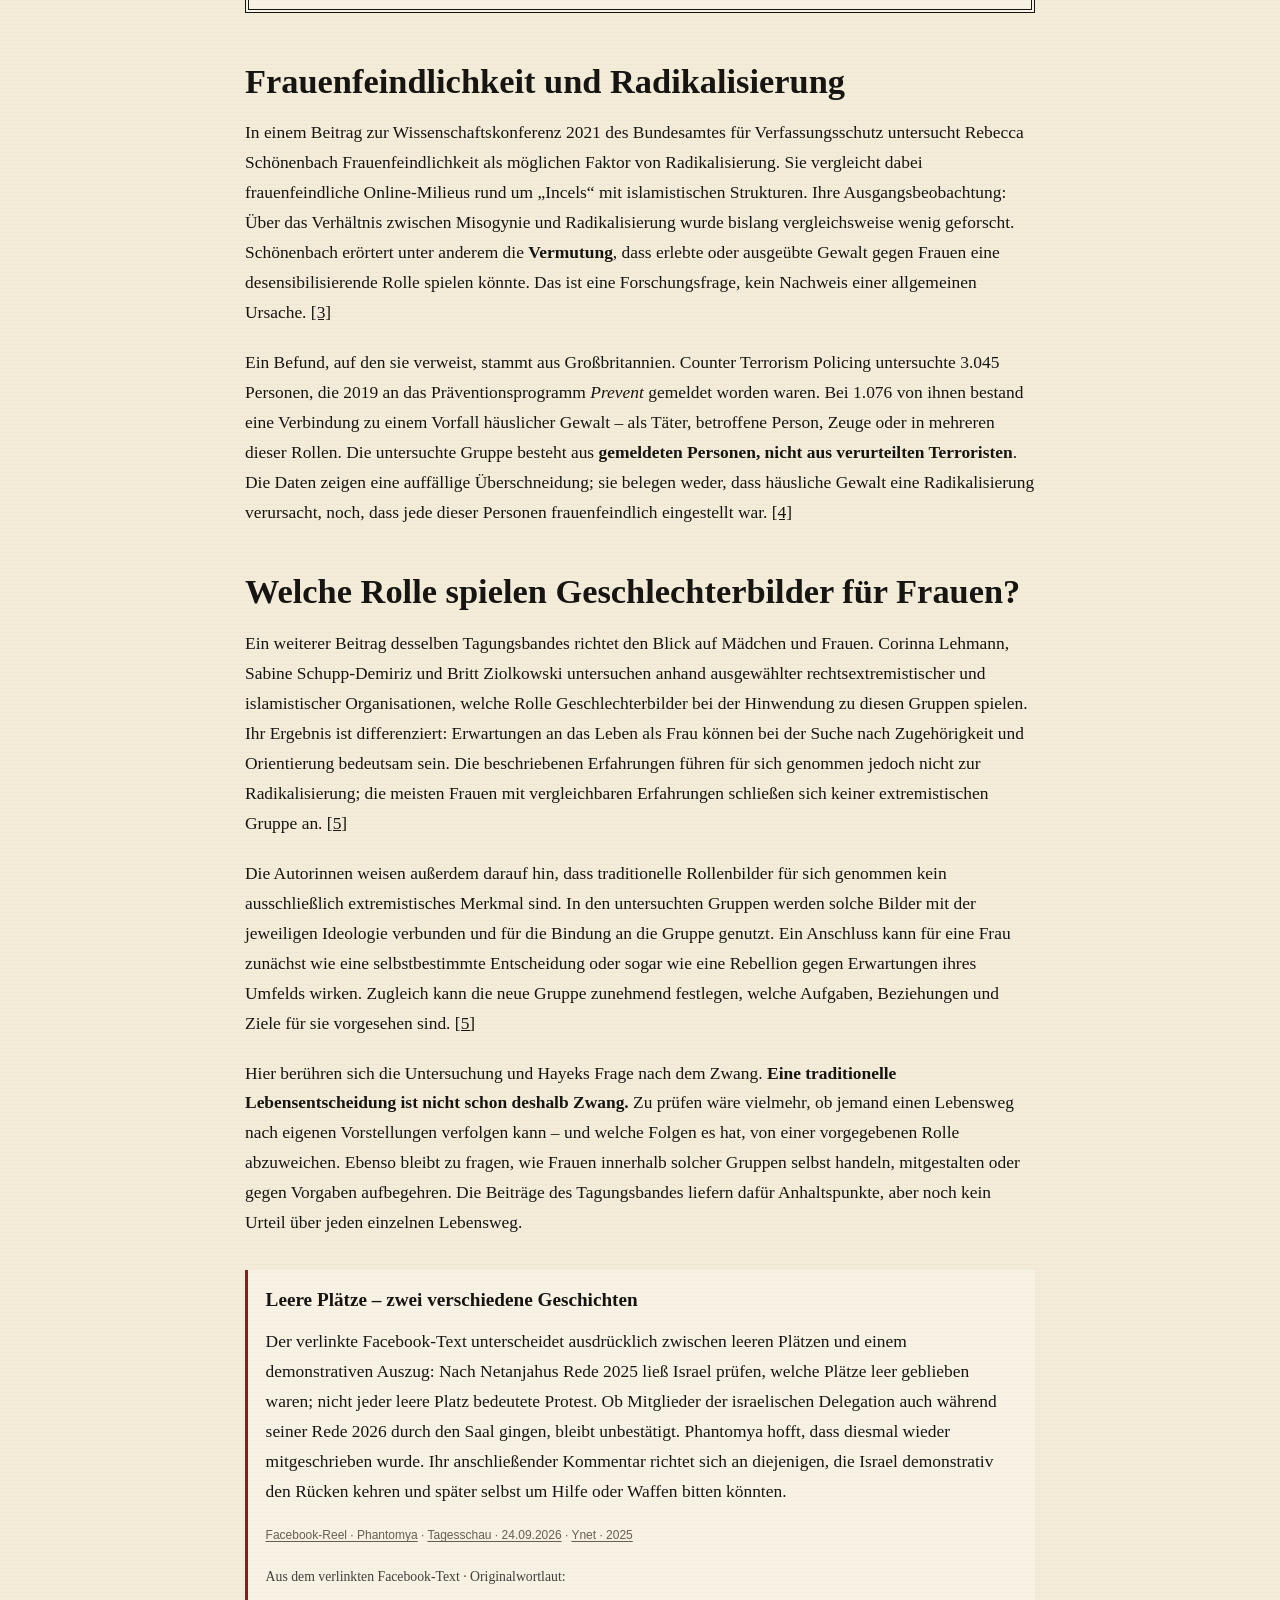
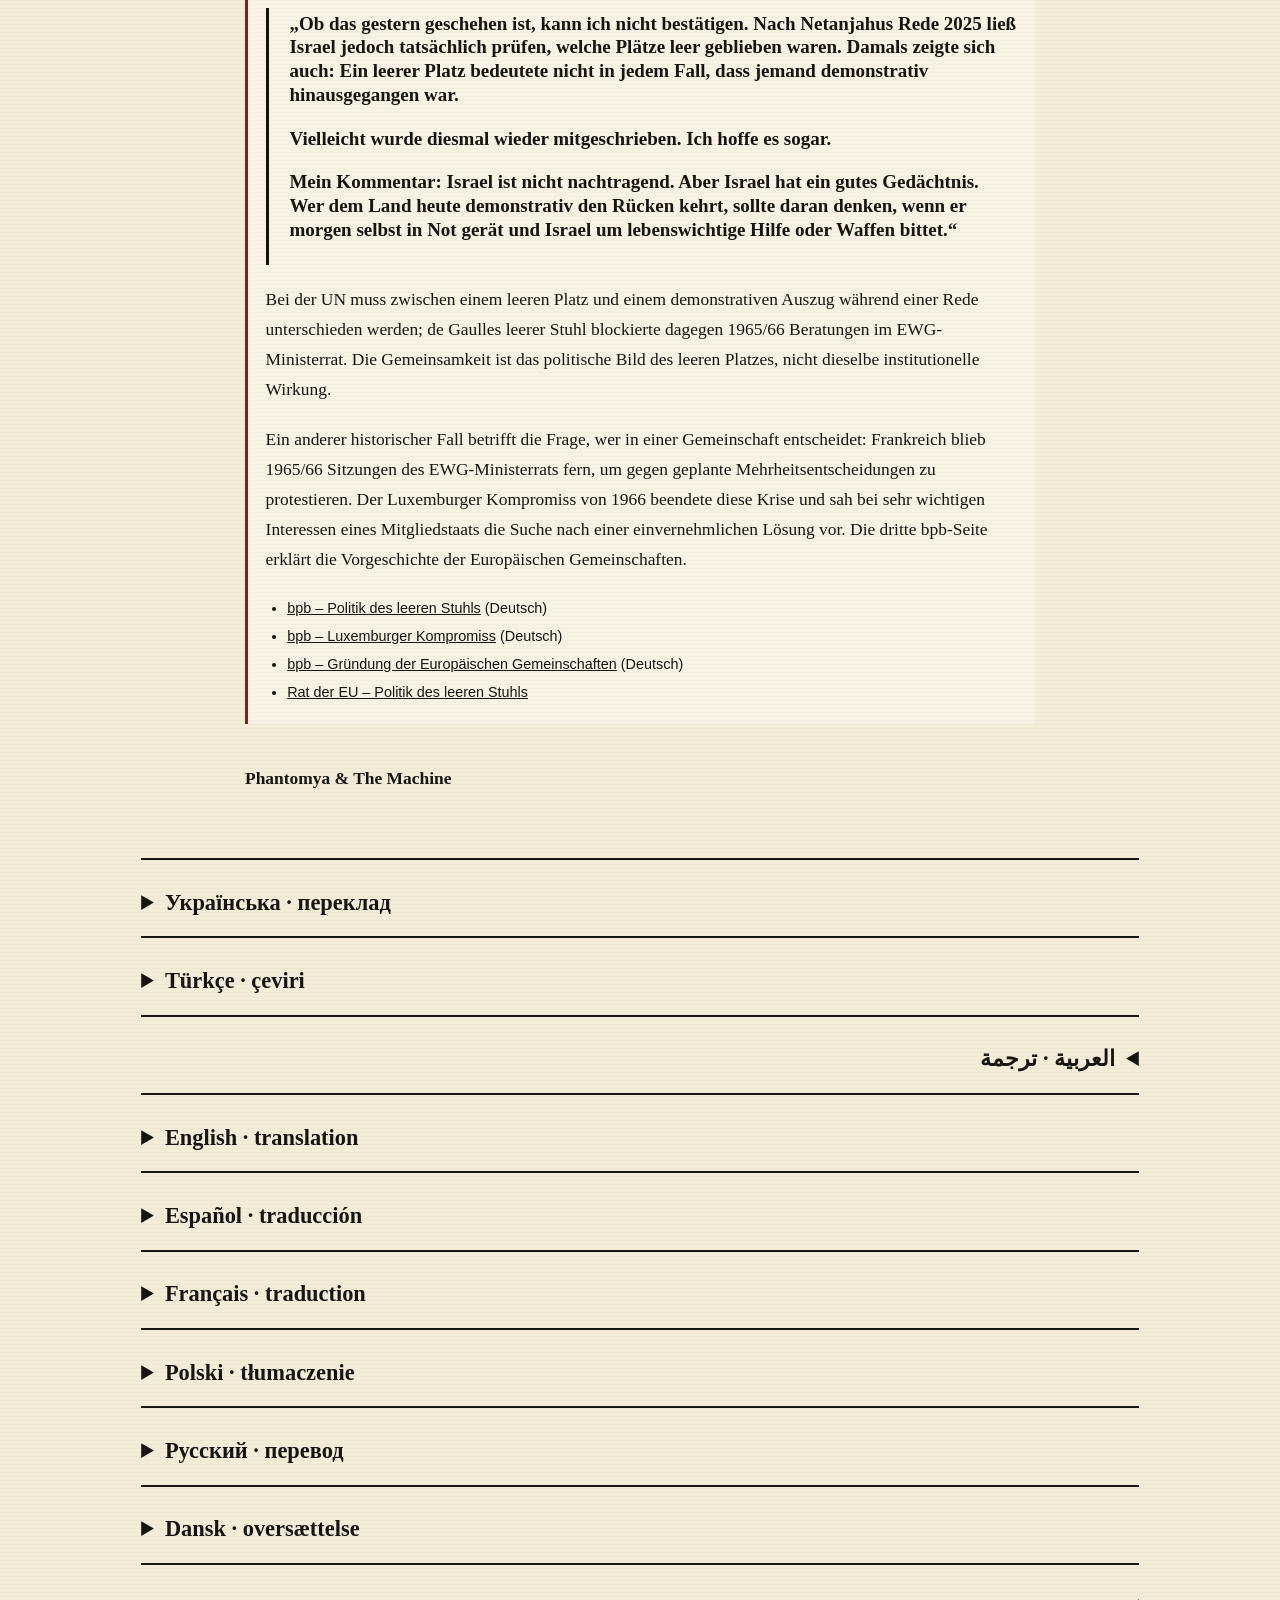
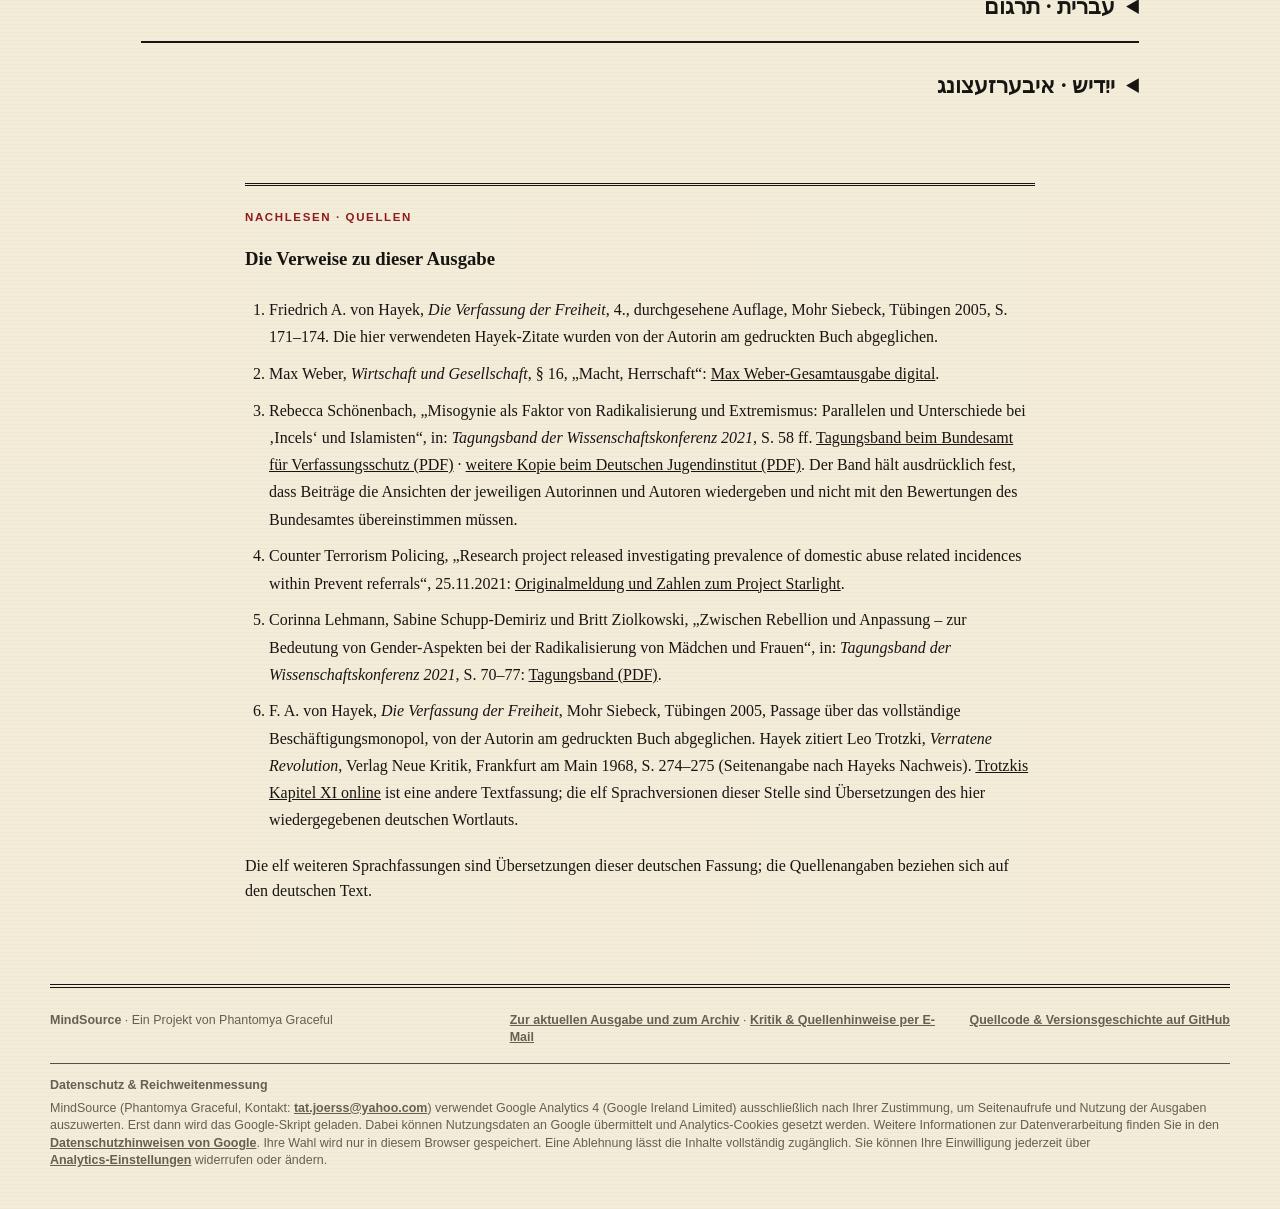
<file: ausgabe-004.html>
<!doctype html>
<html lang="de">
<head>
  <meta charset="utf-8">
  <meta name="viewport" content="width=device-width, initial-scale=1">
  <meta name="description" content="MindSource Ausgabe 004: Hayeks Zwangsbegriff, Frauenfeindlichkeit und Geschlechterrollen in Radikalisierungsprozessen. In zwölf Sprachen.">
  <meta name="analytics-consent" content="opt-in">
  <title>Zwang, Frauenfeindlichkeit und Geschlechterrollen — MindSource 004</title>
  <link rel="stylesheet" href="style.css?v=20260925-audio-nav">
  <style>
    .issue-four { max-width: 1100px; margin: 0 auto; padding: 2.4rem max(1rem, 4vw) 4rem; }
    .issue-four .return-link { display: inline-block; margin: 0 0 2rem; }
    .issue-four h2 { font-family: Georgia, serif; font-size: clamp(2.3rem, 5vw, 4.8rem); line-height: 1.05; letter-spacing: -.04em; max-width: 19ch; margin: .35rem 0 1.1rem; }
    .issue-four .issue-intro { max-width: 760px; font-size: 1.2rem; line-height: 1.55; }
    .language-nav { display: flex; flex-wrap: wrap; gap: .7rem 1.2rem; padding: 1rem 0; margin: 2rem 0 0; border-top: 2px solid currentColor; border-bottom: 1px solid currentColor; letter-spacing: normal; text-transform: none; }
    .language-nav a { font-weight: 700; }
    .issue-body { max-width: 790px; margin: 2rem auto 4rem; font-size: 1.09rem; line-height: 1.72; }
    .issue-body h3 { font-family: Georgia, serif; font-size: clamp(1.6rem, 3vw, 2.15rem); line-height: 1.2; margin: 2.7rem 0 1rem; }
    .issue-body p { margin: 0 0 1.25rem; }
    .issue-body blockquote { border-left: 3px solid currentColor; padding: .2rem 0 .2rem 1.3rem; margin: 1.25rem 0; font-family: Georgia, serif; font-size: 1.09em; }
    .issue-body .source-line { font-size: .86rem; opacity: .8; }
    .issue-body .signature { margin-top: 2.5rem; font-weight: bold; }
    .translation { border-top: 2px solid currentColor; padding-top: .9rem; }
    .translation > summary { cursor: pointer; font-size: 1.4rem; font-family: Georgia, serif; font-weight: bold; padding: .7rem 0 1rem; }
    .translation[open] > summary { border-bottom: 1px solid currentColor; }
    .translation .issue-body { margin-top: 1.5rem; }
    [dir="rtl"] { text-align: right; }
    [dir="rtl"] .issue-body { font-family: Arial, sans-serif; line-height: 1.9; }
    [dir="rtl"] blockquote { border-left: 0; padding-left: 0; border-right: 3px solid currentColor; padding-right: 1.3rem; }
    .sources-four { max-width: 790px; margin: 4rem auto 0; border-top: 3px double currentColor; padding-top: 1.5rem; overflow-wrap: anywhere; }
    .sources-four ol { padding-inline-start: 1.5rem; line-height: 1.7; }
    .sources-four li { padding: .3rem 0; }
  </style>
</head>
<body>
  <a class="skip-link" href="#inhalt">Zum Inhalt</a>
  <a class="skip-link" href="#vorlesen">Zur Vorlesefunktion</a>
  <header class="masthead">
    <div class="utility-line"><span>Hamburg</span><span>Ausgabe 004 · Zwang &amp; Geschlechterrollen</span><span>25. September 2026</span></div>
    <div class="brand-row"><p class="edition-mark" aria-hidden="true">MS</p><div><h1>MindSource</h1><p class="claim">Quellen zuerst. Gedanken danach.</p></div></div>
    <nav aria-label="Hauptnavigation"><a href="index.html">Startseite</a><a href="index.html#archiv">Archiv</a><a href="#vorlesen">🔊 Vorlesen</a><a href="#quellen">Quellen</a></nav>
  </header>
  <main id="inhalt" class="issue-four">
    <a class="return-link" href="index.html">← Zurück zu MindSource</a>
    <p class="eyebrow">Ausgabe 004 · Arbeitsfassung · 25. September 2026</p>
    <h2>Zwang, Frauenfeindlichkeit und Geschlechterrollen</h2>
    <p class="issue-intro">Von Hayeks Definition des Zwangs zu Frauenhass als möglichem Faktor der Radikalisierung und zur Frage, welche Rolle Gender für Frauen in extremistischen Bewegungen spielt.</p>
    <div class="byline"><span>Phantomya &amp; The Machine</span><a class="language-indicator" href="#sprachen" aria-label="Sprachauswahl / Choose language" title="Sprachauswahl / Choose language"><span class="language-indicator__globe" aria-hidden="true">🌐</span><span class="language-indicator__count" aria-hidden="true">12</span></a></div>
    <nav class="language-nav" id="sprachen" aria-label="Sprachfassungen"><a href="#deutsch" lang="de">Deutsch</a><a href="#ukrainisch" lang="uk">Українська</a><a href="#tuerkisch" lang="tr">Türkçe</a><a href="#arabisch" lang="ar">العربية</a><a href="#englisch" lang="en">English</a><a href="#spanisch" lang="es">Español</a><a href="#franzoesisch" lang="fr">Français</a><a href="#polnisch" lang="pl">Polski</a><a href="#russisch" lang="ru">Русский</a><a href="#daenisch" lang="da">Dansk</a><a href="#hebraeisch" lang="he">עברית</a><a href="#jiddisch" lang="yi">ייִדיש</a></nav>

    <article class="issue-body" id="deutsch" lang="de">
      <div id="vorlesen" role="region" aria-label="Vorlesefunktion" tabindex="-1"></div>
      <h3>Wann wird eine Wahl fremdbestimmt?</h3>
      <p>Ein Mensch kann zwischen mehreren Möglichkeiten wählen und dennoch unter Zwang stehen. Für Friedrich August von Hayek kommt es darauf an, <strong>wer diese Möglichkeiten bestimmt und wessen Zwecken die Entscheidung dient</strong>. Zwang liegt nach seiner Definition vor, wenn das Handeln eines Menschen dem Willen eines anderen unterworfen wird. Der Betroffene entscheidet weiterhin selbst, doch ein anderer hat die Alternativen so gestaltet, dass die von ihm gewünschte Handlung als das geringste Übel erscheint. <a href="#quelle-1">[1]</a></p>
      <p>Hayek unterscheidet diesen Zustand von unmittelbarer körperlicher Gewalt. Sein Augenmerk liegt auf der Möglichkeit, das eigene Wissen und die eigenen Fähigkeiten für selbst gewählte Ziele einzusetzen. Wer seine Umgebung nicht ungefähr voraussehen kann oder sich ständig an fremde Vorgaben anpassen muss, kann einen eigenen Handlungsplan nur schwer verfolgen. Das ist der Ausgangspunkt unserer Frage: <strong>Was geschieht mit persönlicher Freiheit, wenn Vorstellungen über Geschlecht bestimmen sollen, welche Lebenswege Menschen offenstehen?</strong></p>
      <blockquote>„Zwang ist also böse, weil er verhindert, dass ein Mensch seine geistigen Fähigkeiten voll nützt, und damit auch, dass er den besten seiner Fähigkeiten entsprechenden Beitrag für die Gemeinschaft leistet. Obwohl der Gezwungene im gegebenen Augenblick immer noch sein Bestes für sich tun wird, ist doch der einzige umfassende Plan, in den sich sein Handeln einfügt, der eines anderen.“</blockquote>
      <blockquote>„Es ist nicht die Macht als solche – die Fähigkeit, das Erstrebte zu erreichen –, die schlecht ist, sondern nur die Macht, Zwang auszuüben, andere Menschen durch die Drohung, ihnen Schaden zuzufügen, dem Willen eines anderen dienstbar zu machen.“</blockquote>
      <p class="source-line">Hayek, F. A., <em>Die Verfassung der Freiheit</em>, S. 173–174. Am gedruckten Buch abgeglichen. <a href="#quelle-1">[1]</a></p>
      <p>Max Weber unterscheidet <em>Macht</em> und <em>Herrschaft</em>. Macht bezeichnet bei ihm die Möglichkeit, den eigenen Willen innerhalb einer sozialen Beziehung auch gegen Widerstreben durchzusetzen – unabhängig davon, worauf diese Möglichkeit beruht. Herrschaft meint genauer die Aussicht, dass bestimmte Personen einem Befehl gehorchen. <a href="#quelle-2">[2]</a> Damit lässt sich Hayeks Gedanke schärfer stellen: <strong>Nicht jede Macht über andere ist bereits Zwang.</strong> Entscheidend ist für Hayek, ob jemand durch die Androhung eines Nachteils die Wahlmöglichkeiten eines anderen so bestimmt, dass dessen Handeln den fremden Zielen dient.</p>
      <blockquote>„Nicht Macht im Sinne einer Ausdehnung unserer Fähigkeiten verdirbt die Menschen, sondern die Unterwerfung des Willens anderer Menschen unter den unseren, der Gebrauch anderer Menschen gegen ihren Willen für unsere Zwecke.“</blockquote>
      <blockquote>„Es wäre weniger irreführend, wenn gelegentlich die Ausdrücke ‚Gewalt‘ und ‚Gewalttätigkeit‘ anstatt Zwang gebraucht würden, da die Drohung mit Gewalt und Gewalttätigkeit die wichtigste Form des Zwanges darstellen.“</blockquote>
      <p>Daher hat im deutschen Sprachgebrauch wohl auch der Staat mit seinen Institutionen das Gewaltmonopol und nicht das Zwangsmonopol.</p>
      <p class="source-line">Hayek, F. A., <em>Die Verfassung der Freiheit</em>, S. 174. Am gedruckten Buch abgeglichen. <a href="#quelle-1">[1]</a></p>
      <h3 id="trotzki-004">Hayeks Beispiel: das Beschäftigungsmonopol</h3>
      <div class="trotzki-passage" lang="de">
        <p class="quote-attribution"><cite>F. A. von Hayek</cite> / <cite>Leo Trotzki</cite></p>
        <blockquote><p>Bei einem vollständigen Beschäftigungsmonopol jedoch, das in einem vollsozialisierten Staat ja bestünde, würde der Staat als einziger Arbeitgeber und Eigentümer aller Produktionsmittel unbeschränkte Zwangsgewalt besitzen. Leo Trotzki entdeckte diese und schrieb:</p><p>… Stalin [hat] … den Lokalbehörden offen vorgeschrieben, [den Oppositionellen] keine Arbeit zu geben. In einem Lande, wo der Staat der einzige Arbeitgeber ist, bedeutet diese Maßnahme den langsamen Hungertod. Der alte Grundsatz: Wer nicht arbeitet, soll auch nicht essen, ist durch einen neuen ersetzt: Wer nicht gehorcht, soll nicht essen.</p></blockquote>
        <p class="source-line">Wortlaut nach dem von der Autorin geprüften Druckexemplar · <a href="#quelle-6">[6]</a></p>
      </div>
      <aside class="poster-duo" aria-label="Satirischer Einwurf von Die PARTEI">
        <p class="section-label">Satirischer Einwurf · <a href="https://www.die-partei.de/" target="_blank" rel="noopener noreferrer">Die PARTEI</a></p>
        <div class="poster-duo__grid">
          <figure>
            <a href="https://www.parteibedarf.de/A1-Nazis-toeten./SW10112" target="_blank" rel="noopener noreferrer" aria-label="Originalplakat Nazis töten im PARTEI-Shop öffnen"><img src="assets/nazis-toeten.webp" width="449" height="632" loading="lazy" alt="Rotes Plakat der PARTEI mit dem Text: Nazis töten. Darunter: Ein freundlicher Hinweis von Die PARTEI."></a>
            <figcaption><a href="https://www.parteibedarf.de/A1-Nazis-toeten./SW10112" target="_blank" rel="noopener noreferrer">„Nazis töten.“ · Originalplakat ↗</a></figcaption>
          </figure>
          <figure>
            <a href="https://www.parteibedarf.de/Fickt-euch-doch-alle-DINA1/SW10115" target="_blank" rel="noopener noreferrer" aria-label="Originalplakat Fickt euch doch alle im PARTEI-Shop öffnen"><img src="assets/fickt-euch-doch-alle.webp" width="1362" height="1920" loading="lazy" alt="Regenbogenfarbenes Plakat der PARTEI mit dem Text: Fickt euch doch alle!"></a>
            <figcaption><a href="https://www.parteibedarf.de/Fickt-euch-doch-alle-DINA1/SW10115" target="_blank" rel="noopener noreferrer">„Fickt euch doch alle!“ · Originalplakat ↗</a></figcaption>
          </figure>
        </div>
        <p class="poster-duo__line">Wenn ein Nazi „Nazis töten.“ hört, denkt er auch nur: „Fickt euch doch alle!“ ;)</p>
      </aside>
      <h3>Frauenfeindlichkeit und Radikalisierung</h3>
      <p>In einem Beitrag zur Wissenschaftskonferenz 2021 des Bundesamtes für Verfassungsschutz untersucht Rebecca Schönenbach Frauenfeindlichkeit als möglichen Faktor von Radikalisierung. Sie vergleicht dabei frauenfeindliche Online-Milieus rund um „Incels“ mit islamistischen Strukturen. Ihre Ausgangsbeobachtung: Über das Verhältnis zwischen Misogynie und Radikalisierung wurde bislang vergleichsweise wenig geforscht. Schönenbach erörtert unter anderem die <strong>Vermutung</strong>, dass erlebte oder ausgeübte Gewalt gegen Frauen eine desensibilisierende Rolle spielen könnte. Das ist eine Forschungsfrage, kein Nachweis einer allgemeinen Ursache. <a href="#quelle-3">[3]</a></p>
      <p>Ein Befund, auf den sie verweist, stammt aus Großbritannien. Counter Terrorism Policing untersuchte 3.045 Personen, die 2019 an das Präventionsprogramm <em>Prevent</em> gemeldet worden waren. Bei 1.076 von ihnen bestand eine Verbindung zu einem Vorfall häuslicher Gewalt – als Täter, betroffene Person, Zeuge oder in mehreren dieser Rollen. Die untersuchte Gruppe besteht aus <strong>gemeldeten Personen, nicht aus verurteilten Terroristen</strong>. Die Daten zeigen eine auffällige Überschneidung; sie belegen weder, dass häusliche Gewalt eine Radikalisierung verursacht, noch, dass jede dieser Personen frauenfeindlich eingestellt war. <a href="#quelle-4">[4]</a></p>
      <h3>Welche Rolle spielen Geschlechterbilder für Frauen?</h3>
      <p>Ein weiterer Beitrag desselben Tagungsbandes richtet den Blick auf Mädchen und Frauen. Corinna Lehmann, Sabine Schupp-Demiriz und Britt Ziolkowski untersuchen anhand ausgewählter rechtsextremistischer und islamistischer Organisationen, welche Rolle Geschlechterbilder bei der Hinwendung zu diesen Gruppen spielen. Ihr Ergebnis ist differenziert: Erwartungen an das Leben als Frau können bei der Suche nach Zugehörigkeit und Orientierung bedeutsam sein. Die beschriebenen Erfahrungen führen für sich genommen jedoch nicht zur Radikalisierung; die meisten Frauen mit vergleichbaren Erfahrungen schließen sich keiner extremistischen Gruppe an. <a href="#quelle-5">[5]</a></p>
      <p>Die Autorinnen weisen außerdem darauf hin, dass traditionelle Rollenbilder für sich genommen kein ausschließlich extremistisches Merkmal sind. In den untersuchten Gruppen werden solche Bilder mit der jeweiligen Ideologie verbunden und für die Bindung an die Gruppe genutzt. Ein Anschluss kann für eine Frau zunächst wie eine selbstbestimmte Entscheidung oder sogar wie eine Rebellion gegen Erwartungen ihres Umfelds wirken. Zugleich kann die neue Gruppe zunehmend festlegen, welche Aufgaben, Beziehungen und Ziele für sie vorgesehen sind. <a href="#quelle-5">[5]</a></p>
      <p>Hier berühren sich die Untersuchung und Hayeks Frage nach dem Zwang. <strong>Eine traditionelle Lebensentscheidung ist nicht schon deshalb Zwang.</strong> Zu prüfen wäre vielmehr, ob jemand einen Lebensweg nach eigenen Vorstellungen verfolgen kann – und welche Folgen es hat, von einer vorgegebenen Rolle abzuweichen. Ebenso bleibt zu fragen, wie Frauen innerhalb solcher Gruppen selbst handeln, mitgestalten oder gegen Vorgaben aufbegehren. Die Beiträge des Tagungsbandes liefern dafür Anhaltspunkte, aber noch kein Urteil über jeden einzelnen Lebensweg.</p>
      <section class="eu-context" id="eu-004" lang="de">
        <h4>Leere Plätze – zwei verschiedene Geschichten</h4>
        <p>Der verlinkte Facebook-Text unterscheidet ausdrücklich zwischen leeren Plätzen und einem demonstrativen Auszug: Nach Netanjahus Rede 2025 ließ Israel prüfen, welche Plätze leer geblieben waren; nicht jeder leere Platz bedeutete Protest. Ob Mitglieder der israelischen Delegation auch während seiner Rede 2026 durch den Saal gingen, bleibt unbestätigt. Phantomya hofft, dass diesmal wieder mitgeschrieben wurde. Ihr anschließender Kommentar richtet sich an diejenigen, die Israel demonstrativ den Rücken kehren und später selbst um Hilfe oder Waffen bitten könnten.</p>
        <p class="source-link"><a href="https://www.facebook.com/reel/2213273479256560" target="_blank" rel="noopener noreferrer">Facebook-Reel · Phantomya</a> · <a href="https://www.tagesschau.de/ausland/asien/netanjahu-kritik-un-generaldebatte-100.html" target="_blank" rel="noopener noreferrer">Tagesschau · 24.09.2026</a> · <a href="https://www.ynetnews.com/article/hjclt2r3eg" target="_blank" rel="noopener noreferrer">Ynet · 2025</a></p>
        <p class="source-line" lang="de">Aus dem verlinkten Facebook-Text · Originalwortlaut:</p>
        <blockquote lang="de" dir="ltr"><p>„Ob das gestern geschehen ist, kann ich nicht bestätigen. Nach Netanjahus Rede 2025 ließ Israel jedoch tatsächlich prüfen, welche Plätze leer geblieben waren. Damals zeigte sich auch: Ein leerer Platz bedeutete nicht in jedem Fall, dass jemand demonstrativ hinausgegangen war.</p><p>Vielleicht wurde diesmal wieder mitgeschrieben. Ich hoffe es sogar.</p><p>Mein Kommentar: Israel ist nicht nachtragend. Aber Israel hat ein gutes Gedächtnis. Wer dem Land heute demonstrativ den Rücken kehrt, sollte daran denken, wenn er morgen selbst in Not gerät und Israel um lebenswichtige Hilfe oder Waffen bittet.“</p></blockquote>
        <p>Bei der UN muss zwischen einem leeren Platz und einem demonstrativen Auszug während einer Rede unterschieden werden; de Gaulles leerer Stuhl blockierte dagegen 1965/66 Beratungen im EWG-Ministerrat. Die Gemeinsamkeit ist das politische Bild des leeren Platzes, nicht dieselbe institutionelle Wirkung.</p>
        <p>Ein anderer historischer Fall betrifft die Frage, wer in einer Gemeinschaft entscheidet: Frankreich blieb 1965/66 Sitzungen des EWG-Ministerrats fern, um gegen geplante Mehrheitsentscheidungen zu protestieren. Der Luxemburger Kompromiss von 1966 beendete diese Krise und sah bei sehr wichtigen Interessen eines Mitgliedstaats die Suche nach einer einvernehmlichen Lösung vor. Die dritte bpb-Seite erklärt die Vorgeschichte der Europäischen Gemeinschaften.</p>
        <ul class="eu-links">
          <li><a href="https://www.bpb.de/kurz-knapp/lexika/das-europalexikon/177195/politik-des-leeren-stuhls/" target="_blank" rel="noopener noreferrer">bpb – Politik des leeren Stuhls</a> <span lang="de">(Deutsch)</span></li>
          <li><a href="https://www.bpb.de/kurz-knapp/lexika/das-europalexikon/177118/luxemburger-kompromiss/" target="_blank" rel="noopener noreferrer">bpb – Luxemburger Kompromiss</a> <span lang="de">(Deutsch)</span></li>
          <li><a href="https://www.bpb.de/themen/europaeische-union/dossier-europaeische-union/42989/gruendung-der-europaeischen-gemeinschaften/" target="_blank" rel="noopener noreferrer">bpb – Gründung der Europäischen Gemeinschaften</a> <span lang="de">(Deutsch)</span></li>
          <li><a href="https://www.consilium.europa.eu/de/history/?taxonomyId=271842c3-2535-4f5a-a049-bcdab2758865" target="_blank" rel="noopener noreferrer">Rat der EU – Politik des leeren Stuhls</a></li>
        </ul>
      </section>
      <p class="signature">Phantomya &amp; The Machine</p>
    </article>

    <details class="translation" id="ukrainisch" lang="uk">
      <summary>Українська · переклад</summary>
      <article class="issue-body">
        <h3>Примус, ненависть до жінок і гендерні ролі</h3>
        <h3>Коли вибір визначає чужа воля?</h3>
        <p>Людина може вибирати між кількома можливостями й водночас перебувати під примусом. Для Фрідріха Августа фон Гаєка важливо, <strong>хто визначає ці можливості й чиїм цілям служить рішення</strong>. За його визначенням, примус існує тоді, коли дії людини підпорядковуються волі іншої. Людина все ще вирішує сама, але інша особа розставила альтернативи так, що бажана для неї дія здається найменшим злом. <a href="#quelle-1">[1]</a></p>
        <p>Гаєк відрізняє такий стан від безпосереднього фізичного насильства. Його цікавить можливість застосовувати власні знання й здібності задля самостійно обраних цілей. Хто не може бодай приблизно передбачити умови свого оточення або постійно мусить пристосовуватися до чужих вказівок, тому важко дотримуватися власного плану дій. Це вихідна точка нашого запитання: <strong>що стається з особистою свободою, коли уявлення про стать мають визначати, які життєві шляхи відкриті людині?</strong></p>
        <blockquote>«Отже, примус є злом, бо не дає людині повністю використовувати свої розумові здібності, а отже, й робити для спільноти найкращий внесок, на який вона здатна. Хоча людина під примусом у певну мить усе ще робитиме те, що вважає найкращим для себе, єдиний загальний план, у який вписується її дія, належить іншій особі».</blockquote>
        <blockquote>«Поганою є не влада сама по собі — здатність досягати бажаного, — а лише влада примушувати: за допомогою загрози завдати шкоди ставити інших людей на службу чужій волі».</blockquote>
        <p class="source-line">Гаєк, <em>Die Verfassung der Freiheit</em>, с. 173–174. Цитати перекладено з німецького тексту, звіреного з друкованою книгою. <a href="#quelle-1">[1]</a></p>
        <p>Макс Вебер розрізняє <em>владу</em> і <em>панування</em>. Влада для нього означає можливість проводити власну волю в соціальних відносинах навіть попри опір, незалежно від того, на чому ця можливість ґрунтується. Панування — це конкретніше ймовірність того, що певні особи коритимуться наказу. <a href="#quelle-2">[2]</a> Це допомагає точніше сформулювати думку Гаєка: <strong>не кожна влада над іншими вже є примусом</strong>. Вирішальне для нього — чи визначає хтось вибір іншої людини загрозою негативних наслідків так, що її дії служать чужим цілям.</p>
        <blockquote>«Людей псує не влада як розширення наших здібностей, а підпорядкування волі інших нашій волі й використання їх проти їхньої волі для власних цілей».</blockquote>
        <blockquote>«Було б менш оманливо часом уживати слова “сила” і “насильство” замість “примус”, адже загроза силою і насильством є найважливішою формою примусу».</blockquote>
        <p>Мабуть, тому в німецькій мові й говорять про монополію держави та її інститутів на насильство, а не про монополію на примус.</p>
        <p class="source-line">Гаєк, с. 174. Цитати перекладено з німецького тексту, звіреного з друкованою книгою. <a href="#quelle-1">[1]</a></p>
        <div class="trotzki-passage" lang="uk">
          <p class="quote-attribution"><cite>F. A. von Hayek</cite> / <cite>Leo Trotzki</cite></p>
          <blockquote><p>Однак за повної монополії на зайнятість, яка існувала б у цілком соціалізованій державі, держава як єдиний роботодавець і власник усіх засобів виробництва мала б необмежену владу примусу. Лев Троцький усвідомив це і писав:</p><p>… Сталін [дав] … місцевій владі відкритий наказ не давати [опозиціонерам] роботи. У країні, де держава є єдиним роботодавцем, цей захід означає повільну голодну смерть. Старий принцип: «хто не працює, той не їсть» замінив новий: «хто не кориться, той не їсть».</p></blockquote>
          <p class="source-line">Переклад із німецької версії, звіреної авторкою з друкованою книгою · <a href="#quelle-6">[6]</a></p>
        </div>
        <h3>Ненависть до жінок і радикалізація</h3>
        <p>У статті для збірника наукової конференції Федерального відомства Німеччини із захисту конституції 2021 року Ребекка Шененбах досліджує мізогінію як можливий чинник радикалізації. Вона порівнює женоненависницькі онлайн-середовища навколо «інцелів» з ісламістськими структурами. Її вихідне спостереження: зв’язок мізогінії та радикалізації досі досліджено порівняно мало. Вона розглядає, зокрема, <strong>припущення</strong>, що пережите або вчинене насильство щодо жінок може притупляти чутливість до насильства. Це дослідницьке питання, а не доведення загальної причини. <a href="#quelle-3">[3]</a></p>
        <p>Один із результатів, на які вона посилається, походить із Великої Британії. Counter Terrorism Policing вивчила 3 045 осіб, про яких у 2019 році повідомили до профілактичної програми <em>Prevent</em>. Із них 1 076 були пов’язані з випадком домашнього насильства як кривдники, постраждалі, свідки або в кількох ролях одночасно. Досліджувана група складається з <strong>осіб, про яких надійшли повідомлення, а не із засуджених терористів</strong>. Дані показують помітний перетин, але не доводять ані того, що домашнє насильство спричиняє радикалізацію, ані того, що кожна з цих осіб ненавиділа жінок. <a href="#quelle-4">[4]</a></p>
        <h3>Яку роль для жінок відіграють гендерні уявлення?</h3>
        <p>Інша стаття цього збірника присвячена дівчатам і жінкам. Корінна Леманн, Сабіне Шупп-Деміріц і Брітт Ціолковскі на прикладі окремих праворадикальних та ісламістських організацій досліджують роль гендерних уявлень у приєднанні до цих груп. Їхній висновок неоднозначний: очікування щодо життя жінки можуть мати значення в пошуках належності та орієнтирів. Проте такі переживання самі собою не ведуть до радикалізації; більшість жінок із подібним досвідом не долучається до екстремістських груп. <a href="#quelle-5">[5]</a></p>
        <p>Авторки також наголошують, що традиційні ролі самі собою не є ознакою виключно екстремізму. У досліджених групах їх поєднують з ідеологією та використовують для утримання членів. Приєднання може спершу здаватися жінці самостійним рішенням або навіть бунтом проти очікувань оточення. Водночас нова група може дедалі сильніше визначати призначені їй завдання, стосунки та цілі. <a href="#quelle-5">[5]</a></p>
        <p>Тут дослідження перетинається з питанням Гаєка про примус. <strong>Традиційний життєвий вибір сам собою ще не є примусом.</strong> Варто з’ясувати, чи може людина йти шляхом відповідно до власних уявлень і що станеться, якщо вона відхилиться від нав’язаної ролі. Також треба запитати, як жінки всередині таких груп самі діють, беруть участь у їх формуванні або чинять опір правилам. Статті збірника дають підстави для роздумів, але не виносять вирок кожному окремому життю.</p>
        <section class="eu-context" lang="uk">
          <h4>Порожні місця — дві різні історії</h4>
          <p>У дописі Facebook чітко розрізняються порожні місця та демонстративний вихід: після виступу Нетаньягу 2025 року Ізраїль перевірив, які місця залишилися порожніми; не кожне порожнє місце означало протест. Чи ходили члени ізраїльської делегації залом під час його виступу 2026 року, не підтверджено. Фантомія сподівається, що цього разу теж занотовували. Її подальший коментар звернений до тих, хто демонстративно відвертається від Ізраїлю, але згодом може сам просити його про допомогу чи зброю.</p>
          <p class="source-link"><a href="https://www.facebook.com/reel/2213273479256560" target="_blank" rel="noopener noreferrer">Facebook-Reel · Phantomya</a> · <a href="https://www.tagesschau.de/ausland/asien/netanjahu-kritik-un-generaldebatte-100.html" target="_blank" rel="noopener noreferrer">Tagesschau · 24.09.2026</a> · <a href="https://www.ynetnews.com/article/hjclt2r3eg" target="_blank" rel="noopener noreferrer">Ynet · 2025</a></p>
          <p class="source-line" lang="uk">Із пов’язаного допису Facebook · оригінал німецькою:</p>
          <blockquote lang="de" dir="ltr"><p>„Ob das gestern geschehen ist, kann ich nicht bestätigen. Nach Netanjahus Rede 2025 ließ Israel jedoch tatsächlich prüfen, welche Plätze leer geblieben waren. Damals zeigte sich auch: Ein leerer Platz bedeutete nicht in jedem Fall, dass jemand demonstrativ hinausgegangen war.</p><p>Vielleicht wurde diesmal wieder mitgeschrieben. Ich hoffe es sogar.</p><p>Mein Kommentar: Israel ist nicht nachtragend. Aber Israel hat ein gutes Gedächtnis. Wer dem Land heute demonstrativ den Rücken kehrt, sollte daran denken, wenn er morgen selbst in Not gerät und Israel um lebenswichtige Hilfe oder Waffen bittet.“</p></blockquote>
          <p>В ООН слід розрізняти порожнє місце та демонстративний вихід під час промови; порожнє крісло де Голля натомість блокувало засідання Ради міністрів ЄЕС у 1965–1966 роках. Спільним є політичний образ порожнього місця, а не однаковий інституційний наслідок.</p>
          <p>Інший історичний випадок стосується того, хто ухвалює рішення у спільноті: у 1965–1966 роках Франція не брала участі в засіданнях Ради міністрів ЄЕС на знак протесту проти запланованого переходу до голосування більшістю. Люксембурзький компроміс 1966 року завершив цю кризу й передбачав пошук узгодженого рішення, якщо зачіпалися дуже важливі інтереси держави-члена. Третє джерело bpb пояснює історію створення Європейських співтовариств.</p>
          <ul class="eu-links">
            <li><a href="https://www.bpb.de/kurz-knapp/lexika/das-europalexikon/177195/politik-des-leeren-stuhls/" target="_blank" rel="noopener noreferrer">bpb – Політика «порожнього крісла»</a> <span lang="de">(Deutsch)</span></li>
            <li><a href="https://www.bpb.de/kurz-knapp/lexika/das-europalexikon/177118/luxemburger-kompromiss/" target="_blank" rel="noopener noreferrer">bpb – Люксембурзький компроміс</a> <span lang="de">(Deutsch)</span></li>
            <li><a href="https://www.bpb.de/themen/europaeische-union/dossier-europaeische-union/42989/gruendung-der-europaeischen-gemeinschaften/" target="_blank" rel="noopener noreferrer">bpb – Заснування Європейських співтовариств</a> <span lang="de">(Deutsch)</span></li>
            <li><a href="https://www.consilium.europa.eu/en/history/?taxonomyId=271842c3-2535-4f5a-a049-bcdab2758865" target="_blank" rel="noopener noreferrer">Рада ЄС – криза порожнього крісла</a></li>
          </ul>
        </section>
        <p class="signature">Phantomya &amp; The Machine</p>
      </article>
    </details>
    <details class="translation" id="tuerkisch" lang="tr">
      <summary>Türkçe · çeviri</summary>
      <article class="issue-body">
        <h3>Zorlama, kadın düşmanlığı ve toplumsal cinsiyet rolleri</h3>
        <h3>Bir seçim ne zaman başkasının iradesine tabi olur?</h3>
        <p>İnsan birden fazla seçenek arasında karar verebilir ve yine de zorlama altında olabilir. Friedrich August von Hayek için belirleyici olan, <strong>bu seçenekleri kimin belirlediği ve kararın kimin amaçlarına hizmet ettiğidir</strong>. Tanımına göre bir insanın eylemleri başkasının iradesine tabi kılındığında zorlama vardır. İlgili kişi hâlâ kendi kararını verir; ancak başka biri alternatifleri öyle düzenlemiştir ki istediği eylem en az kötü seçenek gibi görünür. <a href="#quelle-1">[1]</a></p>
        <p>Hayek bu durumu doğrudan fiziksel şiddetten ayırır. İnsanın kendi bilgisi ve yeteneklerini seçtiği amaçlar için kullanabilme olanağı üzerinde durur. Çevresindeki koşulları kabaca öngöremeyen veya sürekli başkalarının talimatlarına uymak zorunda kalan biri, kendi eylem planını sürdürmekte zorlanır. Sorumuz buradan doğuyor: <strong>Toplumsal cinsiyet hakkındaki düşünceler insanlara hangi yaşam yollarının açık olduğunu belirlediğinde kişisel özgürlüğe ne olur?</strong></p>
        <blockquote>“Zorlama kötüdür; çünkü insanın zihinsel yeteneklerini tam olarak kullanmasını ve böylece topluma yeteneklerinin elverdiği en iyi katkıyı sunmasını engeller. Zorlanan kişi o anda kendisi için en iyisini yapmaya devam etse bile, eyleminin dâhil olduğu tek kapsamlı plan başkasına aittir.”</blockquote>
        <blockquote>“Kötü olan gücün kendisi — ulaşılmak istenene erişme yeteneği — değil, zorlama gücüdür: başkalarına zarar verme tehdidiyle onları bir başkasının iradesine hizmet ettirmek.”</blockquote>
        <p class="source-line">Hayek, <em>Die Verfassung der Freiheit</em>, s. 173–174. Alıntılar, basılı kitapla karşılaştırılmış Almanca metinden çevrilmiştir. <a href="#quelle-1">[1]</a></p>
        <p>Max Weber <em>güç</em> ve <em>egemenlik</em> arasında ayrım yapar. Güç, dayanağı ne olursa olsun, sosyal bir ilişki içinde kişinin kendi iradesini dirence rağmen kabul ettirebilme olanağıdır. Egemenlik ise daha belirli olarak bazı kişilerin bir buyruğa itaat etme ihtimalidir. <a href="#quelle-2">[2]</a> Bu, Hayek’in düşüncesini netleştirir: <strong>Başkaları üzerinde her güç kullanımı zorlama değildir.</strong> Hayek için belirleyici olan, birinin olumsuz bir sonuçla tehdit ederek başka birinin seçeneklerini, onun eylemleri yabancı amaçlara hizmet edecek biçimde belirleyip belirlemediğidir.</p>
        <blockquote>“İnsanları yozlaştıran, yeteneklerimizin genişlemesi anlamındaki güç değil, başkalarının iradesini bizimkine tabi kılmak ve onları kendi isteklerine karşı bizim amaçlarımız için kullanmaktır.”</blockquote>
        <blockquote>“Bazen zorlama yerine ‘kuvvet’ ve ‘şiddet’ sözcüklerini kullanmak daha az yanıltıcı olurdu; çünkü kuvvet ve şiddet tehdidi zorlamanın en önemli biçimidir.”</blockquote>
        <p>Belki de Almancada bu yüzden devletin ve kurumlarının zorlama tekeli değil, şiddet tekeli olduğu söylenir.</p>
        <p class="source-line">Hayek, s. 174. Alıntılar basılı kitapla karşılaştırılmış Almanca metinden çevrilmiştir. <a href="#quelle-1">[1]</a></p>
        <div class="trotzki-passage" lang="tr">
          <p class="quote-attribution"><cite>F. A. von Hayek</cite> / <cite>Leo Trotzki</cite></p>
          <blockquote><p>Ancak tamamen sosyalleştirilmiş bir devlette söz konusu olacak tam bir istihdam tekeli altında devlet, bütün üretim araçlarının tek işvereni ve sahibi olarak sınırsız bir zorlama gücüne sahip olurdu. Lev Troçki bunu fark etmiş ve şöyle yazmıştı:</p><p>… Stalin … yerel makamlara [muhaliflere] iş vermemelerini açıkça emretti. Devletin tek işveren olduğu bir ülkede bu önlem yavaş yavaş açlıktan ölmek demektir. Eski ilke, “çalışmayan yemek de yemesin”, yerini yeni bir ilkeye bırakmıştır: “itaat etmeyen yemek de yemesin.”</p></blockquote>
          <p class="source-line">Yazarın basılı kitapla karşılaştırdığı Almanca metinden çeviri · <a href="#quelle-6">[6]</a></p>
        </div>
        <h3>Kadın düşmanlığı ve radikalleşme</h3>
        <p>Almanya Federal Anayasayı Koruma Dairesinin 2021 bilim konferansı kitabındaki bir makalede Rebecca Schönenbach, kadın düşmanlığını olası bir radikalleşme etkeni olarak inceliyor. “İncel” çevresindeki kadın düşmanı internet ortamlarını İslamcı yapılarla karşılaştırıyor. Başlangıç gözlemi şu: Kadın düşmanlığı ile radikalleşme arasındaki ilişki şimdiye kadar görece az araştırıldı. Yaşanan veya uygulanan kadınlara yönelik şiddetin, kişileri şiddete karşı duyarsızlaştırabileceği <strong>varsayımını</strong> da ele alıyor. Bu bir araştırma sorusu, genel bir nedenin kanıtı değil. <a href="#quelle-3">[3]</a></p>
        <p>Atıfta bulunduğu bulgulardan biri Britanya’dan geliyor. Counter Terrorism Policing, 2019’da önleme programı <em>Prevent</em>’e bildirilen 3.045 kişiyi inceledi. Bunların 1.076’sının aile içi şiddet olayıyla, fail, mağdur, tanık veya bu rollerin birkaçı olarak bağlantısı vardı. İncelenenler <strong>bildirilmiş kişilerdir, hüküm giymiş teröristler değil</strong>. Veriler dikkat çekici bir örtüşme gösteriyor; aile içi şiddetin radikalleşmeye neden olduğunu veya bu kişilerin hepsinin kadın düşmanı olduğunu kanıtlamıyor. <a href="#quelle-4">[4]</a></p>
        <h3>Toplumsal cinsiyet imgeleri kadınlar için nasıl bir rol oynuyor?</h3>
        <p>Aynı kitaptaki başka bir makale kızlara ve kadınlara odaklanıyor. Corinna Lehmann, Sabine Schupp-Demiriz ve Britt Ziolkowski, seçilmiş aşırı sağ ve İslamcı örgütlere katılımda toplumsal cinsiyet imgelerinin rolünü inceliyor. Sonuçları ayrıntılı: Kadın olarak yaşama dair beklentiler, aidiyet ve yön arayışında önem kazanabilir. Ancak bu deneyimler tek başına radikalleşmeye yol açmaz; benzer deneyimleri yaşayan kadınların çoğu aşırıcı bir gruba katılmaz. <a href="#quelle-5">[5]</a></p>
        <p>Yazarlar, geleneksel rollerin tek başına aşırıcılığa özgü olmadığını da belirtiyor. İncelenen gruplarda bu imgeler ideolojiyle bağlanıp kişileri grupta tutmak için kullanılıyor. Katılım, bir kadına başlangıçta kendi kararı, hatta çevresinin beklentilerine karşı bir isyan gibi gelebilir. Aynı zamanda yeni grup kendisine hangi görevlerin, ilişkilerin ve hedeflerin uygun olduğunu giderek daha çok belirleyebilir. <a href="#quelle-5">[5]</a></p>
        <p>Burada araştırma, Hayek’in zorlama sorusuyla buluşuyor. <strong>Geleneksel bir yaşam seçimi sırf bu nedenle zorlama değildir.</strong> Asıl bakılması gereken, bir insanın kendi tasavvurlarına göre bir yaşam yolu izleyip izleyemediği ve önceden belirlenen rolden ayrılırsa ne olacağıdır. Kadınların bu gruplarda kendilerinin nasıl hareket ettiği, gruba nasıl yön verdiği veya kurallara nasıl karşı çıktığı da sorulmalıdır. Kitaptaki makaleler buna dair ipuçları verir, ama her bireysel yaşam yolu hakkında hüküm vermez.</p>
        <section class="eu-context" lang="tr">
          <h4>Boş koltuklar – iki ayrı hikâye</h4>
          <p>Bağlantıdaki Facebook metni, boş koltuklarla protesto amacıyla salonu terk etmeyi açıkça ayırıyor: Netanyahu’nun 2025’teki konuşmasından sonra İsrail hangi koltukların boş kaldığını kontrol ettirdi; her boş koltuk protesto anlamına gelmiyordu. İsrail heyetinden kişilerin 2026’daki konuşma sırasında salonu dolaşıp dolaşmadığı doğrulanmış değil. Phantomya, bu kez de not tutulmuş olmasını umuyor. Ardından gelen yorumu, İsrail’e gösteri amacıyla sırt çevirip daha sonra ondan yardım veya silah isteyebilecek kişilere yöneliktir.</p>
          <p class="source-link"><a href="https://www.facebook.com/reel/2213273479256560" target="_blank" rel="noopener noreferrer">Facebook-Reel · Phantomya</a> · <a href="https://www.tagesschau.de/ausland/asien/netanjahu-kritik-un-generaldebatte-100.html" target="_blank" rel="noopener noreferrer">Tagesschau · 24.09.2026</a> · <a href="https://www.ynetnews.com/article/hjclt2r3eg" target="_blank" rel="noopener noreferrer">Ynet · 2025</a></p>
          <p class="source-line" lang="tr">Bağlantıdaki Facebook metninden · Almanca aslı:</p>
          <blockquote lang="de" dir="ltr"><p>„Ob das gestern geschehen ist, kann ich nicht bestätigen. Nach Netanjahus Rede 2025 ließ Israel jedoch tatsächlich prüfen, welche Plätze leer geblieben waren. Damals zeigte sich auch: Ein leerer Platz bedeutete nicht in jedem Fall, dass jemand demonstrativ hinausgegangen war.</p><p>Vielleicht wurde diesmal wieder mitgeschrieben. Ich hoffe es sogar.</p><p>Mein Kommentar: Israel ist nicht nachtragend. Aber Israel hat ein gutes Gedächtnis. Wer dem Land heute demonstrativ den Rücken kehrt, sollte daran denken, wenn er morgen selbst in Not gerät und Israel um lebenswichtige Hilfe oder Waffen bittet.“</p></blockquote>
          <p>BM’de bir konuşma sırasındaki boş koltuk ile protesto amacıyla salonu terk etmek birbirinden ayrılmalıdır; de Gaulle’ün boş sandalyesi ise 1965–1966’da AET Bakanlar Konseyindeki görüşmeleri engellemişti. Ortak nokta boş koltuğun siyasi simgesidir; kurumsal sonuçları aynı değildir.</p>
          <p>Başka bir tarihsel örnek, bir toplulukta kararları kimin verdiği sorusuyla ilgilidir: Fransa, planlanan çoğunluk oylamasını protesto etmek için 1965–1966 yıllarında AET Bakanlar Konseyi toplantılarına katılmadı. 1966 Lüksemburg Uzlaşması bu krizi sona erdirdi ve bir üye devletin çok önemli çıkarları söz konusu olduğunda uzlaşmaya dayalı çözüm aranmasını öngördü. Üçüncü bpb kaynağı Avrupa Topluluklarının kuruluş geçmişini açıklar.</p>
          <ul class="eu-links">
            <li><a href="https://www.bpb.de/kurz-knapp/lexika/das-europalexikon/177195/politik-des-leeren-stuhls/" target="_blank" rel="noopener noreferrer">bpb – Boş Sandalye Politikası</a> <span lang="de">(Deutsch)</span></li>
            <li><a href="https://www.bpb.de/kurz-knapp/lexika/das-europalexikon/177118/luxemburger-kompromiss/" target="_blank" rel="noopener noreferrer">bpb – Lüksemburg Uzlaşması</a> <span lang="de">(Deutsch)</span></li>
            <li><a href="https://www.bpb.de/themen/europaeische-union/dossier-europaeische-union/42989/gruendung-der-europaeischen-gemeinschaften/" target="_blank" rel="noopener noreferrer">bpb – Avrupa Topluluklarının kuruluşu</a> <span lang="de">(Deutsch)</span></li>
            <li><a href="https://www.consilium.europa.eu/en/history/?taxonomyId=271842c3-2535-4f5a-a049-bcdab2758865" target="_blank" rel="noopener noreferrer">AB Konseyi – Boş Sandalye Krizi</a></li>
          </ul>
        </section>
        <p class="signature">Phantomya &amp; The Machine</p>
      </article>
    </details>
    <details class="translation" id="arabisch" lang="ar" dir="rtl">
      <summary>العربية · ترجمة</summary>
      <article class="issue-body">
        <h3>الإكراه وكراهية النساء والأدوار الجندرية</h3>
        <h3>متى يصبح الاختيار خاضعًا لإرادة شخص آخر؟</h3>
        <p>قد يختار الإنسان بين إمكانات متعددة ومع ذلك يكون مُكرَهًا. ما يهمّ فريدريش أوغست فون هايك هو <strong>من يحدّد تلك الإمكانات ولأيّ غايات يخدم القرار</strong>. ووفق تعريفه، ينشأ الإكراه حين تخضع أفعال شخص لإرادة شخص آخر. لا يزال الشخص المعني يقرّر بنفسه، لكن غيره رتّب البدائل بحيث يبدو الفعل الذي يريده هو أقلّ الشرور. <a href="#quelle-1">[1]</a></p>
        <p>يميّز هايك هذا الوضع عن العنف الجسدي المباشر. وينصبّ اهتمامه على إمكانية أن يستخدم الإنسان معرفته وقدراته لتحقيق أهداف اختارها بنفسه. من لا يستطيع توقّع ظروف محيطه ولو على نحو تقريبي، أو يضطر باستمرار إلى التكيّف مع تعليمات الآخرين، يصعب عليه اتباع خطة خاصة به. وهذا هو منطلق سؤالنا: <strong>ماذا يحدث للحرية الشخصية حين يُراد للتصورات عن الجندر أن تحدّد مسارات الحياة المتاحة للناس؟</strong></p>
        <blockquote>«الإكراه شرّ لأنه يمنع الإنسان من استخدام قدراته العقلية كاملة، وبذلك يمنعه أيضًا من تقديم أفضل مساهمة يستطيع تقديمها للمجتمع. ومع أن الشخص المُكرَه سيظلّ يفعل في اللحظة المعنية ما يراه الأفضل لنفسه، فإن الخطة العامة الوحيدة التي يندرج فيها فعله تخصّ شخصًا آخر».</blockquote>
        <blockquote>«ليست السلطة في ذاتها — أي القدرة على بلوغ ما نسعى إليه — أمرًا سيئًا، بل السيئ هو سلطة الإكراه: تسخير أناس آخرين لإرادة شخص آخر بتهديدهم بإلحاق الضرر بهم».</blockquote>
        <p class="source-line">هايك، <em>Die Verfassung der Freiheit</em>، ص. 173–174. تُرجمت الاقتباسات عن النص الألماني الذي قارنته الكاتبة بالكتاب المطبوع. <a href="#quelle-1">[1]</a></p>
        <p>يميّز ماكس فيبر بين <em>القوة</em> و<em>الهيمنة</em>. والقوة عنده هي إمكانية فرض إرادة المرء في علاقة اجتماعية حتى في مواجهة المقاومة، بصرف النظر عن أساس هذه الإمكانية. أما الهيمنة فهي، على نحو أدق، احتمال أن يطيع أشخاص محددون أمرًا. <a href="#quelle-2">[2]</a> وبذلك يمكن توضيح فكرة هايك: <strong>ليست كل قوة تُمارَس على الآخرين إكراهًا.</strong> الحاسم عنده هو ما إذا كان شخص ما يحدّد خيارات شخص آخر بالتهديد بإلحاق ضرر، بحيث تخدم أفعال الأخير أهداف غيره.</p>
        <blockquote>«ليس ما يفسد البشر هو القوة بمعنى توسيع قدراتنا، بل إخضاع إرادة الآخرين لإرادتنا واستخدامهم ضد إرادتهم لتحقيق أهدافنا».</blockquote>
        <blockquote>«سيكون أقل تضليلًا استخدام كلمتي “القوة” و“العنف” أحيانًا بدلًا من الإكراه، لأن التهديد بالقوة والعنف هو أهم أشكال الإكراه».</blockquote>
        <p>ولعلّ هذا يفسّر لماذا يُقال بالألمانية إن للدولة ومؤسساتها احتكارًا للعنف، وليس احتكارًا للإكراه.</p>
        <p class="source-line">هايك، ص. 174. تُرجمت الاقتباسات عن النص الألماني الذي قارنته الكاتبة بالكتاب المطبوع. <a href="#quelle-1">[1]</a></p>
        <div class="trotzki-passage" lang="ar" dir="rtl">
          <p class="quote-attribution"><cite>F. A. von Hayek</cite> / <cite>Leo Trotzki</cite></p>
          <blockquote><p>لكن في حالة الاحتكار الكامل للتوظيف، الذي قد يوجد في دولة خاضعة للاشتراكية الكاملة، ستملك الدولة، بوصفها ربّ العمل الوحيد والمالكة لجميع وسائل الإنتاج، سلطة إكراه غير محدودة. وقد أدرك ليون تروتسكي ذلك وكتب:</p><p>… أصدر ستالين … تعليمات صريحة للسلطات المحلية بألّا تمنح [المعارضين] عملاً. وفي بلد تكون فيه الدولة ربّ العمل الوحيد، يعني هذا الإجراء الموت البطيء جوعًا. وحلّ محل المبدأ القديم «من لا يعمل لا يأكل» مبدأ جديد: «من لا يطع لا يأكل».</p></blockquote>
          <p class="source-line">ترجمة عن النص الألماني الذي راجعته المؤلفة على النسخة المطبوعة · <a href="#quelle-6">[6]</a></p>
        </div>
        <h3>كراهية النساء والتطرف</h3>
        <p>تبحث ريبيكا شوننباخ، في مساهمة ضمن وقائع مؤتمر المكتب الاتحادي الألماني لحماية الدستور العلمي لعام 2021، كراهية النساء بوصفها عاملًا محتملًا في التطرف. وتقارن بين أوساط الإنترنت المعادية للنساء المرتبطة بـ«الإنسل» وبُنى إسلاموية. وتنطلق من ملاحظة أن العلاقة بين كراهية النساء والتطرف لم تُدرس كثيرًا حتى الآن. وتناقش، من بين أمور أخرى، <strong>فرضية</strong> مفادها أن التعرض للعنف ضد النساء أو ممارسته قد يضعف الحساسية تجاه العنف. هذا سؤال بحثي، وليس إثباتًا لسبب عام. <a href="#quelle-3">[3]</a></p>
        <p>تأتي إحدى النتائج التي تستشهد بها من بريطانيا. فقد درس جهاز Counter Terrorism Policing حالات 3,045 شخصًا أُحيلوا عام 2019 إلى برنامج الوقاية <em>Prevent</em>. وكان لدى 1,076 منهم ارتباط بحادثة عنف منزلي، بصفتهم مرتكبين أو متضررين أو شهودًا، أو في أكثر من دور. تتكون المجموعة المدروسة من <strong>أشخاص أُحيلوا إلى البرنامج، لا من إرهابيين أُدينوا</strong>. وتُظهر البيانات تداخلًا لافتًا؛ لكنها لا تثبت أن العنف المنزلي يسبّب التطرف، ولا أن جميع هؤلاء كانوا معادين للنساء. <a href="#quelle-4">[4]</a></p>
        <h3>ما دور تصورات الجندر بالنسبة إلى النساء؟</h3>
        <p>تتناول مساهمة أخرى في الكتاب نفسه الفتيات والنساء. وتدرس كورينا ليمان وزابينه شوب-ديميريتس وبريت تسيولكوفسكي، اعتمادًا على منظمات يمينية متطرفة وإسلاموية مختارة، دور تصورات الجندر في الانضمام إلى هذه الجماعات. ونتيجتهن دقيقة: قد تؤثر توقعات المجتمع بشأن حياة المرأة في البحث عن الانتماء والاتجاه. غير أن هذه التجارب وحدها لا تؤدي إلى التطرف؛ فمعظم النساء ذوات التجارب المشابهة لا ينضممن إلى أي جماعة متطرفة. <a href="#quelle-5">[5]</a></p>
        <p>وتشير الباحثات أيضًا إلى أن الأدوار التقليدية في حد ذاتها ليست سمة حصرية للتطرف. ففي الجماعات المدروسة ترتبط هذه التصورات بالأيديولوجيا وتُستعمل لتعزيز ارتباط الفرد بالجماعة. وقد يبدو الانضمام للمرأة في البداية قرارًا مستقلًا، بل تمرّدًا على توقعات محيطها. وفي الوقت نفسه قد تصبح الجماعة الجديدة أكثر تحكمًا في المهام والعلاقات والأهداف المرسومة لها. <a href="#quelle-5">[5]</a></p>
        <p>هنا يلتقي البحث بسؤال هايك عن الإكراه. <strong>اختيار نمط حياة تقليدي لا يعني الإكراه لمجرد كونه تقليديًا.</strong> بل ينبغي النظر في ما إذا كان الشخص يستطيع اتباع الطريق الذي يختاره وما عواقب الخروج عن الدور المحدد له. ويبقى أن نسأل كيف تتصرف النساء داخل هذه الجماعات، وكيف يشاركن في تشكيلها أو يعارضن قواعدها. تقدم مقالات الكتاب مؤشرات، لكنها لا تحكم على كل مسار حياة فردي.</p>
        <section class="eu-context" lang="ar" dir="rtl">
          <h4>المقاعد الخالية: قصتان مختلفتان</h4>
          <p>يميّز نص المنشور المرتبط على فيسبوك بوضوح بين المقاعد الخالية والخروج الاحتجاجي: بعد خطاب نتنياهو عام 2025 طلبت إسرائيل التحقق من المقاعد التي بقيت خالية؛ ولم يكن كل مقعد خالٍ دليلاً على الاحتجاج. ولم يتأكد ما إذا كان أعضاء من الوفد الإسرائيلي قد جالوا في القاعة خلال خطابه عام 2026. وتأمل فانتوميا أن تكون الملاحظات قد دُوّنت هذه المرة أيضًا. وتعليقها اللاحق موجّه إلى من يديرون ظهورهم لإسرائيل بصورة احتجاجية وقد يطلبون منها لاحقًا مساعدة أو سلاحًا.</p>
          <p class="source-link"><a href="https://www.facebook.com/reel/2213273479256560" target="_blank" rel="noopener noreferrer">Facebook-Reel · Phantomya</a> · <a href="https://www.tagesschau.de/ausland/asien/netanjahu-kritik-un-generaldebatte-100.html" target="_blank" rel="noopener noreferrer">Tagesschau · 24.09.2026</a> · <a href="https://www.ynetnews.com/article/hjclt2r3eg" target="_blank" rel="noopener noreferrer">Ynet · 2025</a></p>
          <p class="source-line" lang="ar">من نص المنشور المرتبط على فيسبوك · النص الأصلي بالألمانية:</p>
          <blockquote lang="de" dir="ltr"><p>„Ob das gestern geschehen ist, kann ich nicht bestätigen. Nach Netanjahus Rede 2025 ließ Israel jedoch tatsächlich prüfen, welche Plätze leer geblieben waren. Damals zeigte sich auch: Ein leerer Platz bedeutete nicht in jedem Fall, dass jemand demonstrativ hinausgegangen war.</p><p>Vielleicht wurde diesmal wieder mitgeschrieben. Ich hoffe es sogar.</p><p>Mein Kommentar: Israel ist nicht nachtragend. Aber Israel hat ein gutes Gedächtnis. Wer dem Land heute demonstrativ den Rücken kehrt, sollte daran denken, wenn er morgen selbst in Not gerät und Israel um lebenswichtige Hilfe oder Waffen bittet.“</p></blockquote>
          <p>في الأمم المتحدة يجب التمييز بين المقعد الخالي والخروج الاحتجاجي أثناء خطاب؛ أما سياسة المقعد الفارغ لدى ديغول فقد عطّلت اجتماعات مجلس وزراء الجماعة الاقتصادية الأوروبية في 1965 و1966. الجامع بينهما صورة المقعد الخالي سياسيًا، لا الأثر المؤسسي نفسه.</p>
          <p>تتعلق واقعة تاريخية أخرى بمن يملك حق اتخاذ القرار داخل الجماعة: امتنعت فرنسا في عامَي 1965 و1966 عن حضور اجتماعات مجلس وزراء الجماعة الاقتصادية الأوروبية احتجاجًا على خطط اعتماد التصويت بالأغلبية. أنهت تسوية لوكسمبورغ عام 1966 هذه الأزمة، ونصّت على السعي إلى حل توافقي عندما تتأثر مصالح بالغة الأهمية لإحدى الدول الأعضاء. ويوضح مصدر ثالث من الوكالة الاتحادية للتثقيف السياسي تاريخ نشأة الجماعات الأوروبية.</p>
          <ul class="eu-links">
            <li><a href="https://www.bpb.de/kurz-knapp/lexika/das-europalexikon/177195/politik-des-leeren-stuhls/" target="_blank" rel="noopener noreferrer">bpb – سياسة الكرسي الفارغ</a> <span lang="de">(Deutsch)</span></li>
            <li><a href="https://www.bpb.de/kurz-knapp/lexika/das-europalexikon/177118/luxemburger-kompromiss/" target="_blank" rel="noopener noreferrer">bpb – تسوية لوكسمبورغ</a> <span lang="de">(Deutsch)</span></li>
            <li><a href="https://www.bpb.de/themen/europaeische-union/dossier-europaeische-union/42989/gruendung-der-europaeischen-gemeinschaften/" target="_blank" rel="noopener noreferrer">bpb – تأسيس الجماعات الأوروبية</a> <span lang="de">(Deutsch)</span></li>
            <li><a href="https://www.consilium.europa.eu/en/history/?taxonomyId=271842c3-2535-4f5a-a049-bcdab2758865" target="_blank" rel="noopener noreferrer">مجلس الاتحاد الأوروبي – أزمة الكرسي الفارغ</a></li>
          </ul>
        </section>
        <p class="signature" dir="ltr">Phantomya &amp; The Machine</p>
      </article>
    </details>
    <details class="translation" id="englisch" lang="en">
      <summary>English · translation</summary>
      <article class="issue-body">
        <h3>Coercion, hatred of women and gender roles</h3>
        <h3>When is a choice shaped by someone else?</h3>
        <p>A person can choose between several options and still be subject to coercion. For Friedrich August von Hayek, the question is <strong>who determines those options and whose purposes the decision serves</strong>. By his definition, coercion occurs when one person's actions are subjected to another's will. The person affected still makes the decision, but someone else has arranged the alternatives so that the action they want appears to be the lesser evil. <a href="#quelle-1">[1]</a></p>
        <p>Hayek distinguishes this condition from direct physical violence. His concern is whether people can use their own knowledge and abilities for goals they choose themselves. Someone who cannot roughly foresee their surroundings, or who must constantly adapt to another person's instructions, finds it difficult to follow a plan of their own. That is where our question begins: <strong>What happens to personal freedom when ideas about gender are supposed to determine which paths in life are open to people?</strong></p>
        <blockquote>“Coercion is bad because it prevents a person from making full use of their mental abilities and thus from making the best contribution to the community that their abilities allow. Although the coerced person will still do what is best for themselves at any given moment, the only comprehensive plan into which their action fits belongs to someone else.”</blockquote>
        <blockquote>“It is not power as such — the ability to achieve what one seeks — that is bad, but only the power to coerce: to make other people serve someone else's will by threatening to harm them.”</blockquote>
        <p class="source-line">Hayek, <em>Die Verfassung der Freiheit</em>, pp. 173–174. Quotations translated from the German text checked against the printed book. <a href="#quelle-1">[1]</a></p>
        <p>Max Weber distinguishes <em>power</em> from <em>domination</em>. For him, power is the possibility of carrying out one's own will within a social relationship even against resistance, whatever that possibility rests on. Domination means, more specifically, the prospect that particular people will obey a command. <a href="#quelle-2">[2]</a> This sharpens Hayek's point: <strong>not every exercise of power over others is coercion</strong>. What matters for Hayek is whether someone threatens a disadvantage and thereby shapes another person's choices so that their actions serve someone else's ends.</p>
        <blockquote>“It is not power in the sense of extending our abilities that corrupts people, but subjecting other people's wills to our own and using them against their will for our purposes.”</blockquote>
        <blockquote>“It would be less misleading if ‘force’ and ‘violence’ were sometimes used instead of coercion, since the threat of force and violence is the most important form of coercion.”</blockquote>
        <p>Perhaps that is why German speaks of the state and its institutions having a monopoly on violence, rather than a monopoly on coercion.</p>
        <p class="source-line">Hayek, p. 174. Quotations translated from the German text checked against the printed book. <a href="#quelle-1">[1]</a></p>
        <div class="trotzki-passage" lang="en">
          <p class="quote-attribution"><cite>F. A. von Hayek</cite> / <cite>Leo Trotzki</cite></p>
          <blockquote><p>Under a complete monopoly of employment, however, as would exist in a fully socialized state, the state as the sole employer and owner of all the means of production would have unlimited power of coercion. Leon Trotsky recognized this and wrote:</p><p>… Stalin … openly instructed the local authorities not to give [oppositionists] work. In a country where the state is the sole employer, this measure means a slow death by starvation. The old principle, “who does not work shall not eat,” has been replaced by a new one: “who does not obey shall not eat.”</p></blockquote>
          <p class="source-line">Translation from the German passage checked by the author against her printed copy · <a href="#quelle-6">[6]</a></p>
        </div>
        <h3>Hatred of women and radicalisation</h3>
        <p>In a contribution to the proceedings of the 2021 academic conference organised by Germany's Federal Office for the Protection of the Constitution, Rebecca Schönenbach examines misogyny as a possible factor in radicalisation. She compares misogynistic online circles around “incels” with Islamist structures. Her starting observation is that the relationship between misogyny and radicalisation has received comparatively little research. Among other things, she discusses the <strong>hypothesis</strong> that violence against women, whether experienced or perpetrated, might desensitise people to violence. That is a research question, not proof of a general cause. <a href="#quelle-3">[3]</a></p>
        <p>One finding she cites comes from Britain. Counter Terrorism Policing examined 3,045 people referred to the prevention programme <em>Prevent</em> in 2019. Of those, 1,076 had a link to a domestic abuse incident, as a perpetrator, victim, witness, or in more than one of these roles. The group consists of <strong>people who were referred, not convicted terrorists</strong>. The data reveal a striking overlap; they establish neither that domestic abuse causes radicalisation nor that every person involved held misogynistic views. <a href="#quelle-4">[4]</a></p>
        <h3>What role do images of gender play for women?</h3>
        <p>Another contribution in the same volume looks at girls and women. Corinna Lehmann, Sabine Schupp-Demiriz and Britt Ziolkowski examine selected far-right and Islamist organisations to ask what role images of gender play when women join these groups. Their finding is nuanced: expectations about life as a woman can matter in a search for belonging and direction. But these experiences do not, by themselves, lead to radicalisation; most women with similar experiences join no extremist group. <a href="#quelle-5">[5]</a></p>
        <p>The authors also point out that traditional gender roles are not in themselves exclusive to extremism. In the groups studied, such images become tied to the ideology and are used to bind members to the group. Joining can initially feel to a woman like an independent choice, even a rebellion against the expectations around her. At the same time, the new group may increasingly define the tasks, relationships and goals intended for her. <a href="#quelle-5">[5]</a></p>
        <p>This is where the study meets Hayek's question about coercion. <strong>A traditional choice in life is not coercion simply because it is traditional.</strong> The question is whether someone can pursue a path on their own terms, and what happens if they depart from a prescribed role. We should also ask how women within such groups act for themselves, help shape the groups or defy their rules. The contributions provide clues, but no verdict on every individual life.</p>
        <section class="eu-context" lang="en">
          <h4>Empty seats – two different stories</h4>
          <p>The linked Facebook post explicitly distinguishes empty seats from a demonstrative walkout: after Netanyahu’s 2025 speech, Israel had the empty seats checked; an empty seat did not always signify protest. It remains unconfirmed whether members of the Israeli delegation walked around the hall during his 2026 speech. Phantomya hopes a record was again kept. Her ensuing comment addresses those who demonstratively turn their backs on Israel but might later ask it for help or weapons.</p>
          <p class="source-link"><a href="https://www.facebook.com/reel/2213273479256560" target="_blank" rel="noopener noreferrer">Facebook-Reel · Phantomya</a> · <a href="https://www.tagesschau.de/ausland/asien/netanjahu-kritik-un-generaldebatte-100.html" target="_blank" rel="noopener noreferrer">Tagesschau · 24.09.2026</a> · <a href="https://www.ynetnews.com/article/hjclt2r3eg" target="_blank" rel="noopener noreferrer">Ynet · 2025</a></p>
          <p class="source-line" lang="en">From the linked Facebook post · original German:</p>
          <blockquote lang="de" dir="ltr"><p>„Ob das gestern geschehen ist, kann ich nicht bestätigen. Nach Netanjahus Rede 2025 ließ Israel jedoch tatsächlich prüfen, welche Plätze leer geblieben waren. Damals zeigte sich auch: Ein leerer Platz bedeutete nicht in jedem Fall, dass jemand demonstrativ hinausgegangen war.</p><p>Vielleicht wurde diesmal wieder mitgeschrieben. Ich hoffe es sogar.</p><p>Mein Kommentar: Israel ist nicht nachtragend. Aber Israel hat ein gutes Gedächtnis. Wer dem Land heute demonstrativ den Rücken kehrt, sollte daran denken, wenn er morgen selbst in Not gerät und Israel um lebenswichtige Hilfe oder Waffen bittet.“</p></blockquote>
          <p>At the UN, an empty seat must be distinguished from a demonstrative walkout during a speech; de Gaulle’s empty chair, by contrast, blocked deliberations in the EEC Council in 1965–66. The shared element is the political image of an empty seat, not the same institutional effect.</p>
          <p>A different historical case concerns who decides within a community: France stayed away from EEC Council of Ministers meetings in 1965–66 to protest planned majority voting. The Luxembourg Compromise of 1966 ended the crisis and called for efforts to reach agreement when a member state’s very important interests were at stake. The third bpb source explains how the European Communities were founded.</p>
          <ul class="eu-links">
            <li><a href="https://www.bpb.de/kurz-knapp/lexika/das-europalexikon/177195/politik-des-leeren-stuhls/" target="_blank" rel="noopener noreferrer">bpb – Empty Chair Policy</a> <span lang="de">(Deutsch)</span></li>
            <li><a href="https://www.bpb.de/kurz-knapp/lexika/das-europalexikon/177118/luxemburger-kompromiss/" target="_blank" rel="noopener noreferrer">bpb – Luxembourg Compromise</a> <span lang="de">(Deutsch)</span></li>
            <li><a href="https://www.bpb.de/themen/europaeische-union/dossier-europaeische-union/42989/gruendung-der-europaeischen-gemeinschaften/" target="_blank" rel="noopener noreferrer">bpb – Founding of the European Communities</a> <span lang="de">(Deutsch)</span></li>
            <li><a href="https://www.consilium.europa.eu/en/history/?taxonomyId=271842c3-2535-4f5a-a049-bcdab2758865" target="_blank" rel="noopener noreferrer">Council of the EU – Empty Chair Crisis</a></li>
          </ul>
        </section>
        <p class="signature">Phantomya &amp; The Machine</p>
      </article>
    </details>
    <details class="translation" id="spanisch" lang="es">
      <summary>Español · traducción</summary>
      <article class="issue-body">
        <h3>Coacción, misoginia y roles de género</h3>
        <h3>¿Cuándo deja de ser propia una elección?</h3>
        <p>Una persona puede elegir entre varias posibilidades y, aun así, estar sometida a coacción. Para Friedrich August von Hayek, lo decisivo es <strong>quién determina esas posibilidades y a quién sirve la decisión</strong>. Según su definición, hay coacción cuando las acciones de una persona se someten a la voluntad de otra. La persona afectada sigue decidiendo, pero otra ha dispuesto las alternativas de modo que la conducta que desea parezca el mal menor. <a href="#quelle-1">[1]</a></p>
        <p>Hayek distingue este estado de la violencia física inmediata. Le interesa la posibilidad de utilizar los propios conocimientos y capacidades para fines elegidos por uno mismo. Quien no puede prever aproximadamente su entorno o debe adaptarse constantemente a instrucciones ajenas difícilmente puede seguir un plan de acción propio. Ese es el punto de partida de nuestra pregunta: <strong>¿Qué ocurre con la libertad personal cuando las ideas sobre el género pretenden determinar qué caminos quedan abiertos a las personas?</strong></p>
        <blockquote>«La coacción es mala porque impide a una persona utilizar plenamente sus facultades intelectuales y, con ello, aportar a la comunidad lo mejor que sus capacidades le permitirían. Aunque quien está sometido a coacción siga haciendo en cada momento lo que considera mejor para sí, el único plan general en el que encaja su acción pertenece a otra persona».</blockquote>
        <blockquote>«No es el poder en sí mismo —la capacidad de alcanzar lo que se persigue— lo que es malo, sino únicamente el poder de coaccionar, de poner a otras personas al servicio de la voluntad de alguien mediante la amenaza de causarles daño».</blockquote>
        <p class="source-line">Hayek, <em>Die Verfassung der Freiheit</em>, pp. 173–174. Citas traducidas del texto alemán cotejado con el libro impreso. <a href="#quelle-1">[1]</a></p>
        <p>Max Weber distingue entre <em>poder</em> y <em>dominación</em>. El poder designa la posibilidad de imponer la propia voluntad dentro de una relación social incluso frente a la resistencia, cualquiera que sea la base de esa posibilidad. La dominación es, más concretamente, la probabilidad de que determinadas personas obedezcan una orden. <a href="#quelle-2">[2]</a> Esto permite precisar la idea de Hayek: <strong>no todo poder sobre otros constituye coacción</strong>. Para él importa si alguien determina las opciones de otra persona mediante la amenaza de un perjuicio, de modo que sus actos sirvan a fines ajenos.</p>
        <blockquote>«No es el poder entendido como ampliación de nuestras capacidades lo que corrompe a las personas, sino someter a nuestra voluntad la voluntad de otros y utilizarlos contra su voluntad para nuestros propios fines».</blockquote>
        <blockquote>«Sería menos engañoso emplear a veces “fuerza” y “violencia” en lugar de coacción, pues la amenaza de fuerza y violencia es la forma más importante de coacción».</blockquote>
        <p>Por eso, quizá, en alemán se habla del monopolio de la violencia por parte del Estado y sus instituciones, y no de un monopolio de la coacción.</p>
        <p class="source-line">Hayek, p. 174. Citas traducidas del texto alemán cotejado con el libro impreso. <a href="#quelle-1">[1]</a></p>
        <div class="trotzki-passage" lang="es">
          <p class="quote-attribution"><cite>F. A. von Hayek</cite> / <cite>Leo Trotzki</cite></p>
          <blockquote><p>Sin embargo, con un monopolio completo del empleo, como el que existiría en un Estado plenamente socializado, el Estado, como único empleador y propietario de todos los medios de producción, tendría un poder de coacción ilimitado. León Trotski advirtió esto y escribió:</p><p>… Stalin … ordenó abiertamente a las autoridades locales que no dieran trabajo [a los opositores]. En un país donde el Estado es el único empleador, esta medida significa morir lentamente de hambre. El antiguo principio «quien no trabaja no come» ha sido sustituido por otro: «quien no obedece no come».</p></blockquote>
          <p class="source-line">Traducción del pasaje alemán cotejado por la autora con el libro impreso · <a href="#quelle-6">[6]</a></p>
        </div>
        <h3>Misoginia y radicalización</h3>
        <p>En una contribución a las actas de la conferencia científica de 2021 de la Oficina Federal alemana para la Protección de la Constitución, Rebecca Schönenbach examina la misoginia como posible factor de radicalización. Compara entornos misóginos de internet en torno a los «incels» con estructuras islamistas. Su observación inicial es que hasta ahora se ha investigado relativamente poco la relación entre misoginia y radicalización. Schönenbach analiza, entre otras cosas, la <strong>hipótesis</strong> de que la violencia contra las mujeres, sufrida o ejercida, podría insensibilizar ante la violencia. Es una pregunta de investigación, no una causa general demostrada. <a href="#quelle-3">[3]</a></p>
        <p>Uno de los hallazgos que cita procede de Gran Bretaña. Counter Terrorism Policing examinó a 3.045 personas remitidas en 2019 al programa de prevención <em>Prevent</em>. De ellas, 1.076 tenían relación con un incidente de violencia doméstica, como agresores, víctimas, testigos o en varias de estas posiciones. El grupo estudiado está formado por <strong>personas remitidas, no por terroristas condenados</strong>. Los datos muestran una coincidencia llamativa, pero no prueban que la violencia doméstica cause radicalización ni que todas esas personas fueran misóginas. <a href="#quelle-4">[4]</a></p>
        <h3>¿Qué papel tienen las imágenes de género para las mujeres?</h3>
        <p>Otra contribución del mismo volumen se centra en niñas y mujeres. Corinna Lehmann, Sabine Schupp-Demiriz y Britt Ziolkowski estudian en organizaciones seleccionadas de extrema derecha e islamistas el papel de las imágenes de género en la incorporación a estos grupos. Su conclusión tiene matices: las expectativas sobre la vida como mujer pueden influir en la búsqueda de pertenencia y orientación. Esas experiencias, por sí solas, no llevan a la radicalización; la mayoría de las mujeres que viven experiencias parecidas no se unen a ningún grupo extremista. <a href="#quelle-5">[5]</a></p>
        <p>Las autoras señalan además que los roles tradicionales no son, por sí mismos, exclusivos del extremismo. En los grupos estudiados se vinculan a la ideología correspondiente y se utilizan para afianzar la pertenencia. Unirse a un grupo puede parecerle inicialmente a una mujer una decisión autónoma, o incluso una rebelión contra las expectativas de su entorno. A la vez, el nuevo grupo puede ir determinando cada vez más qué tareas, relaciones y metas le corresponden. <a href="#quelle-5">[5]</a></p>
        <p>Aquí se encuentran el estudio y la pregunta de Hayek sobre la coacción. <strong>Elegir una vida tradicional no es, por ese solo hecho, coacción.</strong> Habría que examinar si alguien puede seguir el camino que desea y qué consecuencias tiene apartarse de un papel asignado. También queda por preguntar cómo actúan las mujeres dentro de esos grupos, cómo participan en ellos o se rebelan contra sus normas. Las contribuciones del volumen ofrecen indicios, pero no un juicio sobre cada trayectoria individual.</p>
        <section class="eu-context" lang="es">
          <h4>Asientos vacíos: dos historias distintas</h4>
          <p>El texto de Facebook enlazado distingue expresamente entre asientos vacíos y salidas de protesta: tras el discurso de Netanyahu de 2025, Israel hizo comprobar qué asientos habían quedado vacíos; no todos indicaban una protesta. Sigue sin confirmarse si miembros de la delegación israelí recorrieron la sala durante su discurso de 2026. Phantomya espera que esta vez también se haya tomado nota. Su comentario posterior se dirige a quienes dan la espalda a Israel de forma demostrativa y podrían pedirle ayuda o armas más adelante.</p>
          <p class="source-link"><a href="https://www.facebook.com/reel/2213273479256560" target="_blank" rel="noopener noreferrer">Facebook-Reel · Phantomya</a> · <a href="https://www.tagesschau.de/ausland/asien/netanjahu-kritik-un-generaldebatte-100.html" target="_blank" rel="noopener noreferrer">Tagesschau · 24.09.2026</a> · <a href="https://www.ynetnews.com/article/hjclt2r3eg" target="_blank" rel="noopener noreferrer">Ynet · 2025</a></p>
          <p class="source-line" lang="es">Del texto de Facebook enlazado · original en alemán:</p>
          <blockquote lang="de" dir="ltr"><p>„Ob das gestern geschehen ist, kann ich nicht bestätigen. Nach Netanjahus Rede 2025 ließ Israel jedoch tatsächlich prüfen, welche Plätze leer geblieben waren. Damals zeigte sich auch: Ein leerer Platz bedeutete nicht in jedem Fall, dass jemand demonstrativ hinausgegangen war.</p><p>Vielleicht wurde diesmal wieder mitgeschrieben. Ich hoffe es sogar.</p><p>Mein Kommentar: Israel ist nicht nachtragend. Aber Israel hat ein gutes Gedächtnis. Wer dem Land heute demonstrativ den Rücken kehrt, sollte daran denken, wenn er morgen selbst in Not gerät und Israel um lebenswichtige Hilfe oder Waffen bittet.“</p></blockquote>
          <p>En la ONU hay que distinguir un asiento vacío de una salida de protesta durante un discurso; la silla vacía de De Gaulle, en cambio, bloqueó las deliberaciones del Consejo de la CEE en 1965–1966. Comparten la imagen política del asiento vacío, pero no el mismo efecto institucional.</p>
          <p>Otro caso histórico plantea quién decide dentro de una comunidad: Francia dejó de asistir a las reuniones del Consejo de Ministros de la CEE en 1965–1966 para protestar contra la introducción prevista de votaciones por mayoría. El Compromiso de Luxemburgo de 1966 puso fin a la crisis y estableció que se procuraría una solución consensuada cuando estuvieran en juego intereses muy importantes de un Estado miembro. La tercera fuente de la bpb explica los orígenes de las Comunidades Europeas.</p>
          <ul class="eu-links">
            <li><a href="https://www.bpb.de/kurz-knapp/lexika/das-europalexikon/177195/politik-des-leeren-stuhls/" target="_blank" rel="noopener noreferrer">bpb – Política de la silla vacía</a> <span lang="de">(Deutsch)</span></li>
            <li><a href="https://www.bpb.de/kurz-knapp/lexika/das-europalexikon/177118/luxemburger-kompromiss/" target="_blank" rel="noopener noreferrer">bpb – Compromiso de Luxemburgo</a> <span lang="de">(Deutsch)</span></li>
            <li><a href="https://www.bpb.de/themen/europaeische-union/dossier-europaeische-union/42989/gruendung-der-europaeischen-gemeinschaften/" target="_blank" rel="noopener noreferrer">bpb – Fundación de las Comunidades Europeas</a> <span lang="de">(Deutsch)</span></li>
            <li><a href="https://www.consilium.europa.eu/es/history/?taxonomyId=271842c3-2535-4f5a-a049-bcdab2758865" target="_blank" rel="noopener noreferrer">Consejo de la UE – Crisis de la silla vacía</a></li>
          </ul>
        </section>
        <p class="signature">Phantomya &amp; The Machine</p>
      </article>
    </details>
    <details class="translation" id="franzoesisch" lang="fr">
      <summary>Français · traduction</summary>
      <article class="issue-body">
        <h3>Contrainte, misogynie et rôles de genre</h3>
        <h3>Quand un choix est-il déterminé par autrui ?</h3>
        <p>On peut choisir entre plusieurs possibilités et être néanmoins soumis à la contrainte. Pour Friedrich August von Hayek, la question est de savoir <strong>qui détermine ces possibilités et à qui sert la décision</strong>. Selon sa définition, il y a contrainte lorsque les actes d’une personne sont soumis à la volonté d’une autre. La personne concernée décide encore elle-même, mais quelqu’un d’autre a organisé les alternatives de telle sorte que l’action souhaitée lui apparaisse comme le moindre mal. <a href="#quelle-1">[1]</a></p>
        <p>Hayek distingue cet état de la violence physique directe. Il s’intéresse à la possibilité d’employer ses connaissances et ses capacités pour des fins que l’on choisit soi-même. Si l’on ne peut guère prévoir son environnement ou si l’on doit sans cesse s’adapter aux consignes d’autrui, il devient difficile de suivre son propre plan d’action. C’est le point de départ de notre question : <strong>que devient la liberté personnelle lorsque des représentations du genre prétendent déterminer les parcours de vie ouverts à chacun ?</strong></p>
        <blockquote>« La contrainte est mauvaise parce qu’elle empêche une personne de faire pleinement usage de ses facultés intellectuelles et, par là, d’apporter à la communauté la meilleure contribution dont elle est capable. Bien que la personne contrainte fasse encore, à chaque instant, ce qu’elle estime être le mieux pour elle, le seul plan d’ensemble dans lequel son action s’inscrit appartient à quelqu’un d’autre. »</blockquote>
        <blockquote>« Ce n’est pas le pouvoir en soi — la capacité d’atteindre ce que l’on recherche — qui est mauvais, mais seulement le pouvoir de contraindre, d’assujettir d’autres personnes à la volonté d’autrui en les menaçant de leur nuire. »</blockquote>
        <p class="source-line">Hayek, <em>Die Verfassung der Freiheit</em>, p. 173–174. Traduction du texte allemand vérifié dans l’ouvrage imprimé. <a href="#quelle-1">[1]</a></p>
        <p>Max Weber distingue le <em>pouvoir</em> et la <em>domination</em>. Le pouvoir désigne la possibilité d’imposer sa volonté dans une relation sociale même face à une résistance, quelle qu’en soit la source. La domination est plus précisément la probabilité que des personnes déterminées obéissent à un ordre. <a href="#quelle-2">[2]</a> Cette distinction permet de préciser l’idée de Hayek : <strong>tout pouvoir exercé sur autrui n’est pas déjà une contrainte</strong>. Pour Hayek, il importe de savoir si quelqu’un, en menaçant l’autre d’un préjudice, détermine ses choix de manière à mettre ses actes au service de fins étrangères.</p>
        <blockquote>« Ce n’est pas le pouvoir entendu comme une extension de nos capacités qui corrompt les êtres humains, mais la soumission de la volonté des autres à la nôtre et leur utilisation contre leur gré à nos propres fins. »</blockquote>
        <blockquote>« Il serait parfois moins trompeur d’employer les termes “force” et “violence” à la place de contrainte, puisque la menace de recourir à la force et à la violence en est la forme la plus importante. »</blockquote>
        <p>C’est peut-être pour cette raison qu’en allemand on parle du monopole de la violence détenu par l’État et ses institutions, et non d’un monopole de la contrainte.</p>
        <p class="source-line">Hayek, p. 174. Traduction du texte allemand vérifié dans l’ouvrage imprimé. <a href="#quelle-1">[1]</a></p>
        <div class="trotzki-passage" lang="fr">
          <p class="quote-attribution"><cite>F. A. von Hayek</cite> / <cite>Leo Trotzki</cite></p>
          <blockquote><p>Toutefois, dans une situation de monopole complet de l’emploi, telle qu’elle existerait dans un État entièrement socialisé, l’État, seul employeur et propriétaire de tous les moyens de production, disposerait d’un pouvoir de contrainte illimité. Léon Trotski l’avait compris et écrivait :</p><p>… Staline … a donné ouvertement aux autorités locales l’instruction de ne pas donner de travail [aux opposants]. Dans un pays où l’État est le seul employeur, cette mesure signifie mourir lentement de faim. L’ancien principe « qui ne travaille pas ne mange pas » a été remplacé par un nouveau : « qui n’obéit pas ne mange pas ».</p></blockquote>
          <p class="source-line">Traduction du passage allemand vérifié par l’autrice dans son exemplaire imprimé · <a href="#quelle-6">[6]</a></p>
        </div>
        <h3>Misogynie et radicalisation</h3>
        <p>Dans une contribution aux actes de la conférence scientifique de 2021 de l’Office fédéral allemand de protection de la Constitution, Rebecca Schönenbach étudie la misogynie comme facteur possible de radicalisation. Elle compare des milieux misogynes en ligne autour des « incels » à des structures islamistes. Son point de départ : le lien entre misogynie et radicalisation a relativement peu été étudié jusqu’ici. Elle examine notamment l’<strong>hypothèse</strong> selon laquelle les violences faites aux femmes, subies ou commises, pourraient désensibiliser à la violence. C’est une question de recherche, pas la preuve d’une cause générale. <a href="#quelle-3">[3]</a></p>
        <p>L’une des observations qu’elle cite vient du Royaume-Uni. Counter Terrorism Policing a étudié 3 045 personnes signalées en 2019 au programme de prévention <em>Prevent</em>. Parmi elles, 1 076 avaient un lien avec un incident de violence domestique, en tant qu’auteurs, victimes, témoins ou dans plusieurs de ces rôles. Il s’agit de <strong>personnes signalées, pas de terroristes condamnés</strong>. Les données montrent un recoupement frappant ; elles ne prouvent ni que la violence domestique cause la radicalisation ni que toutes ces personnes étaient misogynes. <a href="#quelle-4">[4]</a></p>
        <h3>Quel rôle jouent les représentations du genre pour les femmes ?</h3>
        <p>Une autre contribution du même volume porte sur les filles et les femmes. Corinna Lehmann, Sabine Schupp-Demiriz et Britt Ziolkowski examinent, à partir d’organisations d’extrême droite et islamistes choisies, le rôle des représentations du genre dans l’adhésion à ces groupes. Leur conclusion est nuancée : les attentes envers la vie d’une femme peuvent compter dans la recherche d’appartenance et de repères. Mais ces expériences ne conduisent pas, à elles seules, à la radicalisation ; la plupart des femmes vivant des expériences semblables n’adhèrent à aucun groupe extrémiste. <a href="#quelle-5">[5]</a></p>
        <p>Les autrices soulignent aussi que les rôles traditionnels ne sont pas en eux-mêmes réservés à l’extrémisme. Dans les groupes étudiés, ils sont liés à l’idéologie et servent à fidéliser les membres. L’adhésion peut d’abord apparaître à une femme comme un choix autonome, voire comme une rébellion contre les attentes de son entourage. En même temps, le nouveau groupe peut définir de plus en plus étroitement les tâches, les relations et les buts qui lui sont destinés. <a href="#quelle-5">[5]</a></p>
        <p>C’est ici que l’étude rejoint la question de Hayek sur la contrainte. <strong>Choisir une vie traditionnelle ne constitue pas, en soi, une contrainte.</strong> Il faudrait plutôt examiner si une personne peut suivre la voie qu’elle souhaite et ce qui lui arrive si elle s’écarte du rôle prescrit. Il reste aussi à demander comment les femmes agissent, participent ou contestent les règles au sein de ces groupes. Les textes du volume donnent des pistes, sans porter un jugement sur chaque parcours individuel.</p>
        <section class="eu-context" lang="fr">
          <h4>Sièges vides : deux histoires différentes</h4>
          <p>Le texte Facebook lié distingue expressément les sièges vides d’un départ de protestation : après le discours de Netanyahou en 2025, Israël a fait vérifier quels sièges étaient restés vides ; tous ne signifiaient pas une protestation. Il n’est pas confirmé que des membres de la délégation israélienne aient parcouru la salle pendant son discours de 2026. Phantomya espère que quelqu’un a de nouveau pris note. Son commentaire qui suit s’adresse à ceux qui tournent ostensiblement le dos à Israël, mais pourraient ensuite lui demander de l’aide ou des armes.</p>
          <p class="source-link"><a href="https://www.facebook.com/reel/2213273479256560" target="_blank" rel="noopener noreferrer">Facebook-Reel · Phantomya</a> · <a href="https://www.tagesschau.de/ausland/asien/netanjahu-kritik-un-generaldebatte-100.html" target="_blank" rel="noopener noreferrer">Tagesschau · 24.09.2026</a> · <a href="https://www.ynetnews.com/article/hjclt2r3eg" target="_blank" rel="noopener noreferrer">Ynet · 2025</a></p>
          <p class="source-line" lang="fr">Extrait du texte Facebook lié · original en allemand :</p>
          <blockquote lang="de" dir="ltr"><p>„Ob das gestern geschehen ist, kann ich nicht bestätigen. Nach Netanjahus Rede 2025 ließ Israel jedoch tatsächlich prüfen, welche Plätze leer geblieben waren. Damals zeigte sich auch: Ein leerer Platz bedeutete nicht in jedem Fall, dass jemand demonstrativ hinausgegangen war.</p><p>Vielleicht wurde diesmal wieder mitgeschrieben. Ich hoffe es sogar.</p><p>Mein Kommentar: Israel ist nicht nachtragend. Aber Israel hat ein gutes Gedächtnis. Wer dem Land heute demonstrativ den Rücken kehrt, sollte daran denken, wenn er morgen selbst in Not gerät und Israel um lebenswichtige Hilfe oder Waffen bittet.“</p></blockquote>
          <p>À l’ONU, il faut distinguer un siège vide d’un départ de protestation pendant un discours ; la chaise vide de De Gaulle a, elle, bloqué les délibérations du Conseil de la CEE en 1965–1966. Leur point commun est l’image politique du siège vide, pas le même effet institutionnel.</p>
          <p>Un autre cas historique pose la question de savoir qui décide au sein d’une communauté : en 1965–1966, la France a cessé de participer aux réunions du Conseil des ministres de la CEE pour protester contre l’introduction prévue du vote à la majorité. Le compromis de Luxembourg de 1966 a mis fin à cette crise et prévoyait de rechercher une solution commune lorsque les intérêts très importants d’un État membre étaient en jeu. La troisième source de la bpb retrace la création des Communautés européennes.</p>
          <ul class="eu-links">
            <li><a href="https://www.bpb.de/kurz-knapp/lexika/das-europalexikon/177195/politik-des-leeren-stuhls/" target="_blank" rel="noopener noreferrer">bpb – Politique de la chaise vide</a> <span lang="de">(Deutsch)</span></li>
            <li><a href="https://www.bpb.de/kurz-knapp/lexika/das-europalexikon/177118/luxemburger-kompromiss/" target="_blank" rel="noopener noreferrer">bpb – Compromis de Luxembourg</a> <span lang="de">(Deutsch)</span></li>
            <li><a href="https://www.bpb.de/themen/europaeische-union/dossier-europaeische-union/42989/gruendung-der-europaeischen-gemeinschaften/" target="_blank" rel="noopener noreferrer">bpb – Fondation des Communautés européennes</a> <span lang="de">(Deutsch)</span></li>
            <li><a href="https://www.consilium.europa.eu/fr/history/?taxonomyId=271842c3-2535-4f5a-a049-bcdab2758865" target="_blank" rel="noopener noreferrer">Conseil de l’UE – Crise de la chaise vide</a></li>
          </ul>
        </section>
        <p class="signature">Phantomya &amp; The Machine</p>
      </article>
    </details>
    <details class="translation" id="polnisch" lang="pl">
      <summary>Polski · tłumaczenie</summary>
      <article class="issue-body">
        <h3>Przymus, nienawiść wobec kobiet i role płciowe</h3>
        <h3>Kiedy wybór staje się podporządkowany cudzej woli?</h3>
        <p>Człowiek może wybierać spośród kilku możliwości, a mimo to pozostawać pod przymusem. Dla Friedricha Augusta von Hayeka liczy się to, <strong>kto określa te możliwości i czyim celom służy decyzja</strong>. Według jego definicji przymus występuje wtedy, gdy działanie człowieka zostaje podporządkowane woli kogoś innego. Osoba nadal podejmuje decyzję sama, ale ktoś inny ułożył dostępne możliwości tak, że pożądane przez niego działanie jawi się jako mniejsze zło. <a href="#quelle-1">[1]</a></p>
        <p>Hayek odróżnia tę sytuację od bezpośredniej przemocy fizycznej. Interesuje go możliwość wykorzystywania własnej wiedzy i zdolności do samodzielnie wybranych celów. Kto nie może choćby w przybliżeniu przewidzieć warunków swojego otoczenia albo stale musi dostosowywać się do cudzych poleceń, z trudem realizuje własny plan działania. To punkt wyjścia do naszego pytania: <strong>co dzieje się z wolnością osobistą, gdy wyobrażenia o płci mają określać, jakie drogi życiowe są dla ludzi dostępne?</strong></p>
        <blockquote>„Przymus jest więc zły, ponieważ uniemożliwia człowiekowi pełne korzystanie z jego zdolności umysłowych, a przez to również wniesienie do wspólnoty najlepszego wkładu, na jaki pozwalają mu jego zdolności. Choć człowiek poddany przymusowi w danej chwili nadal będzie robił to, co uważa za najlepsze dla siebie, jedyny całościowy plan, w który wpisuje się jego działanie, należy do kogoś innego”.</blockquote>
        <blockquote>„Złe nie jest samo posiadanie władzy — zdolność osiągania tego, do czego się dąży — lecz jedynie władza pozwalająca stosować przymus i za pomocą groźby wyrządzenia szkody uczynić innych ludzi narzędziami cudzej woli”.</blockquote>
        <p class="source-line">Hayek, <em>Die Verfassung der Freiheit</em>, s. 173–174. Cytaty przełożono z tekstu niemieckiego sprawdzonego w drukowanym egzemplarzu. <a href="#quelle-1">[1]</a></p>
        <p>Max Weber rozróżnia <em>władzę</em> i <em>panowanie</em>. Władza oznacza dla niego możliwość przeforsowania własnej woli w relacji społecznej nawet mimo oporu, bez względu na podstawę tej możliwości. Panowanie oznacza dokładniej szansę, że określone osoby posłuchają rozkazu. <a href="#quelle-2">[2]</a> To pozwala precyzyjniej ująć myśl Hayeka: <strong>nie każda władza nad innymi jest już przymusem</strong>. Rozstrzygające jest to, czy grożąc komuś niekorzystnymi konsekwencjami, człowiek tak wyznacza mu możliwości wyboru, że jego działanie służy cudzym celom.</p>
        <blockquote>„Ludzi deprawuje nie władza w znaczeniu poszerzania naszych możliwości, lecz podporządkowanie sobie woli innych ludzi i wykorzystywanie ich wbrew ich woli do własnych celów”.</blockquote>
        <blockquote>„Mniej mylące byłoby niekiedy używanie słów »siła« i »przemoc« zamiast »przymus«, ponieważ groźba użycia siły i przemocy stanowi najważniejszą formę przymusu”.</blockquote>
        <p>Być może dlatego po niemiecku mówi się o monopolu państwa i jego instytucji na przemoc, a nie o monopolu na przymus.</p>
        <p class="source-line">Hayek, s. 174. Cytaty przełożono z tekstu niemieckiego sprawdzonego w drukowanym egzemplarzu. <a href="#quelle-1">[1]</a></p>
        <div class="trotzki-passage" lang="pl">
          <p class="quote-attribution"><cite>F. A. von Hayek</cite> / <cite>Leo Trotzki</cite></p>
          <blockquote><p>Jednak przy całkowitym monopolu zatrudnienia, jaki istniałby w państwie w pełni uspołecznionym, państwo jako jedyny pracodawca i właściciel wszystkich środków produkcji dysponowałoby nieograniczoną władzą przymusu. Lew Trocki dostrzegł to i pisał:</p><p>… Stalin … otwarcie polecił władzom lokalnym, by nie dawały [opozycjonistom] pracy. W kraju, w którym państwo jest jedynym pracodawcą, oznacza to powolną śmierć głodową. Dawną zasadę „kto nie pracuje, ten nie je” zastąpiła nowa: „kto nie słucha, ten nie je”.</p></blockquote>
          <p class="source-line">Przekład z niemieckiego fragmentu sprawdzonego przez autorkę w drukowanej książce · <a href="#quelle-6">[6]</a></p>
        </div>
        <h3>Nienawiść wobec kobiet a radykalizacja</h3>
        <p>W artykule zamieszczonym w tomie pokonferencyjnym Federalnego Urzędu Ochrony Konstytucji z 2021 roku Rebecca Schönenbach bada mizoginię jako możliwy czynnik radykalizacji. Porównuje nienawistne wobec kobiet środowiska internetowe związane z „incelami” ze strukturami islamistycznymi. Zwraca uwagę, że związek mizoginii z radykalizacją dotąd stosunkowo rzadko badano. Rozważa między innymi <strong>hipotezę</strong>, że przemoc wobec kobiet, doznawana lub stosowana, może zmniejszać wrażliwość na przemoc. To pytanie badawcze, a nie dowód na istnienie ogólnej przyczyny. <a href="#quelle-3">[3]</a></p>
        <p>Jedno z przywołanych przez nią ustaleń pochodzi z Wielkiej Brytanii. Counter Terrorism Policing przeanalizowało 3045 osób zgłoszonych w 2019 roku do programu prewencyjnego <em>Prevent</em>. W przypadku 1076 osób stwierdzono związek ze zdarzeniem przemocy domowej — jako sprawcy, osoby poszkodowanej, świadka lub w kilku z tych ról. Badana grupa obejmuje <strong>osoby zgłoszone, a nie skazanych terrorystów</strong>. Dane pokazują wyraźne nakładanie się tych zjawisk, lecz nie dowodzą ani tego, że przemoc domowa powoduje radykalizację, ani tego, że każda z tych osób była wrogo nastawiona do kobiet. <a href="#quelle-4">[4]</a></p>
        <h3>Jaką rolę odgrywają wyobrażenia o płci w przypadku kobiet?</h3>
        <p>Kolejny artykuł z tego samego tomu dotyczy dziewcząt i kobiet. Corinna Lehmann, Sabine Schupp-Demiriz i Britt Ziolkowski analizują na przykładzie wybranych organizacji skrajnie prawicowych i islamistycznych, jaką rolę wyobrażenia o płci odgrywają w procesie przyłączania się do tych grup. Ich wniosek jest zniuansowany: oczekiwania wobec życia kobiety mogą mieć znaczenie w poszukiwaniu przynależności i orientacji. Takie doświadczenia same w sobie jednak nie prowadzą do radykalizacji; większość kobiet o podobnych doświadczeniach nie wstępuje do żadnej grupy ekstremistycznej. <a href="#quelle-5">[5]</a></p>
        <p>Autorki podkreślają również, że tradycyjne role płciowe same w sobie nie są cechą wyłącznie ekstremistyczną. W badanych grupach łączy się je z ideologią i wykorzystuje do przywiązania osób do grupy. Przystąpienie do niej może początkowo wydawać się kobiecie autonomiczną decyzją, a nawet buntem przeciw oczekiwaniom otoczenia. Jednocześnie nowa grupa może coraz silniej określać przewidziane dla niej zadania, relacje i cele. <a href="#quelle-5">[5]</a></p>
        <p>Tu badanie styka się z pytaniem Hayeka o przymus. <strong>Wybór tradycyjnej drogi życiowej sam w sobie nie jest przymusem.</strong> Należałoby raczej zbadać, czy ktoś może podążać drogą zgodną z własnymi wyobrażeniami i co się dzieje, gdy odchodzi od narzuconej roli. Warto też zapytać, jak kobiety działają w tych grupach, współtworzą je lub sprzeciwiają się ich regułom. Artykuły dają wskazówki, ale nie rozstrzygają o każdym indywidualnym życiu.</p>
        <section class="eu-context" lang="pl">
          <h4>Puste miejsca — dwie różne historie</h4>
          <p>Tekst wpisu na Facebooku wyraźnie odróżnia puste miejsca od demonstracyjnego wyjścia: po przemówieniu Netanjahu w 2025 roku Izrael zlecił sprawdzenie, które miejsca pozostały puste; nie każde oznaczało protest. Nie potwierdzono, czy członkowie izraelskiej delegacji chodzili po sali podczas jego przemówienia w 2026 roku. Phantomya ma nadzieję, że również tym razem prowadzono zapiski. Jej dalszy komentarz dotyczy tych, którzy demonstracyjnie odwracają się od Izraela, a później mogą prosić go o pomoc lub broń.</p>
          <p class="source-link"><a href="https://www.facebook.com/reel/2213273479256560" target="_blank" rel="noopener noreferrer">Facebook-Reel · Phantomya</a> · <a href="https://www.tagesschau.de/ausland/asien/netanjahu-kritik-un-generaldebatte-100.html" target="_blank" rel="noopener noreferrer">Tagesschau · 24.09.2026</a> · <a href="https://www.ynetnews.com/article/hjclt2r3eg" target="_blank" rel="noopener noreferrer">Ynet · 2025</a></p>
          <p class="source-line" lang="pl">Z podlinkowanego wpisu na Facebooku · oryginał po niemiecku:</p>
          <blockquote lang="de" dir="ltr"><p>„Ob das gestern geschehen ist, kann ich nicht bestätigen. Nach Netanjahus Rede 2025 ließ Israel jedoch tatsächlich prüfen, welche Plätze leer geblieben waren. Damals zeigte sich auch: Ein leerer Platz bedeutete nicht in jedem Fall, dass jemand demonstrativ hinausgegangen war.</p><p>Vielleicht wurde diesmal wieder mitgeschrieben. Ich hoffe es sogar.</p><p>Mein Kommentar: Israel ist nicht nachtragend. Aber Israel hat ein gutes Gedächtnis. Wer dem Land heute demonstrativ den Rücken kehrt, sollte daran denken, wenn er morgen selbst in Not gerät und Israel um lebenswichtige Hilfe oder Waffen bittet.“</p></blockquote>
          <p>W ONZ trzeba odróżnić puste miejsce od demonstracyjnego wyjścia podczas przemówienia; puste krzesło de Gaulle’a blokowało natomiast obrady Rady EWG w latach 1965–1966. Wspólny jest polityczny obraz pustego miejsca, lecz skutek instytucjonalny był inny.</p>
          <p>Inny przykład historyczny dotyczy tego, kto podejmuje decyzje we wspólnocie: w latach 1965–1966 Francja nie uczestniczyła w posiedzeniach Rady Ministrów EWG, protestując przeciw planowanemu głosowaniu większościowemu. Kompromis luksemburski z 1966 roku zakończył kryzys i przewidywał poszukiwanie uzgodnionego rozwiązania, gdy w grę wchodziły bardzo ważne interesy państwa członkowskiego. Trzecie źródło bpb opisuje powstanie Wspólnot Europejskich.</p>
          <ul class="eu-links">
            <li><a href="https://www.bpb.de/kurz-knapp/lexika/das-europalexikon/177195/politik-des-leeren-stuhls/" target="_blank" rel="noopener noreferrer">bpb – Polityka pustego krzesła</a> <span lang="de">(Deutsch)</span></li>
            <li><a href="https://www.bpb.de/kurz-knapp/lexika/das-europalexikon/177118/luxemburger-kompromiss/" target="_blank" rel="noopener noreferrer">bpb – Kompromis luksemburski</a> <span lang="de">(Deutsch)</span></li>
            <li><a href="https://www.bpb.de/themen/europaeische-union/dossier-europaeische-union/42989/gruendung-der-europaeischen-gemeinschaften/" target="_blank" rel="noopener noreferrer">bpb – Powstanie Wspólnot Europejskich</a> <span lang="de">(Deutsch)</span></li>
            <li><a href="https://www.consilium.europa.eu/pl/history/?taxonomyId=271842c3-2535-4f5a-a049-bcdab2758865" target="_blank" rel="noopener noreferrer">Rada UE – kryzys pustego krzesła</a></li>
          </ul>
        </section>
        <p class="signature">Phantomya &amp; The Machine</p>
      </article>
    </details>
    <details class="translation" id="russisch" lang="ru">
      <summary>Русский · перевод</summary>
      <article class="issue-body">
        <h3>Принуждение, ненависть к женщинам и гендерные роли</h3>
        <h3>Когда выбор определяется чужой волей?</h3>
        <p>Человек может выбирать из нескольких возможностей и всё же находиться под принуждением. Для Фридриха Августа фон Хайека важно, <strong>кто определяет эти возможности и чьим целям служит решение</strong>. Согласно его определению, принуждение возникает, когда действия одного человека подчиняются воле другого. Человек по-прежнему принимает решение сам, но другой уже расположил варианты так, что желательное ему действие кажется наименьшим злом. <a href="#quelle-1">[1]</a></p>
        <p>Хайек отличает такое положение от непосредственного физического насилия. Его интересует возможность использовать собственные знания и способности для целей, которые человек выбрал сам. Если человек не может хотя бы приблизительно предвидеть условия вокруг себя или вынужден постоянно подстраиваться под чужие предписания, ему трудно следовать собственному плану действий. Отсюда наш вопрос: <strong>что происходит с личной свободой, когда представления о гендере должны определять, какие жизненные пути открыты человеку?</strong></p>
        <blockquote>«Принуждение плохо тем, что мешает человеку в полной мере пользоваться своими умственными способностями, а значит, и приносить обществу наилучший вклад, на который он способен. Хотя принуждаемый в каждый данный момент всё ещё будет делать то, что считает наилучшим для себя, единственный общий план, в который вписывается его действие, принадлежит другому человеку».</blockquote>
        <blockquote>«Плоха не власть сама по себе — способность добиваться желаемого, — а лишь власть принуждать: ставить других людей на службу чужой воле, угрожая причинить им вред».</blockquote>
        <p class="source-line">Хайек, <em>Die Verfassung der Freiheit</em>, с. 173–174. Цитаты переведены с немецкого текста, сверенного с печатным изданием. <a href="#quelle-1">[1]</a></p>
        <p>Макс Вебер различает <em>власть</em> и <em>господство</em>. Власть для него означает возможность проводить собственную волю в социальных отношениях даже вопреки сопротивлению, независимо от того, на чём основана эта возможность. Господство — более конкретно шанс встретить повиновение приказу со стороны определённых людей. <a href="#quelle-2">[2]</a> Это помогает точнее сформулировать мысль Хайека: <strong>не всякая власть над другим уже является принуждением</strong>. Для Хайека важно, определяет ли кто-то выбор другого человека угрозой неблагоприятных последствий так, что действия этого человека служат чужим целям.</p>
        <blockquote>«Людей развращает не власть в смысле расширения наших возможностей, а подчинение чужой воли нашей собственной и использование других людей против их воли для наших целей».</blockquote>
        <blockquote>«Было бы менее обманчиво иногда говорить о “силе” и “насилии” вместо принуждения, поскольку угроза силой и насилием — наиболее важная форма принуждения».</blockquote>
        <p>Возможно, поэтому в немецком языке говорят о монополии государства и его институтов на насилие, а не о монополии на принуждение.</p>
        <p class="source-line">Хайек, с. 174. Цитаты переведены с немецкого текста, сверенного с печатным изданием. <a href="#quelle-1">[1]</a></p>
        <div class="trotzki-passage" lang="ru">
          <p class="quote-attribution"><cite>F. A. von Hayek</cite> / <cite>Leo Trotzki</cite></p>
          <blockquote><p>Однако при полной монополии на занятость, какая существовала бы в полностью обобществлённом государстве, государство как единственный работодатель и собственник всех средств производства обладало бы неограниченной властью принуждения. Лев Троцкий понял это и писал:</p><p>… Сталин … открыто предписал местным властям не давать [оппозиционерам] работы. В стране, где государство — единственный работодатель, эта мера означает медленную голодную смерть. Старый принцип «кто не работает, тот не ест» заменён новым: «кто не повинуется, тот не ест».</p></blockquote>
          <p class="source-line">Перевод немецкого отрывка, сверенного автором с печатной книгой · <a href="#quelle-6">[6]</a></p>
        </div>
        <h3>Ненависть к женщинам и радикализация</h3>
        <p>В статье для сборника научной конференции Федерального ведомства Германии по охране конституции 2021 года Ребекка Шёненбах рассматривает женоненавистничество как возможный фактор радикализации. Она сравнивает женоненавистнические интернет-сообщества вокруг «инцелов» с исламистскими структурами. Её исходное наблюдение: связь между мизогинией и радикализацией до сих пор исследована сравнительно мало. Среди прочего она обсуждает <strong>предположение</strong>, что пережитое или совершённое насилие против женщин может снижать чувствительность к насилию. Это исследовательский вопрос, а не доказательство общей причины. <a href="#quelle-3">[3]</a></p>
        <p>Один из приводимых ею результатов получен в Великобритании. Counter Terrorism Policing изучило 3045 человек, о которых в 2019 году сообщили в профилактическую программу <em>Prevent</em>. У 1076 из них была связь с эпизодом домашнего насилия — в качестве виновного, пострадавшего, свидетеля или в нескольких из этих ролей. Речь идёт о <strong>людях, на которых поступили сообщения, а не об осуждённых террористах</strong>. Данные показывают заметное пересечение, но не доказывают ни того, что домашнее насилие вызывает радикализацию, ни того, что каждый из этих людей ненавидел женщин. <a href="#quelle-4">[4]</a></p>
        <h3>Какую роль играют представления о гендере для женщин?</h3>
        <p>Другая статья того же сборника посвящена девушкам и женщинам. Коринна Леманн, Сабине Шупп-Демириц и Бритт Циолковски изучают на примере отдельных ультраправых и исламистских организаций, какую роль гендерные образы играют в присоединении к таким группам. Их вывод неоднозначен: ожидания относительно жизни женщины могут иметь значение при поиске принадлежности и ориентиров. Однако сами по себе подобные переживания не ведут к радикализации; большинство женщин с похожим опытом не присоединяется к экстремистским группам. <a href="#quelle-5">[5]</a></p>
        <p>Авторы также отмечают, что традиционные гендерные роли сами по себе не являются исключительно экстремистским явлением. В изученных группах их связывают с идеологией и используют для укрепления связи с группой. Присоединение может сначала казаться женщине самостоятельным выбором или даже бунтом против ожиданий окружения. Одновременно новая группа может всё сильнее определять, какие задачи, отношения и цели ей отведены. <a href="#quelle-5">[5]</a></p>
        <p>Здесь исследование соприкасается с вопросом Хайека о принуждении. <strong>Традиционный жизненный выбор сам по себе ещё не означает принуждения.</strong> Следует выяснить, может ли человек идти по выбранному им пути и что происходит, если он отклоняется от предписанной роли. Важно также спросить, как женщины внутри этих групп действуют сами, участвуют в их формировании или сопротивляются предписаниям. Статьи сборника дают ориентиры, но не выносят суждения о каждом отдельном жизненном пути.</p>
        <section class="eu-context" lang="ru">
          <h4>Пустые места — две разные истории</h4>
          <p>Текст публикации в Facebook прямо различает пустые места и демонстративный уход: после выступления Нетаньяху в 2025 году Израиль распорядился проверить, какие места остались пустыми; не каждое означало протест. Не подтверждено, обходили ли члены израильской делегации зал во время его выступления в 2026 году. Фантомия надеется, что и на этот раз вели записи. Её последующий комментарий обращён к тем, кто демонстративно отворачивается от Израиля, но позднее может попросить у него помощи или оружия.</p>
          <p class="source-link"><a href="https://www.facebook.com/reel/2213273479256560" target="_blank" rel="noopener noreferrer">Facebook-Reel · Phantomya</a> · <a href="https://www.tagesschau.de/ausland/asien/netanjahu-kritik-un-generaldebatte-100.html" target="_blank" rel="noopener noreferrer">Tagesschau · 24.09.2026</a> · <a href="https://www.ynetnews.com/article/hjclt2r3eg" target="_blank" rel="noopener noreferrer">Ynet · 2025</a></p>
          <p class="source-line" lang="ru">Из связанного текста в Facebook · оригинал на немецком:</p>
          <blockquote lang="de" dir="ltr"><p>„Ob das gestern geschehen ist, kann ich nicht bestätigen. Nach Netanjahus Rede 2025 ließ Israel jedoch tatsächlich prüfen, welche Plätze leer geblieben waren. Damals zeigte sich auch: Ein leerer Platz bedeutete nicht in jedem Fall, dass jemand demonstrativ hinausgegangen war.</p><p>Vielleicht wurde diesmal wieder mitgeschrieben. Ich hoffe es sogar.</p><p>Mein Kommentar: Israel ist nicht nachtragend. Aber Israel hat ein gutes Gedächtnis. Wer dem Land heute demonstrativ den Rücken kehrt, sollte daran denken, wenn er morgen selbst in Not gerät und Israel um lebenswichtige Hilfe oder Waffen bittet.“</p></blockquote>
          <p>В ООН следует отличать пустое место от демонстративного ухода во время речи; политика пустого кресла де Голля, напротив, блокировала обсуждения в Совете ЕЭС в 1965–1966 годах. Общее здесь — политический образ пустого места, а не одинаковые последствия для институтов.</p>
          <p>Другой исторический пример касается того, кто принимает решения внутри сообщества: в 1965–1966 годах Франция не участвовала в заседаниях Совета министров ЕЭС в знак протеста против запланированного перехода к голосованию большинством. Люксембургский компромисс 1966 года завершил кризис и предусматривал поиск согласованного решения, если затрагивались очень важные интересы одного из государств-членов. Третий материал bpb рассказывает об основании Европейских сообществ.</p>
          <ul class="eu-links">
            <li><a href="https://www.bpb.de/kurz-knapp/lexika/das-europalexikon/177195/politik-des-leeren-stuhls/" target="_blank" rel="noopener noreferrer">bpb – Политика пустого кресла</a> <span lang="de">(Deutsch)</span></li>
            <li><a href="https://www.bpb.de/kurz-knapp/lexika/das-europalexikon/177118/luxemburger-kompromiss/" target="_blank" rel="noopener noreferrer">bpb – Люксембургский компромисс</a> <span lang="de">(Deutsch)</span></li>
            <li><a href="https://www.bpb.de/themen/europaeische-union/dossier-europaeische-union/42989/gruendung-der-europaeischen-gemeinschaften/" target="_blank" rel="noopener noreferrer">bpb – Создание Европейских сообществ</a> <span lang="de">(Deutsch)</span></li>
            <li><a href="https://www.consilium.europa.eu/en/history/?taxonomyId=271842c3-2535-4f5a-a049-bcdab2758865" target="_blank" rel="noopener noreferrer">Совет ЕС – кризис пустого кресла</a></li>
          </ul>
        </section>
        <p class="signature">Phantomya &amp; The Machine</p>
      </article>
    </details>
    <details class="translation" id="daenisch" lang="da">
      <summary>Dansk · oversættelse</summary>
      <article class="issue-body">
        <h3>Tvang, kvindehad og kønsroller</h3>
        <h3>Hvornår bliver et valg bestemt af andre?</h3>
        <p>Et menneske kan vælge mellem flere muligheder og alligevel være udsat for tvang. For Friedrich August von Hayek er det afgørende, <strong>hvem der bestemmer mulighederne, og hvis formål beslutningen tjener</strong>. Efter hans definition foreligger der tvang, når et menneskes handlinger underlægges et andet menneskes vilje. Den berørte vælger stadig selv, men en anden har indrettet alternativerne sådan, at den ønskede handling fremstår som det mindste onde. <a href="#quelle-1">[1]</a></p>
        <p>Hayek skelner denne situation fra direkte fysisk vold. Han er optaget af muligheden for at bruge sin egen viden og sine egne evner til selvvalgte mål. Den, der ikke nogenlunde kan forudse sine omgivelser eller hele tiden må tilpasse sig andres anvisninger, har svært ved at følge sin egen handlingsplan. Det er udgangspunktet for vores spørgsmål: <strong>Hvad sker der med den personlige frihed, når forestillinger om køn skal bestemme, hvilke veje der står åbne for mennesker?</strong></p>
        <blockquote>»Tvang er altså et onde, fordi den forhindrer et menneske i fuldt ud at bruge sine åndelige evner og dermed også i at yde det bedste bidrag til fællesskabet, som dets evner rækker til. Selv om den tvungne i det givne øjeblik stadig vil gøre det, der er bedst for vedkommende selv, tilhører den eneste samlede plan, som handlingen indgår i, en anden.«</blockquote>
        <blockquote>»Det er ikke magten i sig selv — evnen til at opnå det, man stræber efter — der er forkert, men kun magten til at udøve tvang og ved truslen om at skade andre gøre dem til redskaber for en andens vilje.«</blockquote>
        <p class="source-line">Hayek, <em>Die Verfassung der Freiheit</em>, s. 173–174. Citaterne er oversat fra den tyske tekst, som er sammenholdt med den trykte bog. <a href="#quelle-1">[1]</a></p>
        <p>Max Weber skelner mellem <em>magt</em> og <em>herredømme</em>. Magt er hos ham muligheden for at sætte sin vilje igennem i en social relation, selv når andre modsætter sig den, uanset hvad muligheden bygger på. Herredømme er mere præcist udsigten til, at bestemte personer adlyder en befaling. <a href="#quelle-2">[2]</a> Det gør Hayeks tanke skarpere: <strong>Ikke enhver magt over andre er allerede tvang.</strong> For Hayek er det afgørende, om nogen ved at true med en ulempe bestemmer et andet menneskes valgmuligheder, så vedkommendes handlinger tjener fremmede mål.</p>
        <blockquote>»Det er ikke magt forstået som en udvidelse af vores evner, der fordærver mennesker, men underkastelsen af andre menneskers vilje under vores egen og brugen af dem mod deres vilje til vores formål.«</blockquote>
        <blockquote>»Det ville være mindre vildledende, hvis man af og til brugte ordene ›magtanvendelse‹ og ›vold‹ i stedet for tvang, da truslen om magtanvendelse og vold er den vigtigste form for tvang.«</blockquote>
        <p>Det er måske derfor, man på tysk taler om statens og dens institutioners voldsmonopol og ikke om et tvangsmonopol.</p>
        <p class="source-line">Hayek, s. 174. Citaterne er oversat fra den tyske tekst, som er sammenholdt med den trykte bog. <a href="#quelle-1">[1]</a></p>
        <div class="trotzki-passage" lang="da">
          <p class="quote-attribution"><cite>F. A. von Hayek</cite> / <cite>Leo Trotzki</cite></p>
          <blockquote><p>Ved et fuldstændigt beskæftigelsesmonopol, som ville eksistere i en fuldt socialiseret stat, ville staten som eneste arbejdsgiver og ejer af alle produktionsmidler imidlertid have ubegrænset magt til at udøve tvang. Lev Trotskij indså dette og skrev:</p><p>… Stalin … pålagde åbent de lokale myndigheder ikke at give [oppositionsfolkene] arbejde. I et land, hvor staten er den eneste arbejdsgiver, betyder denne foranstaltning en langsom sultedød. Det gamle princip »den, der ikke arbejder, skal heller ikke spise« er blevet erstattet af et nyt: »den, der ikke adlyder, skal ikke spise«.</p></blockquote>
          <p class="source-line">Oversat fra den tyske passage, som forfatteren har sammenholdt med den trykte bog · <a href="#quelle-6">[6]</a></p>
        </div>
        <h3>Kvindehad og radikalisering</h3>
        <p>I et bidrag til konferencerapporten fra det tyske forbundskontor for forfatningsbeskyttelses videnskabelige konference i 2021 undersøger Rebecca Schönenbach kvindehad som en mulig faktor i radikalisering. Hun sammenligner kvindefjendske onlinemiljøer omkring »incels« med islamistiske miljøer. Hendes udgangspunkt er, at forholdet mellem kvindehad og radikalisering indtil nu er undersøgt forholdsvis lidt. Hun behandler blandt andet den <strong>antagelse</strong>, at vold mod kvinder, som man har oplevet eller selv udøvet, kan gøre en mindre følsom over for vold. Det er et forskningsspørgsmål, ikke bevis for en generel årsag. <a href="#quelle-3">[3]</a></p>
        <p>Et af de resultater, hun henviser til, kommer fra Storbritannien. Counter Terrorism Policing undersøgte 3.045 personer, som i 2019 var blevet henvist til forebyggelsesprogrammet <em>Prevent</em>. Hos 1.076 af dem var der forbindelse til en hændelse med vold i hjemmet, som udøver, offer, vidne eller i flere af disse roller. Gruppen består af <strong>henviste personer, ikke dømte terrorister</strong>. Tallene viser et påfaldende overlap, men beviser hverken, at vold i hjemmet forårsager radikalisering, eller at alle disse personer hadede kvinder. <a href="#quelle-4">[4]</a></p>
        <h3>Hvilken rolle spiller kønsforestillinger for kvinder?</h3>
        <p>Et andet bidrag i samme rapport retter blikket mod piger og kvinder. Corinna Lehmann, Sabine Schupp-Demiriz og Britt Ziolkowski undersøger udvalgte højreekstreme og islamistiske organisationer for at forstå, hvilken rolle kønsforestillinger spiller, når kvinder søger mod dem. Deres resultat er nuanceret: Forventninger til livet som kvinde kan have betydning i søgen efter tilhørsforhold og retning. Men disse erfaringer fører ikke i sig selv til radikalisering; de fleste kvinder med lignende erfaringer slutter sig ikke til en ekstremistisk gruppe. <a href="#quelle-5">[5]</a></p>
        <p>Forfatterne peger også på, at traditionelle kønsroller ikke i sig selv er noget særligt for ekstremisme. I de undersøgte grupper forbindes rollerne med ideologien og bruges til at knytte medlemmerne til gruppen. Et medlemskab kan i første omgang føles som kvindens eget valg eller ligefrem som et oprør mod omgivelsernes forventninger. Samtidig kan den nye gruppe i stigende grad bestemme, hvilke opgaver, relationer og mål der er tiltænkt hende. <a href="#quelle-5">[5]</a></p>
        <p>Her mødes undersøgelsen og Hayeks spørgsmål om tvang. <strong>Et traditionelt livsvalg er ikke af den grund tvang.</strong> Man må snarere undersøge, om et menneske kan følge en vej efter egne ønsker, og hvad det medfører at afvige fra en foreskrevet rolle. Man må også spørge, hvordan kvinder selv handler, præger eller gør oprør mod reglerne inde i sådanne grupper. Bidragene i rapporten giver holdepunkter, men fælder ikke dom over hvert enkelt livsforløb.</p>
        <section class="eu-context" lang="da">
          <h4>Tomme pladser – to forskellige historier</h4>
          <p>Det linkede Facebook-opslag skelner udtrykkeligt mellem tomme pladser og en demonstrativ udvandring: Efter Netanyahus tale i 2025 lod Israel undersøge, hvilke pladser der var tomme; ikke hver tom plads var en protest. Det er ikke bekræftet, om medlemmer af den israelske delegation gik rundt i salen under hans tale i 2026. Phantomya håber, at man også denne gang tog notater. Hendes efterfølgende kommentar henvender sig til dem, der demonstrativt vender Israel ryggen, men senere måske beder landet om hjælp eller våben.</p>
          <p class="source-link"><a href="https://www.facebook.com/reel/2213273479256560" target="_blank" rel="noopener noreferrer">Facebook-Reel · Phantomya</a> · <a href="https://www.tagesschau.de/ausland/asien/netanjahu-kritik-un-generaldebatte-100.html" target="_blank" rel="noopener noreferrer">Tagesschau · 24.09.2026</a> · <a href="https://www.ynetnews.com/article/hjclt2r3eg" target="_blank" rel="noopener noreferrer">Ynet · 2025</a></p>
          <p class="source-line" lang="da">Fra det linkede Facebook-opslag · tysk original:</p>
          <blockquote lang="de" dir="ltr"><p>„Ob das gestern geschehen ist, kann ich nicht bestätigen. Nach Netanjahus Rede 2025 ließ Israel jedoch tatsächlich prüfen, welche Plätze leer geblieben waren. Damals zeigte sich auch: Ein leerer Platz bedeutete nicht in jedem Fall, dass jemand demonstrativ hinausgegangen war.</p><p>Vielleicht wurde diesmal wieder mitgeschrieben. Ich hoffe es sogar.</p><p>Mein Kommentar: Israel ist nicht nachtragend. Aber Israel hat ein gutes Gedächtnis. Wer dem Land heute demonstrativ den Rücken kehrt, sollte daran denken, wenn er morgen selbst in Not gerät und Israel um lebenswichtige Hilfe oder Waffen bittet.“</p></blockquote>
          <p>I FN må man skelne mellem en tom plads og en demonstrativ udvandring under en tale; de Gaulles tomme stol blokerede derimod drøftelserne i EØF’s Ministerråd i 1965–66. Fælles er det politiske billede af en tom plads, ikke den samme institutionelle virkning.</p>
          <p>Et andet historisk tilfælde handler om, hvem der træffer beslutninger i et fællesskab: Frankrig udeblev fra møderne i EØF’s Ministerråd i 1965–66 som protest mod planlagte flertalsafgørelser. Luxembourgkompromiset i 1966 afsluttede krisen og lagde op til, at man søgte en fælles løsning, når en medlemsstats meget vigtige interesser var på spil. Den tredje bpb-kilde forklarer baggrunden for oprettelsen af De Europæiske Fællesskaber.</p>
          <ul class="eu-links">
            <li><a href="https://www.bpb.de/kurz-knapp/lexika/das-europalexikon/177195/politik-des-leeren-stuhls/" target="_blank" rel="noopener noreferrer">bpb – Den tomme stols politik</a> <span lang="de">(Deutsch)</span></li>
            <li><a href="https://www.bpb.de/kurz-knapp/lexika/das-europalexikon/177118/luxemburger-kompromiss/" target="_blank" rel="noopener noreferrer">bpb – Luxembourgkompromiset</a> <span lang="de">(Deutsch)</span></li>
            <li><a href="https://www.bpb.de/themen/europaeische-union/dossier-europaeische-union/42989/gruendung-der-europaeischen-gemeinschaften/" target="_blank" rel="noopener noreferrer">bpb – Oprettelsen af De Europæiske Fællesskaber</a> <span lang="de">(Deutsch)</span></li>
            <li><a href="https://www.consilium.europa.eu/da/history/?taxonomyId=271842c3-2535-4f5a-a049-bcdab2758865" target="_blank" rel="noopener noreferrer">Rådet for EU – den tomme stols krise</a></li>
          </ul>
        </section>
        <p class="signature">Phantomya &amp; The Machine</p>
      </article>
    </details>
    <details class="translation" id="hebraeisch" lang="he" dir="rtl">
      <summary>עברית · תרגום</summary>
      <article class="issue-body">
        <h3>כפייה, שנאת נשים ותפקידי מגדר</h3>
        <h3>מתי בחירה מוכתבת בידי אחר?</h3>
        <p>אדם יכול לבחור בין כמה אפשרויות ובכל זאת להיות נתון לכפייה. בעיני פרידריך אוגוסט פון האייק השאלה היא <strong>מי קובע את האפשרויות האלה ולמטרותיו של מי משרתת ההחלטה</strong>. לפי הגדרתו, כפייה מתקיימת כאשר מעשיו של אדם כפופים לרצונו של אדם אחר. האדם הנוגע בדבר עדיין מחליט בעצמו, אבל מישהו אחר סידר את החלופות כך שהמעשה הרצוי לו ייראה כרע במיעוטו. <a href="#quelle-1">[1]</a></p>
        <p>האייק מבחין בין מצב זה לבין אלימות גופנית ישירה. עניינו באפשרות להשתמש בידע וביכולות של האדם למען מטרות שבחר בעצמו. מי שאינו יכול לצפות, ולו בקירוב, את תנאי סביבתו, או נאלץ להסתגל שוב ושוב להוראות של אחרים, מתקשה לפעול לפי תוכנית משלו. מכאן השאלה שלנו: <strong>מה קורה לחירות האישית כאשר תפיסות על מגדר מבקשות לקבוע אילו דרכי חיים פתוחות בפני בני אדם?</strong></p>
        <blockquote>״הכפייה רעה משום שהיא מונעת מאדם להשתמש במלוא יכולותיו השכליות, ובכך גם מונעת ממנו לתרום לקהילה את התרומה הטובה ביותר שיכולותיו מאפשרות. אף שהאדם הנתון לכפייה עדיין יעשה בכל רגע את הטוב ביותר בעיניו למען עצמו, התוכנית הכוללת היחידה שמעשיו משתלבים בה שייכת לאדם אחר.״</blockquote>
        <blockquote>״לא הכוח כשלעצמו — היכולת להשיג את מה ששואפים אליו — הוא הדבר הרע, אלא הכוח לכפות: לגרום לאחרים לשרת את רצונו של אדם אחר באמצעות איום לפגוע בהם.״</blockquote>
        <p class="source-line">האייק, <em dir="ltr">Die Verfassung der Freiheit</em>, עמ׳ 173–174. הציטוטים תורגמו מן הנוסח הגרמני שנבדק מול הספר המודפס. <a href="#quelle-1">[1]</a></p>
        <p>מקס ובר מבחין בין <em>כוח</em> לבין <em>מרות</em>. כוח הוא האפשרות לממש את רצונו של אדם במסגרת יחסים חברתיים גם לנוכח התנגדות, בלי קשר למקור האפשרות הזאת. מרות היא, באופן מדויק יותר, הסיכוי שאנשים מסוימים יצייתו לפקודה. <a href="#quelle-2">[2]</a> ההבחנה הזאת מחדדת את מחשבתו של האייק: <strong>לא כל כוח המופעל על אחרים הוא כפייה.</strong> השאלה המכרעת מבחינתו היא אם אדם מאיים בפגיעה וכך מעצב את אפשרויות הבחירה של אדם אחר, עד שמעשיו של האחר משרתים מטרות שאינן שלו.</p>
        <blockquote>״לא הכוח במובן של הרחבת יכולותינו הוא שמשחית בני אדם, אלא הכפפת רצונם של אחרים לרצוננו והשימוש בהם בניגוד לרצונם למען מטרותינו.״</blockquote>
        <blockquote>״פחות מטעה היה להשתמש לפעמים במילים ׳כוח׳ ו׳אלימות׳ במקום כפייה, שכן האיום בשימוש בכוח ובאלימות הוא צורת הכפייה החשובה ביותר.״</blockquote>
        <p>ייתכן שמשום כך בגרמנית מדברים על מונופול האלימות של המדינה ומוסדותיה, ולא על מונופול הכפייה.</p>
        <p class="source-line">האייק, עמ׳ 174. הציטוטים תורגמו מן הנוסח הגרמני שנבדק מול הספר המודפס. <a href="#quelle-1">[1]</a></p>
        <div class="trotzki-passage" lang="he" dir="rtl">
          <p class="quote-attribution"><cite>F. A. von Hayek</cite> / <cite>Leo Trotzki</cite></p>
          <blockquote><p>ואולם במצב של מונופול מוחלט על התעסוקה, כפי שהיה מתקיים במדינה שבה כל אמצעי הייצור הולאמו, המדינה, כמעסיקה היחידה וכבעלת כל אמצעי הייצור, הייתה מחזיקה בכוח כפייה בלתי מוגבל. לאון טרוצקי הבחין בכך וכתב:</p><p>… סטלין … הורה בגלוי לרשויות המקומיות שלא לתת עבודה [לאנשי האופוזיציה]. במדינה שבה המדינה היא המעסיקה היחידה, צעד זה פירושו מוות איטי ברעב. העיקרון הישן ״מי שאינו עובד, לא יאכל״ הוחלף בעיקרון חדש: ״מי שאינו מציית, לא יאכל״.</p></blockquote>
          <p class="source-line">תרגום מן הקטע הגרמני שהמחברת השוותה לספר המודפס · <a href="#quelle-6">[6]</a></p>
        </div>
        <h3>שנאת נשים והקצנה</h3>
        <p>במאמר בקובץ מאמרי הכנס המדעי של המשרד הפדרלי הגרמני להגנת החוקה משנת 2021 בוחנת רבקה שננבך את שנאת הנשים כגורם אפשרי להקצנה. היא משווה בין סביבות מקוונות עוינות לנשים סביב קהילות ה״אינסלים״ לבין מסגרות איסלאמיסטיות. נקודת המוצא שלה היא שהקשר בין שנאת נשים להקצנה נחקר עד כה במידה מועטה יחסית. בין היתר היא דנה ב<strong>השערה</strong> שלפיה אלימות כלפי נשים, בין אם אדם חווה אותה ובין אם הפעיל אותה, עלולה להפחית את רגישותו לאלימות. זו שאלת מחקר, ולא הוכחה לסיבה כללית. <a href="#quelle-3">[3]</a></p>
        <p>אחד הממצאים שהיא מצטטת מגיע מבריטניה. יחידת הלוחמה בטרור הבריטית בדקה 3,045 אנשים שהופנו בשנת 2019 לתוכנית המניעה <em dir="ltr">Prevent</em>. ל־1,076 מהם היה קשר לאירוע של אלימות במשפחה — כמבצעי האלימות, כנפגעים, כעדים או ביותר מאחד מן התפקידים האלה. קבוצת המחקר מורכבת מ<strong>אנשים שהופנו לתוכנית, ולא מטרוריסטים שהורשעו</strong>. הנתונים מצביעים על חפיפה בולטת; הם אינם מוכיחים שאלימות במשפחה גורמת להקצנה או שכל האנשים האלה החזיקו בעמדות עוינות לנשים. <a href="#quelle-4">[4]</a></p>
        <h3>מה תפקידן של תפיסות מגדר בחייהן של נשים?</h3>
        <p>מאמר אחר באותו קובץ עוסק בנערות ובנשים. קורינה להמן, זבינה שופ־דמיריץ ובריט ציולקובסקי בוחנות באמצעות ארגונים נבחרים של הימין הקיצוני ושל האיסלאמיזם איזה תפקיד ממלאות תפיסות מגדר בהצטרפות אליהם. מסקנתן מורכבת: ציפיות בנוגע לחיים כאישה עשויות להיות משמעותיות בחיפוש אחר שייכות וכיוון. אולם חוויות אלה כשלעצמן אינן מובילות להקצנה; רוב הנשים שחוות דברים דומים אינן מצטרפות לקבוצה קיצונית. <a href="#quelle-5">[5]</a></p>
        <p>החוקרות מדגישות גם שתפקידי מגדר מסורתיים אינם מאפיין בלעדי של קיצוניות. בקבוצות שנבדקו קושרים אותם לאידאולוגיה ומשתמשים בהם כדי לחזק את הקשר לקבוצה. הצטרפות אליה עשויה להיראות לאישה בתחילה כהחלטה עצמאית, ואפילו כמרד בציפיות סביבתה. בה בעת הקבוצה החדשה עשויה לקבוע יותר ויותר אילו תפקידים, מערכות יחסים ומטרות מיועדים לה. <a href="#quelle-5">[5]</a></p>
        <p>כאן נפגשים המחקר ושאלתו של האייק על כפייה. <strong>בחירה באורח חיים מסורתי אינה כפייה רק משום שהוא מסורתי.</strong> יש לבדוק אם אדם יכול לבחור בדרכו לפי תפיסותיו שלו, ומה קורה כשהוא סוטה מן התפקיד שנקבע לו. נותר גם לשאול כיצד נשים בקבוצות כאלה פועלות בעצמן, משפיעות על הקבוצה או מתנגדות לכלליה. המאמרים בקובץ מספקים נקודות למחשבה, אך אינם חורצים דין על כל מסלול חיים אישי.</p>
        <section class="eu-context" lang="he" dir="rtl">
          <h4>מושבים ריקים — שני סיפורים שונים</h4>
          <p>הפוסט המקושר בפייסבוק מבחין במפורש בין מושבים ריקים לבין יציאה הפגנתית: אחרי נאומו של נתניהו ב־2025 דאגה ישראל לבדוק אילו מושבים נותרו ריקים; לא כל מושב ריק העיד על מחאה. אין אישור לכך שחברי המשלחת הישראלית הסתובבו באולם בזמן נאומו ב־2026. פנטומיה מקווה שגם הפעם נרשמו הדברים. דבריה בהמשך מופנים אל מי שמפנים לישראל את גבם בהפגנתיות, אך עשויים לבקש ממנה בהמשך עזרה או נשק.</p>
          <p class="source-link"><a href="https://www.facebook.com/reel/2213273479256560" target="_blank" rel="noopener noreferrer">Facebook-Reel · Phantomya</a> · <a href="https://www.tagesschau.de/ausland/asien/netanjahu-kritik-un-generaldebatte-100.html" target="_blank" rel="noopener noreferrer">Tagesschau · 24.09.2026</a> · <a href="https://www.ynetnews.com/article/hjclt2r3eg" target="_blank" rel="noopener noreferrer">Ynet · 2025</a></p>
          <p class="source-line" lang="he">מתוך הפוסט המקושר בפייסבוק · המקור בגרמנית:</p>
          <blockquote lang="de" dir="ltr"><p>„Ob das gestern geschehen ist, kann ich nicht bestätigen. Nach Netanjahus Rede 2025 ließ Israel jedoch tatsächlich prüfen, welche Plätze leer geblieben waren. Damals zeigte sich auch: Ein leerer Platz bedeutete nicht in jedem Fall, dass jemand demonstrativ hinausgegangen war.</p><p>Vielleicht wurde diesmal wieder mitgeschrieben. Ich hoffe es sogar.</p><p>Mein Kommentar: Israel ist nicht nachtragend. Aber Israel hat ein gutes Gedächtnis. Wer dem Land heute demonstrativ den Rücken kehrt, sollte daran denken, wenn er morgen selbst in Not gerät und Israel um lebenswichtige Hilfe oder Waffen bittet.“</p></blockquote>
          <p>באו״ם יש להבחין בין מושב ריק לבין יציאה הפגנתית במהלך נאום; מדיניות הכיסא הריק של דה גול, לעומת זאת, חסמה דיונים במועצת הקהילה הכלכלית האירופית בשנים 1965–1966. המשותף הוא הדימוי הפוליטי של מושב ריק, ולא אותה השפעה מוסדית.</p>
          <p>מקרה היסטורי אחר עוסק בשאלה מי מקבל החלטות בתוך קהילה: בשנים 1965–1966 נמנעה צרפת מהשתתפות בישיבות מועצת השרים של הקהילה הכלכלית האירופית במחאה על התוכנית להנהיג החלטות ברוב קולות. פשרת לוקסמבורג משנת 1966 סיימה את המשבר וקבעה שיש לשאוף לפתרון מוסכם כשאינטרסים חשובים מאוד של מדינה חברה עומדים על הפרק. המקור השלישי של bpb מסביר כיצד נוסדו הקהילות האירופיות.</p>
          <ul class="eu-links">
            <li><a href="https://www.bpb.de/kurz-knapp/lexika/das-europalexikon/177195/politik-des-leeren-stuhls/" target="_blank" rel="noopener noreferrer">bpb – מדיניות הכיסא הריק</a> <span lang="de">(Deutsch)</span></li>
            <li><a href="https://www.bpb.de/kurz-knapp/lexika/das-europalexikon/177118/luxemburger-kompromiss/" target="_blank" rel="noopener noreferrer">bpb – פשרת לוקסמבורג</a> <span lang="de">(Deutsch)</span></li>
            <li><a href="https://www.bpb.de/themen/europaeische-union/dossier-europaeische-union/42989/gruendung-der-europaeischen-gemeinschaften/" target="_blank" rel="noopener noreferrer">bpb – ייסוד הקהילות האירופיות</a> <span lang="de">(Deutsch)</span></li>
            <li><a href="https://www.consilium.europa.eu/en/history/?taxonomyId=271842c3-2535-4f5a-a049-bcdab2758865" target="_blank" rel="noopener noreferrer">מועצת האיחוד האירופי – משבר הכיסא הריק</a></li>
          </ul>
        </section>
        <p class="signature" dir="ltr">Phantomya &amp; The Machine</p>
      </article>
    </details>
    <details class="translation" id="jiddisch" lang="yi" dir="rtl">
      <summary>ייִדיש · איבערזעצונג</summary>
      <article class="issue-body">
        <h3>צוואַנג, פֿרויען־האַס און דזשענדער־ראָלעס</h3>
        <h3>ווען ווערט אַן אויסוואַל באַשטימט דורך אַן אַנדערן?</h3>
        <p>אַ מענטש קען אויסקלײַבן צווישן עטלעכע מעגלעכקייטן און דאָך שטיין אונטער צוואַנג. פֿאַר פֿרידריך אויגוסט פֿון הײַעק איז באַשטימענדיק, <strong>ווער באַשטימט די מעגלעכקייטן און וועמענס צילן דער באַשלוס דינט</strong>. לויט זײַן דעפֿיניציע איז דאָ צוואַנג, ווען דאָס האַנדלען פֿון איין מענטש ווערט אונטערגעוואָרפֿן דעם ווילן פֿון אַן אַנדערן. דער באַטראפֿענער באַשליסט ווײַטער אַליין, אָבער אַן אַנדערער האָט אַזוי אײַנגעאָרדנט די מעגלעכקייטן, אַז דאָס וואָס יענער וויל זעט אויס ווי דאָס קלענערע בייז. <a href="#quelle-1">[1]</a></p>
        <p>הײַעק מאַכט אַן אונטערשייד צווישן אַזאַ מצבֿ און דירעקטער פֿיזישער גוואַלד. אים אינטערעסירט, צי אַ מענטש קען נוצן זײַן אייגענע וויסן און זײַנע פֿעיִקייטן פֿאַר צילן וואָס ער האָט אַליין אויסגעקליבן. ווער עס קען נישט בערך פֿאָרויסזען די באַדינגונגען אַרום זיך, אָדער מוז זיך כּסדר צופּאַסן צו פֿרעמדע אָנווײַזונגען, קען שווער נאָכגיין אַן אייגענעם פּלאַן. פֿון דאַנעט שטאַמט אונדזער פֿראַגע: <strong>וואָס געשעט מיט פּערזענלעכער פֿרײַהייט, ווען פֿאָרשטעלונגען וועגן געשלעכט זאָלן באַשטימען וועלכע לעבנסוועגן זענען אָפֿן פֿאַר מענטשן?</strong></p>
        <blockquote>„צוואַנג איז דערפֿאַר בייז, ווײַל ער פֿאַרהיט אַז אַ מענטש זאָל פֿול אויסנוצן זײַנע גײַסטיקע פֿעיִקייטן, און דערמיט אויך אַז ער זאָל געבן דער קהילה דעם בעסטן בײַטראָג וואָס זײַנע פֿעיִקייטן לאָזן צו. כאָטש דער געצוווּנגענער וועט אין יעדן געגעבענעם מאָמענט נאָך טאָן וואָס איז פֿאַר אים אַליין דאָס בעסטע, געהערט דער איינציקער אַלגעמיינער פּלאַן, אין וועלכן זײַן האַנדלען פּאַסט אַרײַן, צו אַן אַנדערן.“</blockquote>
        <blockquote>„נישט די מאַכט גופֿא — די פֿעיִקייט צו דערגרייכן דאָס וואָס מען שטרעבט נאָך — איז שלעכט, נאָר די מאַכט צו צווינגען: מיט אַ סטראשע צו שאַטן אַנדערע מענטשן זיי שטעלן אין דינסט פֿון אַ פֿרעמדן ווילן.“</blockquote>
        <p class="source-line">הײַעק, <em dir="ltr">Die Verfassung der Freiheit</em>, זז׳ 173–174. די ציטאַטן זײַנען איבערגעזעצט פֿונעם דײַטשן נוסח, וואָס די מחברטע האָט פֿאַרגליכן מיטן געדרוקטן בוך. <a href="#quelle-1">[1]</a></p>
        <p>מאַקס וועבער מאַכט אַן אונטערשייד צווישן <em>מאַכט</em> און <em>הערשאַפֿט</em>. מאַכט מיינט בײַ אים די מעגלעכקייט צו דורכפֿירן דעם אייגענעם ווילן אין אַ געזעלשאַפֿטלעכער באַציִונג, אַפֿילו קעגן ווידערשטאַנד, אומאָפּהענגיק דערפֿון אויף וואָס די מעגלעכקייט שטיצט זיך. הערשאַפֿט מיינט גענויער די אויסזיכט, אַז באַשטימטע מענטשן וועלן פֿאָלגן אַ באַפֿעל. <a href="#quelle-2">[2]</a> אַזוי קען מען הײַעקס געדאַנק שאַרפֿער אויסדריקן: <strong>נישט יעדע מאַכט איבער אַנדערע איז שוין צוואַנג.</strong> פֿאַר הײַעק איז באַשטימענדיק, צי איינער באַשטימט מיט אַ סטראשע פֿון שאָדן די אויסוואַל־מעגלעכקייטן פֿון אַן אַנדערן אַזוי, אַז יענעמס האַנדלען דינט פֿרעמדע צילן.</p>
        <blockquote>„נישט מאַכט אין דעם זין פֿון אַ פֿאַרברייטערונג פֿון אונדזערע פֿעיִקייטן פֿאַרדאַרבט מענטשן, נאָר דאָס אונטערוואַרפֿן דעם ווילן פֿון אַנדערע אונטער אונדזער ווילן און דאָס נוצן זיי קעגן זייער ווילן פֿאַר אונדזערע צילן.“</blockquote>
        <blockquote>„עס וואָלט געווען ווייניקער פֿאַרפֿירעריש, ווען מען וואָלט טייל מאָל גענוצט די ווערטער ‘כּוח’ און ‘גוואַלד’ אַנשטאָט צוואַנג, ווײַל די סטראשע מיט כּוח און גוואַלד איז די וויכטיקסטע פֿאָרעם פֿון צוואַנג.“</blockquote>
        <p>אפֿשר רעדט מען דערפֿאַר אויף דײַטש וועגן דעם מאָנאָפּאָל פֿון דער מדינה און אירע אינסטיטוציעס אויף גוואַלד, און נישט וועגן אַ מאָנאָפּאָל אויף צוואַנג.</p>
        <p class="source-line">הײַעק, ז׳ 174. די ציטאַטן זײַנען איבערגעזעצט פֿונעם דײַטשן נוסח, וואָס די מחברטע האָט פֿאַרגליכן מיטן געדרוקטן בוך. <a href="#quelle-1">[1]</a></p>
        <div class="trotzki-passage" lang="yi" dir="rtl">
          <p class="quote-attribution"><cite>F. A. von Hayek</cite> / <cite>Leo Trotzki</cite></p>
          <blockquote><p>בײַ אַ פֿולשטענדיקן מאָנאָפּאָל אויף באַשעפֿטיקונג, ווי עס וואָלט געווען אין אַ גאָר סאָציאַליזירטן שטאַט, וואָלט דער שטאַט, ווי דער איינציקער אַרבעט־געבער און אייגנטימער פֿון אַלע פּראָדוקציע־מיטלען, געהאַט אַן אומבאַגרענעצטע מאַכט צו צווינגען. לעוו טראָצקי האָט דאָס דערקענט און געשריבן:</p><p>… סטאַלין … האָט די אָרטיקע מאַכט־אָרגאַנען אָפֿן אָנגעזאָגט נישט צו געבן [די אָפּאָזיציאָנערן] קיין אַרבעט. אין אַ לאַנד, וווּ דער שטאַט איז דער איינציקער אַרבעט־געבער, מיינט אַזאַ שריט אַ פּאַמעלעכן הונגער־טויט. דער אַלטער כּלל „ווער עס אַרבעט נישט, זאָל נישט עסן“ איז פֿאַרביטן געוואָרן מיט אַ נײַעם: „ווער עס פֿאָלגט נישט, זאָל נישט עסן.“</p></blockquote>
          <p class="source-line">איבערזעצונג פֿונעם דײַטשן אויסצוג, וואָס די מחברטע האָט פֿאַרגליכן מיטן געדרוקטן בוך · <a href="#quelle-6">[6]</a></p>
        </div>
        <h3>פֿרויען־האַס און ראַדיקאַליזאַציע</h3>
        <p>אין אַן אַרטיקל אינעם באַנד פֿון דער וויסנשאַפֿטלעכער קאָנפֿערענץ אין 2021, אַרויסגעגעבן פֿונעם דײַטשן פֿעדעראַלן אַמט פֿאַר פֿאַרפֿאַסונג־שוץ, באַטראַכט רעבעקאַ שענענבאַך פֿרויען־האַס ווי אַ מעגלעכן פֿאַקטאָר אין ראַדיקאַליזאַציע. זי פֿאַרגלײַכט פֿרויען־פֿײַנטלעכע אינטערנעט־קרײַזן אַרום „אינסעלס“ מיט איסלאַמיסטישע סטרוקטורן. איר ערשטע באַמערקונג: די פֿאַרבינדונג צווישן מיזאָגיניע און ראַדיקאַליזאַציע איז ביז איצט פֿאַרהעלטנמעסיק ווייניק אויסגעפֿאָרשט געוואָרן. זי באַהאַנדלט, צווישן אַנדערן, די <strong>השערה</strong>, אַז איבערגעלעבטע אָדער אויסגעאיבטע גוואַלד קעגן פֿרויען קען מאַכן מענטשן ווייניקער סענסיבל פֿאַר גוואַלד. דאָס איז אַ פֿאָרש־פֿראַגע, נישט קיין באַווײַז פֿון אַן אַלגעמיינער סיבה. <a href="#quelle-3">[3]</a></p>
        <p>איין געפֿינס, אויף וועלכן זי פֿאַרווײַזט, קומט פֿון גרויס־בריטאַניע. די בריטישע <span dir="ltr">Counter Terrorism Policing</span> האָט אויסגעפֿאָרשט 3,045 מענטשן, וואָס מע האָט אין 2019 געמאָלדן בײַם פּרעווענציע־פּראָגראַם <em dir="ltr">Prevent</em>. בײַ 1,076 פֿון זיי איז געווען אַ פֿאַרבינדונג מיט אַ פֿאַל פֿון היימישער גוואַלד — ווי דער וואָס האָט זי אויסגעאיבט, ווי אַ באַטראָפֿענער, ווי אַ עדות, אָדער אין עטלעכע פֿון די ראָלעס. די אויסגעפֿאָרשטע גרופּע באַשטייט פֿון <strong>געמאָלדענע מענטשן, נישט פֿון פֿאַרמשפּטע טעראָריסטן</strong>. די דאַטן ווײַזן אַן אויפֿפֿאַלנדיקע איבערדעקונג; זיי באַווײַזן נישט אַז היימישע גוואַלד פֿאַרשאַפֿט ראַדיקאַליזאַציע, און אויך נישט אַז יעדער פֿון די מענטשן האָט געהאַט פֿרויען־פֿײַנטלעכע מיינונגען. <a href="#quelle-4">[4]</a></p>
        <h3>וואָס פֿאַר אַ ראָלע שפּילן דזשענדער־פֿאָרשטעלונגען בײַ פֿרויען?</h3>
        <p>אַן אַנדער אַרטיקל אינעם זעלבן באַנד קוקט אויף מיידלעך און פֿרויען. קאָרינאַ לעמאַן, זאַבינע שופּ־דעמיריץ און בריט ציָלקאָווסקי פֿאָרשן בײַ אויסגעקליבענע רעכטס־עקסטרעמיסטישע און איסלאַמיסטישע אָרגאַניזאַציעס, וואָס פֿאַר אַ ראָלע דזשענדער־פֿאָרשטעלונגען שפּילן בײַם זיך אָנשליסן צו די גרופּעס. זייער אויסקום איז נואַנסירט: דערוואַרטונגען וועגן לעבן ווי אַ פֿרוי קענען זײַן וויכטיק בײַם זוכן צוגעהעריקייט און אָריענטירונג. אָבער אַזעלכע דערפֿאַרונגען פֿירן נישט פֿון זיך אַליין צו ראַדיקאַליזאַציע; די מערסטע פֿרויען מיט ענלעכע דערפֿאַרונגען שליסן זיך נישט אָן צו קיין עקסטרעמיסטישער גרופּע. <a href="#quelle-5">[5]</a></p>
        <p>די מחברטעס ווײַזן אויך אָן, אַז טראַדיציאָנעלע ראָלעס זײַנען פֿון זיך אַליין נישט קיין אויסשליסלעך עקסטרעמיסטישער סימן. אין די אויסגעפֿאָרשטע גרופּעס פֿאַרבינדט מען זיי מיט דער אידעאָלאָגיע און נוצט זיי צו בינדן מענטשן צו דער גרופּע. אַן אָנשלוס קען אַ פֿרוי צום ערשטן אויסזען ווי אַן אייגענער באַשלוס, אַפֿילו ווי אַ מרידה קעגן די דערוואַרטונגען פֿון איר סבֿיבֿה. אין דער זעלבער צײַט קען די נײַע גרופּע אַלץ מער באַשטימען וועלכע אויפֿגאַבן, באַציִונגען און צילן זײַנען פֿאַר איר באַשטימט. <a href="#quelle-5">[5]</a></p>
        <p>דאָ טרעפֿט די פֿאָרשונג הײַעקס פֿראַגע וועגן צוואַנג. <strong>אַן אויסוואַל פֿון אַ טראַדיציאָנעלן לעבנסוועג איז נישט דערפֿאַר שוין צוואַנג.</strong> מען דאַרף ליבערשט פֿרעגן, צי אַ מענטש קען גיין זײַן אייגענעם וועג, און וואָס געשעט ווען ער ווײַכט אָפּ פֿון אַ פֿאַרגעשריבענער ראָלע. עס בלײַבט אויך צו פֿרעגן ווי פֿרויען אין אַזעלכע גרופּעס האַנדלען אַליין, העלפֿן פֿאָרמען די גרופּע אָדער שטעלן זיך קעגן אירע כּללים. די אַרטיקלען געבן אָנצוהערענישן, אָבער נישט קיין פּסק וועגן יעדן יחידס לעבן.</p>
        <section class="eu-context" lang="yi" dir="rtl">
          <h4>ליידיקע זיצן — צוויי פֿאַרשידענע מעשׂיות</h4>
          <p>דער פֿאַרלינקטער פֿייסבוק־טעקסט מאַכט קלאָר דעם אונטערשייד צווישן ליידיקע זיצן און אַ דעמאָנסטראַטיוון אַרויסגאַנג: נאָך נתניהוס רעדע אין 2025 האָט ישׂראל געלאָזט נאָכקוקן וועלכע זיצן זײַנען געבליבן ליידיק; נישט יעדער ליידיקער זיץ האָט געמיינט אַ פּראָטעסט. עס איז נישט באַשטעטיקט, צי מיטגלידער פֿון דער ישׂראלדיקער דעלעגאַציע זײַנען דורכגעגאַנגען דעם זאַל בעת זײַן רעדע אין 2026. פֿאַנטאָמיאַ האָפֿט, אַז מען האָט אויך דאָס מאָל מיטגעשריבן. איר ווײַטערדיקער קאָמענטאַר ווענדט זיך צו די וואָס קערן ישׂראל דעמאָנסטראַטיוו דעם רוקן, אָבער קענען שפּעטער בעטן פֿון אים הילף אָדער וואָפֿן.</p>
          <p class="source-link"><a href="https://www.facebook.com/reel/2213273479256560" target="_blank" rel="noopener noreferrer">Facebook-Reel · Phantomya</a> · <a href="https://www.tagesschau.de/ausland/asien/netanjahu-kritik-un-generaldebatte-100.html" target="_blank" rel="noopener noreferrer">Tagesschau · 24.09.2026</a> · <a href="https://www.ynetnews.com/article/hjclt2r3eg" target="_blank" rel="noopener noreferrer">Ynet · 2025</a></p>
          <p class="source-line" lang="yi">פֿונעם פֿאַרלינקטן פֿייסבוק־טעקסט · דער דײַטשער אָריגינאַל:</p>
          <blockquote lang="de" dir="ltr"><p>„Ob das gestern geschehen ist, kann ich nicht bestätigen. Nach Netanjahus Rede 2025 ließ Israel jedoch tatsächlich prüfen, welche Plätze leer geblieben waren. Damals zeigte sich auch: Ein leerer Platz bedeutete nicht in jedem Fall, dass jemand demonstrativ hinausgegangen war.</p><p>Vielleicht wurde diesmal wieder mitgeschrieben. Ich hoffe es sogar.</p><p>Mein Kommentar: Israel ist nicht nachtragend. Aber Israel hat ein gutes Gedächtnis. Wer dem Land heute demonstrativ den Rücken kehrt, sollte daran denken, wenn er morgen selbst in Not gerät und Israel um lebenswichtige Hilfe oder Waffen bittet.“</p></blockquote>
          <p>אין דער יו״ן דאַרף מען אונטערשיידן צווישן אַ ליידיקן זיץ און אַ דעמאָנסטראַטיוון אַרויסגאַנג בעת אַ רעדע; דע גאָלס ליידיקער שטול האָט אָבער אין 1965–1966 פֿאַרשטעלט די באַראַטונגען פֿונעם מיניסטאָרן־ראַט פֿון דער אייראָפּעיִשער עקאָנאָמישער קהילה. דער געמיינזאַמער פּונקט איז דאָס פּאָליטישע בילד פֿונעם ליידיקן זיץ, נישט די זעלבע אינסטיטוציאָנעלע ווירקונג.</p>
          <p>אַן אַנדער היסטאָרישער פֿאַל שטעלט די פֿראַגע, ווער עס באַשליסט אין אַ קהילה: אין 1965–1966 האָט פֿראַנקרײַך נישט אָנטייל גענומען אין די זיצונגען פֿון מיניסטאָרן־ראַט פֿון דער אייראָפּעיִשער עקאָנאָמישער קהילה, כּדי צו פּראָטעסטירן קעגן דעם פּלאַנירטן איבערגאַנג צו מערהייט־באַשלוסן. דער לוקסעמבורגער קאָמפּראָמיס פֿון 1966 האָט געענדיקט דעם קריזיס און האָט פֿאָרגעזען דאָס זוכן אַן אָפּגעשמועסטע לייזונג, ווען זייער וויכטיקע אינטערעסן פֿון אַ מיטגליד־שטאַט שטייען אויפֿן שפּיל. די דריטע bpb־מקור דערקלערט די גרינדונג פֿון די אייראָפּעיִשע קהילות.</p>
          <ul class="eu-links">
            <li><a href="https://www.bpb.de/kurz-knapp/lexika/das-europalexikon/177195/politik-des-leeren-stuhls/" target="_blank" rel="noopener noreferrer">bpb – די פּאָליטיק פֿונעם ליידיקן שטול</a> <span lang="de">(Deutsch)</span></li>
            <li><a href="https://www.bpb.de/kurz-knapp/lexika/das-europalexikon/177118/luxemburger-kompromiss/" target="_blank" rel="noopener noreferrer">bpb – דער לוקסעמבורגער קאָמפּראָמיס</a> <span lang="de">(Deutsch)</span></li>
            <li><a href="https://www.bpb.de/themen/europaeische-union/dossier-europaeische-union/42989/gruendung-der-europaeischen-gemeinschaften/" target="_blank" rel="noopener noreferrer">bpb – די גרינדונג פֿון די אייראָפּעיִשע קהילות</a> <span lang="de">(Deutsch)</span></li>
            <li><a href="https://www.consilium.europa.eu/en/history/?taxonomyId=271842c3-2535-4f5a-a049-bcdab2758865" target="_blank" rel="noopener noreferrer">ראַט פֿון דער אייראָפּעיִשער פֿאַרבאַנד – דער קריזיס פֿונעם ליידיקן שטול</a></li>
          </ul>
        </section>
        <p class="signature" dir="ltr">Phantomya &amp; The Machine</p>
      </article>
    </details>
    <section class="sources-four" id="quellen" aria-labelledby="sources-four-title">
      <p class="eyebrow">Nachlesen · Quellen</p>
      <h3 id="sources-four-title">Die Verweise zu dieser Ausgabe</h3>
      <ol>
        <li id="quelle-1">Friedrich A. von Hayek, <em>Die Verfassung der Freiheit</em>, 4., durchgesehene Auflage, Mohr Siebeck, Tübingen 2005, S. 171–174. Die hier verwendeten Hayek-Zitate wurden von der Autorin am gedruckten Buch abgeglichen.</li>
        <li id="quelle-2">Max Weber, <em>Wirtschaft und Gesellschaft</em>, § 16, „Macht, Herrschaft“: <a href="https://www.mwg-digital.badw.de/de/wirtschaft-und-gesellschaft/" target="_blank" rel="noopener noreferrer">Max Weber-Gesamtausgabe digital</a>.</li>
        <li id="quelle-3">Rebecca Schönenbach, „Misogynie als Faktor von Radikalisierung und Extremismus: Parallelen und Unterschiede bei ‚Incels‘ und Islamisten“, in: <em>Tagungsband der Wissenschaftskonferenz 2021</em>, S. 58 ff. <a href="https://www.verfassungsschutz.de/SharedDocs/publikationen/DE/zaf/tagungsband-wissenschaftskonferenz-2021.pdf?__blob=publicationFile&amp;v=3" target="_blank" rel="noopener noreferrer">Tagungsband beim Bundesamt für Verfassungsschutz (PDF)</a> · <a href="https://www.dji.de/fileadmin/user_upload/bibs2022/Tagungsband_Wissenschaftskonferenz%202021.pdf" target="_blank" rel="noopener noreferrer">weitere Kopie beim Deutschen Jugendinstitut (PDF)</a>. Der Band hält ausdrücklich fest, dass Beiträge die Ansichten der jeweiligen Autorinnen und Autoren wiedergeben und nicht mit den Bewertungen des Bundesamtes übereinstimmen müssen.</li>
        <li id="quelle-4">Counter Terrorism Policing, „Research project released investigating prevalence of domestic abuse related incidences within Prevent referrals“, 25.11.2021: <a href="https://www.counterterrorism.police.uk/news/research-project-released-investigating-prevalence-of-domestic-abuse-related-incidences-within-prevent-referrals/" target="_blank" rel="noopener noreferrer">Originalmeldung und Zahlen zum Project Starlight</a>.</li>
        <li id="quelle-5">Corinna Lehmann, Sabine Schupp-Demiriz und Britt Ziolkowski, „Zwischen Rebellion und Anpassung – zur Bedeutung von Gender-Aspekten bei der Radikalisierung von Mädchen und Frauen“, in: <em>Tagungsband der Wissenschaftskonferenz 2021</em>, S. 70–77: <a href="https://www.verfassungsschutz.de/SharedDocs/publikationen/DE/zaf/tagungsband-wissenschaftskonferenz-2021.pdf?__blob=publicationFile&amp;v=3" target="_blank" rel="noopener noreferrer">Tagungsband (PDF)</a>.</li>
        <li id="quelle-6">F. A. von Hayek, <em>Die Verfassung der Freiheit</em>, Mohr Siebeck, Tübingen 2005, Passage über das vollständige Beschäftigungsmonopol, von der Autorin am gedruckten Buch abgeglichen. Hayek zitiert Leo Trotzki, <em>Verratene Revolution</em>, Verlag Neue Kritik, Frankfurt am Main 1968, S. 274–275 (Seitenangabe nach Hayeks Nachweis). <a href="https://www.marxists.org/deutsch/archiv/trotzki/1936/verrev/kap11.htm" target="_blank" rel="noopener noreferrer">Trotzkis Kapitel XI online</a> ist eine andere Textfassung; die elf Sprachversionen dieser Stelle sind Übersetzungen des hier wiedergegebenen deutschen Wortlauts.</li>
      </ol>
      <p>Die elf weiteren Sprachfassungen sind Übersetzungen dieser deutschen Fassung; die Quellenangaben beziehen sich auf den deutschen Text.</p>
    </section>
  </main>
  <footer>
    <p><strong>MindSource</strong> · Ein Projekt von Phantomya Graceful</p>
    <p><a href="index.html">Zur aktuellen Ausgabe und zum Archiv</a> · <a href="mailto:tat.joerss@yahoo.com?subject=MindSource%20%E2%80%93%20Kritik%20oder%20Quellenhinweis">Kritik &amp; Quellenhinweise per E-Mail</a></p>
    <a href="https://github.com/PhantomyaGracefull/MindSource">Quellcode &amp; Versionsgeschichte auf GitHub</a>
    <div class="privacy-note" id="datenschutz">
      <strong>Datenschutz &amp; Reichweitenmessung</strong>
      <p>MindSource (Phantomya Graceful, Kontakt: <a href="mailto:tat.joerss@yahoo.com">tat.joerss@yahoo.com</a>) verwendet Google Analytics 4 (Google Ireland Limited) ausschließlich nach Ihrer Zustimmung, um Seitenaufrufe und Nutzung der Ausgaben auszuwerten. Erst dann wird das Google-Skript geladen. Dabei können Nutzungsdaten an Google übermittelt und Analytics-Cookies gesetzt werden. Weitere Informationen zur Datenverarbeitung finden Sie in den <a href="https://policies.google.com/privacy" target="_blank" rel="noopener noreferrer">Datenschutzhinweisen von Google</a>. Ihre Wahl wird nur in diesem Browser gespeichert. Eine Ablehnung lässt die Inhalte vollständig zugänglich. Sie können Ihre Einwilligung jederzeit über <button type="button" id="analytics-settings" class="text-button">Analytics-Einstellungen</button> widerrufen oder ändern.</p>
    </div>
  </footer>
  <section class="analytics-consent" id="analytics-consent" aria-labelledby="analytics-consent-title" hidden>
    <div><h2 id="analytics-consent-title">Reichweitenmessung</h2><p>Dürfen wir Google Analytics verwenden, um zu sehen, welche MindSource-Ausgaben gelesen werden? Google wird erst nach Ihrer Zustimmung geladen. <a href="#datenschutz">Datenschutzhinweise</a></p></div>
    <div class="analytics-actions"><button type="button" id="analytics-reject">Ablehnen</button><button type="button" id="analytics-accept">Zustimmen</button></div>
  </section>
  <script src="analytics.js?v=20260923" defer></script>
  <script src="read-aloud.js?v=20260925" defer></script>
  <script>
    function openTranslationAtHash() {
      const target = document.getElementById(decodeURIComponent(location.hash.slice(1)));
      if (target && target.matches('details.translation')) target.open = true;
    }
    document.querySelectorAll('.language-nav a').forEach(link => {
      link.addEventListener('click', () => {
        const target = document.getElementById(link.hash.slice(1));
        if (target && target.matches('details.translation')) target.open = true;
      });
    });
    window.addEventListener('hashchange', openTranslationAtHash);
    openTranslationAtHash();
  </script>
</body>
</html>
</file>
<file: style.css>
:root {
  --ink: #171512;
  --paper: #f3ecd9;
  --paper-deep: #e2d5b9;
  --accent: #8d1c1c;
  --muted: #665f52;
  --rule: rgba(23, 21, 18, .72);
}

* { box-sizing: border-box; }

html { scroll-behavior: smooth; }

body {
  margin: 0;
  color: var(--ink);
  background:
    repeating-linear-gradient(0deg, rgba(74, 56, 31, .025) 0, rgba(74, 56, 31, .025) 1px, transparent 1px, transparent 4px),
    radial-gradient(circle at 20% 10%, rgba(255, 255, 255, .5), transparent 34%),
    var(--paper);
  font-family: Georgia, "Times New Roman", serif;
  line-height: 1.55;
}

a { color: inherit; }
a:focus-visible, button:focus-visible { outline: 3px solid var(--accent); outline-offset: 3px; }

.skip-link {
  position: fixed;
  left: 1rem;
  top: -5rem;
  z-index: 10;
  padding: .7rem 1rem;
  color: var(--paper);
  background: var(--ink);
}

.skip-link:focus { top: 1rem; }

.masthead,
main,
footer {
  width: min(1180px, calc(100% - 2rem));
  margin-inline: auto;
}

.masthead { padding-top: 1.25rem; }

.utility-line {
  display: flex;
  justify-content: space-between;
  gap: 1rem;
  padding: .45rem 0;
  border-block: 1px solid var(--rule);
  font: 700 .72rem/1.2 Arial, sans-serif;
  letter-spacing: .08em;
  text-transform: uppercase;
}

.brand-row {
  display: flex;
  align-items: center;
  justify-content: center;
  gap: 1.25rem;
  padding: 1.65rem 0 1.3rem;
  text-align: center;
}

.brand-row h1 {
  margin: 0;
  font-size: clamp(3.7rem, 10vw, 7.7rem);
  line-height: .8;
  letter-spacing: -.07em;
}

.claim {
  margin: .9rem 0 0;
  font: 700 clamp(.72rem, 1.6vw, .95rem)/1.2 Arial, sans-serif;
  letter-spacing: .28em;
  text-transform: uppercase;
}

.edition-mark {
  display: grid;
  width: 4.3rem;
  height: 4.3rem;
  margin: 0;
  place-items: center;
  border: 3px double var(--ink);
  border-radius: 50%;
  color: var(--accent);
  font: 900 1.2rem/1 Arial, sans-serif;
  transform: rotate(-7deg);
}

nav {
  display: flex;
  justify-content: center;
  flex-wrap: wrap;
  gap: .4rem 1.6rem;
  padding: .65rem 0;
  border-block: 4px double var(--ink);
  font: 800 .76rem/1.2 Arial, sans-serif;
  letter-spacing: .08em;
  text-transform: uppercase;
}

nav a { text-decoration: none; }
nav a:hover { color: var(--accent); }

main { padding-bottom: 4rem; }

.front-page { padding: clamp(2.6rem, 7vw, 5.5rem) 0 3.5rem; }

.front-page.archived-issue {
  margin-top: 2rem;
  border-top: 4px double var(--ink);
}

.eyebrow,
.section-label,
.entry-meta {
  margin: 0 0 .75rem;
  color: var(--accent);
  font: 900 .72rem/1.25 Arial, sans-serif;
  letter-spacing: .14em;
  text-transform: uppercase;
}

.front-page > h2 {
  max-width: 1050px;
  margin: 0;
  font-size: clamp(2.5rem, 6.4vw, 5.8rem);
  line-height: .98;
  letter-spacing: -.045em;
}

#ausgabe004 > h2,
#ausgabe003 > h2,
#ausgabe-002 > h2 {
  max-width: 980px;
  font-size: clamp(2.35rem, 4.8vw, 4.5rem);
  line-height: 1.02;
  letter-spacing: -.035em;
}

.standfirst {
  max-width: 900px;
  margin: 1.7rem 0 1.3rem;
  font-size: clamp(1.15rem, 2.3vw, 1.6rem);
  line-height: 1.38;
}

.byline {
  display: flex;
  justify-content: space-between;
  gap: 1rem;
  padding: .65rem 0;
  border-block: 1px solid var(--rule);
  font: 700 .72rem/1.3 Arial, sans-serif;
  text-transform: uppercase;
}

.language-indicator {
  display: inline-flex;
  align-items: center;
  gap: .3rem;
  color: inherit;
  text-decoration: none;
  white-space: nowrap;
}
.language-indicator:hover, .language-indicator:focus-visible { text-decoration: underline; }
.language-indicator__globe { font: 1.55rem/1 Arial, sans-serif; }
.language-indicator__count { font: 800 .72rem/1 Arial, sans-serif; }

.listen-controls {
  display: flex;
  align-items: center;
  flex-wrap: wrap;
  gap: .55rem;
  margin: 0 0 1.8rem;
  padding: .65rem 0;
  border-bottom: 1px solid var(--rule);
}
.listen-controls button {
  min-width: 2.8rem;
  min-height: 2.8rem;
  border: 1px solid var(--ink);
  border-radius: .25rem;
  background: var(--paper);
  color: var(--ink);
  font: 1.25rem/1 Arial, sans-serif;
  cursor: pointer;
}
.listen-controls button:hover, .listen-controls button:focus-visible {
  background: var(--ink);
  color: var(--paper);
}
.listen-controls button:disabled { opacity: .45; cursor: default; }
.listen-controls .listen-status { font: .8rem/1.4 Arial, sans-serif; }
@media print { .listen-controls { display: none; } }

.newspaper-grid {
  display: grid;
  grid-template-columns: minmax(0, 2.1fr) minmax(250px, .9fr);
  gap: clamp(2rem, 5vw, 4.5rem);
  padding-top: 2rem;
}

.lead-copy {
  columns: 2 270px;
  column-gap: 2.4rem;
  column-rule: 1px solid rgba(23, 21, 18, .3);
  font-size: 1.03rem;
}

.lead-copy p:first-child { margin-top: 0; }

.dropcap::first-letter {
  float: left;
  margin: .08em .09em 0 0;
  color: var(--accent);
  font-size: 4.8rem;
  line-height: .72;
}

.article-break {
  column-span: all;
  margin: 2.8rem 0 1.2rem;
  padding: 1.1rem 0 .85rem;
  border-block: 4px double var(--ink);
  font-size: clamp(1.8rem, 4vw, 3.4rem);
  line-height: 1;
  letter-spacing: -.035em;
  text-align: left;
}

.question-triad {
  column-span: all;
  display: grid;
  grid-template-columns: repeat(3, 1fr);
  margin: 1.6rem 0 2.4rem;
  border: 1px solid var(--ink);
  break-inside: avoid;
}

.question-triad > div { padding: 1.25rem; }
.question-triad > div + div { border-left: 1px solid var(--ink); }
.question-triad strong {
  display: block;
  color: var(--accent);
  font: 900 .72rem/1.25 Arial, sans-serif;
  letter-spacing: .08em;
  text-transform: uppercase;
}
.question-triad p { margin-bottom: 0; }

.satire-figure {
  column-span: all;
  margin: 1.8rem 0 2.4rem;
  padding: 1.25rem;
  border: 4px double var(--ink);
  background: rgba(255, 255, 255, .28);
  break-inside: avoid;
}

.satire-figure > a {
  display: block;
  max-width: 720px;
  margin: 0 auto;
}

.satire-figure img {
  display: block;
  width: 100%;
  height: auto;
  border: 1px solid var(--ink);
}

.satire-figure figcaption {
  max-width: 720px;
  margin: 1rem auto 0;
  font-size: .95rem;
  line-height: 1.45;
}

.satire-figure figcaption strong {
  color: var(--accent);
  font-family: Arial, sans-serif;
  text-transform: uppercase;
}

.satire-figure figcaption span {
  display: block;
  margin-top: .65rem;
  color: var(--muted);
  font: .75rem/1.4 Arial, sans-serif;
}

blockquote {
  break-inside: avoid;
  margin: 1.8rem 0 0;
  padding: 1.2rem 0 1.2rem 1.25rem;
  border-left: 5px solid var(--accent);
  font-size: 1.3rem;
  font-weight: 700;
  line-height: 1.25;
}

.tracker {
  align-self: start;
  padding: 1.35rem;
  border: 2px solid var(--ink);
  box-shadow: 8px 8px 0 var(--paper-deep);
}

.tracker h3 { margin: 0 0 1.2rem; font-size: 1.6rem; line-height: 1.1; }
.tracker ol { margin: 0; padding: 0; list-style: none; }

.tracker li {
  position: relative;
  padding: .75rem 0 .75rem 1.6rem;
  border-top: 1px solid rgba(23, 21, 18, .35);
}

.tracker li::before {
  content: "";
  position: absolute;
  left: 0;
  top: 1.05rem;
  width: .7rem;
  height: .7rem;
  border: 2px solid var(--ink);
  border-radius: 50%;
}

.tracker li.done::before { background: var(--ink); }
.tracker li.active::before { border-color: var(--accent); background: var(--accent); }
.tracker li span { display: block; color: var(--muted); font: 700 .65rem/1.2 Arial, sans-serif; text-transform: uppercase; }
.tracker li strong { font-size: .95rem; }
.tracker-note { margin: 1rem 0 0; color: var(--muted); font-size: .78rem; }

.method,
.archive,
.corrections {
  padding: clamp(3rem, 7vw, 5rem) 0;
  border-top: 4px double var(--ink);
}

.section-heading h2,
.corrections h2 {
  margin: 0;
  font-size: clamp(2.2rem, 5vw, 4.2rem);
  line-height: 1;
  letter-spacing: -.04em;
}

.method-grid {
  display: grid;
  grid-template-columns: repeat(3, 1fr);
  gap: 0;
  margin-top: 2.5rem;
  border: 1px solid var(--ink);
}

.method-grid article { position: relative; min-height: 330px; padding: 2rem; }
.method-grid article + article { border-left: 1px solid var(--ink); }
.method-grid h3 { margin: 0 0 1rem; font-size: 1.6rem; line-height: 1.15; }
.method-grid p:last-child { margin-bottom: 0; }

.number {
  display: block;
  margin-bottom: 2.4rem;
  color: rgba(141, 28, 28, .28);
  font: 900 4.7rem/1 Arial, sans-serif;
  letter-spacing: -.08em;
}

.split {
  display: grid;
  grid-template-columns: 1.3fr .7fr;
  align-items: end;
  gap: 3rem;
  margin-bottom: 2.4rem;
}

.split > p { margin: 0; color: var(--muted); }

.archive-entry {
  display: grid;
  grid-template-columns: 110px minmax(0, 1fr) auto;
  align-items: center;
  gap: 2rem;
  padding: 1.55rem 0;
  border-top: 1px solid var(--ink);
}

.archive-entry:last-child { border-bottom: 1px solid var(--ink); }
.archive-entry h3 { margin: 0 0 .3rem; font-size: 1.5rem; line-height: 1.15; }
.archive-entry p { margin: 0; }
.issue-number { color: var(--accent); font: 900 2.8rem/1 Arial, sans-serif; }
.status { padding: .35rem .6rem; border: 1px solid currentColor; font: 800 .65rem/1 Arial, sans-serif; letter-spacing: .08em; text-transform: uppercase; }
.placeholder { color: var(--muted); }

.corrections {
  display: grid;
  grid-template-columns: 1fr 1fr;
  gap: clamp(2rem, 6vw, 6rem);
}

.correction-copy { font-size: 1.08rem; }
.correction-copy p:first-child { margin-top: 0; }

.empty-state {
  margin-top: 2rem;
  padding: 1rem;
  border: 1px dashed var(--muted);
  font-family: Arial, sans-serif;
  font-size: .85rem;
}

footer {
  display: grid;
  grid-template-columns: 1fr 1fr auto;
  gap: 1rem 2rem;
  padding: 1.5rem 0 2.5rem;
  border-top: 4px double var(--ink);
  color: var(--muted);
  font: .78rem/1.4 Arial, sans-serif;
}

footer p { margin: 0; }
footer a { font-weight: 700; }

.humor-page {
  margin-top: 3.5rem;
  padding-top: 2.5rem;
  border-top: 4px double var(--ink);
  text-align: center;
}

.humor-page h3 {
  margin: 0 0 1.5rem;
  font-size: clamp(2rem, 5vw, 4.2rem);
  line-height: 1;
  letter-spacing: -.035em;
}

.humor-page > a {
  display: block;
  width: min(100%, 640px);
  margin: 0 auto;
}

.humor-page img {
  display: block;
  width: 100%;
  height: auto;
  border: 1px solid var(--ink);
}

.humor-credit {
  margin: .85rem auto 0;
  color: var(--muted);
  font: 700 .72rem/1.45 Arial, sans-serif;
  letter-spacing: .04em;
  text-transform: uppercase;
}

/* Responsive safeguards for long editorial headlines and source links */
.newspaper-grid > *,
.archive-entry > *,
.tracker,
.lead-copy {
  min-width: 0;
}

.front-page > h2,
.archive-entry h3,
.tracker a,
.tracker span,
.contact-line a {
  overflow-wrap: anywhere;
  hyphens: auto;
}

.satire-figure img {
  max-width: 100%;
}

@media (max-width: 800px) {
  .utility-line span:nth-child(2) { display: none; }
  .front-page > h2 { font-size: clamp(2.25rem, 7.5vw, 4.4rem); }
  #ausgabe003 > h2,
#ausgabe-002 > h2 { font-size: clamp(2.2rem, 6vw, 3.4rem); }
  .question-triad { grid-template-columns: 1fr; }
  .question-triad > div + div { border-top: 1px solid var(--ink); border-left: 0; }
  .edition-mark { display: none; }
  .newspaper-grid,
  .split,
  .corrections { grid-template-columns: 1fr; }
  .method-grid { grid-template-columns: 1fr; }
  .method-grid article { min-height: 0; }
  .method-grid article + article { border-top: 1px solid var(--ink); border-left: 0; }
  .archive-entry { grid-template-columns: 72px minmax(0, 1fr); gap: 1rem; }
  .archive-entry .status { grid-column: 2; justify-self: start; }
  footer { grid-template-columns: 1fr; }
}

@media (max-width: 520px) {
  .masthead, main, footer { width: min(100% - 1.2rem, 1180px); }
  .front-page > h2 { font-size: clamp(2rem, 10.5vw, 2.65rem); line-height: 1.02; }
  #ausgabe003 > h2,
#ausgabe-002 > h2 { font-size: clamp(1.95rem, 9vw, 2.35rem); }
  .satire-figure { padding: .65rem; }
  .tracker { padding: 1rem; box-shadow: 5px 5px 0 var(--paper-deep); }
  .utility-line { font-size: .62rem; }
  .brand-row { padding-block: 1.25rem; }
  .front-page { padding-top: 2.6rem; }
  .byline { flex-direction: column; gap: .25rem; }
  .lead-copy { columns: 1; }
  .method-grid article { padding: 1.4rem; }
  .number { margin-bottom: 1.4rem; }
}

@media print {
  body { background: #fff; }
  nav, .skip-link { display: none; }
  .masthead, main, footer { width: 100%; }
  .tracker { box-shadow: none; }
}

/* Analytics choice: visible only until a choice is saved, or when reopened. */
.analytics-consent[hidden] { display: none; }
.analytics-consent {
  position: fixed;
  z-index: 100;
  right: max(1rem, env(safe-area-inset-right));
  bottom: max(1rem, env(safe-area-inset-bottom));
  left: max(1rem, env(safe-area-inset-left));
  display: flex;
  align-items: center;
  justify-content: space-between;
  gap: 1.5rem;
  max-width: 860px;
  margin: auto;
  padding: 1.25rem;
  border: 2px solid var(--ink);
  background: var(--paper);
  box-shadow: 6px 6px 0 var(--ink);
  font: .9rem/1.45 Arial, sans-serif;
}
.analytics-consent h2 { margin: 0 0 .4rem; font: 700 1.25rem/1.15 Georgia, serif; }
.analytics-consent p { margin: 0; }
.analytics-actions { display: flex; gap: .5rem; flex-shrink: 0; }
.analytics-actions button {
  min-height: 44px;
  padding: .65rem 1rem;
  border: 2px solid var(--ink);
  background: var(--paper);
  color: var(--ink);
  font: 700 .88rem/1.2 Arial, sans-serif;
  cursor: pointer;
}
.analytics-actions button:hover, .analytics-actions button:focus-visible {
  background: var(--ink);
  color: var(--paper);
}
.privacy-note { grid-column: 1 / -1; padding-top: .8rem; border-top: 1px solid var(--rule); }
.privacy-note p { margin: .35rem 0 0; max-width: 76rem; }
.text-button {
  padding: 0;
  border: 0;
  background: transparent;
  color: inherit;
  font: inherit;
  font-weight: 700;
  text-decoration: underline;
  cursor: pointer;
}
@media (max-width: 620px) {
  .analytics-consent { display: block; padding: 1rem; }
  .analytics-actions { margin-top: 1rem; }
  .analytics-actions button { flex: 1; }
}
@media print { .analytics-consent, .privacy-note { display: none !important; } }

/* Ausgabe 003: Originaltext und satirischer Einschub bleiben gut lesbar. */
.source-epigraph {
  column-span: all;
  max-width: 820px;
  margin: 0 auto;
  font-size: clamp(1.05rem, 1.8vw, 1.28rem);
  font-weight: 400;
  line-height: 1.52;
}

.source-credit {
  column-span: all;
  max-width: 820px;
  margin: .65rem auto 1.6rem;
  color: var(--muted);
  font-size: .8rem;
}

.poster-figure {
  text-align: center;
}

.poster-figure > a {
  max-width: 340px;
}

.poster-figure figcaption {
  max-width: 500px;
}

/* Ausgabe 004: Die beiden PARTEI-Plakate bilden einen satirischen Einschub. */
.poster-duo {
  max-width: 820px;
  margin: 2.4rem auto 3rem;
  padding: clamp(1rem, 3vw, 1.5rem);
  border: 4px double var(--ink);
  background: rgba(255, 255, 255, .28);
  text-align: center;
}
.poster-duo .section-label { margin: 0 0 1.1rem; }
.poster-duo__grid {
  display: grid;
  grid-template-columns: repeat(2, minmax(0, 1fr));
  gap: clamp(.8rem, 3vw, 1.8rem);
  align-items: start;
}
.poster-duo__grid figure { margin: 0; }
.poster-duo__grid figure > a { display: block; width: min(100%, 320px); margin: 0 auto; }
.poster-duo__grid img { display: block; width: 100%; height: auto; border: 1px solid var(--ink); }
.poster-duo__grid figcaption { margin: .65rem 0 0; font: .82rem/1.45 Arial, sans-serif; }
.poster-duo__line { margin: 1.3rem 0 0 !important; font: 1.05rem/1.5 Georgia, serif; }
@media (max-width: 590px) {
  .poster-duo__grid { grid-template-columns: 1fr; gap: 1.6rem; }
}

.source-link {
  font: .75rem/1.45 Arial, sans-serif;
  color: var(--muted);
  break-inside: avoid;
}

.source-link a {
  text-decoration-thickness: 1px;
  text-underline-offset: .15em;
}

.debate-note {
  column-span: all;
  break-inside: avoid;
  margin: 2rem 0;
  padding: clamp(1rem, 2.5vw, 1.5rem);
  border: 2px solid var(--ink);
  background: rgba(255, 255, 255, .32);
}
.debate-note .section-label { margin: 0 0 .5rem; }
.debate-note h4 { margin: .2rem 0 1rem; font-size: clamp(1.25rem, 2.5vw, 1.65rem); line-height: 1.2; }
.debate-note__entry { padding: .7rem 0; border-top: 1px solid var(--rule); }
.debate-note__entry strong { display: block; }
.debate-note__entry p { margin: .45rem 0; }
.debate-note__entry a { font: 700 .83rem/1.4 Arial, sans-serif; overflow-wrap: anywhere; }
.debate-note__summary { border-top: 1px solid var(--rule); padding-top: .8rem; margin-bottom: 0; }

.historical-note {
  column-span: all;
  margin: 2rem 0;
  padding: clamp(1rem, 2.5vw, 1.5rem);
  border: 1px solid var(--ink);
  background: rgba(255, 255, 255, .32);
  overflow-wrap: anywhere;
}
.historical-note h4 { margin: .2rem 0 1rem; font: bold clamp(1.25rem, 2.5vw, 1.65rem)/1.2 Georgia, serif; }
.historical-note .source-credit { margin-bottom: 1rem; }
.historical-note blockquote { font-size: 1.07rem; font-weight: normal; line-height: 1.5; }
.trotzki-passage .quote-attribution { margin-bottom: .5rem; font: 700 .85rem/1.4 Arial, sans-serif; }
.trotzki-passage blockquote p { margin: .6rem 0; }
.historical-note .quote-translations { margin-top: 1rem; }
.historical-note .quote-translations details { border-top: 1px solid var(--rule); padding: .6rem 0; }
.historical-note .quote-translations summary { cursor: pointer; font-weight: bold; }
.historical-note .quote-translations blockquote { margin: .8rem 0; }
.historical-note .quote-translations [dir="rtl"] { text-align: right; }

.eu-context {
  margin: 2rem 0 1rem;
  padding: 1.1rem;
  border-left: 3px solid var(--accent);
  background: rgba(255, 255, 255, .28);
  overflow-wrap: anywhere;
}
.eu-context[dir="rtl"] { border-left: 0; border-right: 3px solid var(--accent); }
.eu-context h4 { margin: 0 0 .9rem; font: bold 1.2rem/1.3 Georgia, serif; }
.eu-context p { margin: .8rem 0; }
.eu-links { margin: 1rem 0 0; padding-inline-start: 1.35rem; font: .9rem/1.5 Arial, sans-serif; }
.eu-links li { padding: .2rem 0; }
.eu-note .eu-context { margin: 0; padding: 0; border: 0; background: transparent; }

.issue-read-link { display: inline-block; margin-top: .4rem; font: 800 1.05rem/1.3 Arial, sans-serif; color: var(--accent); }
</file>
